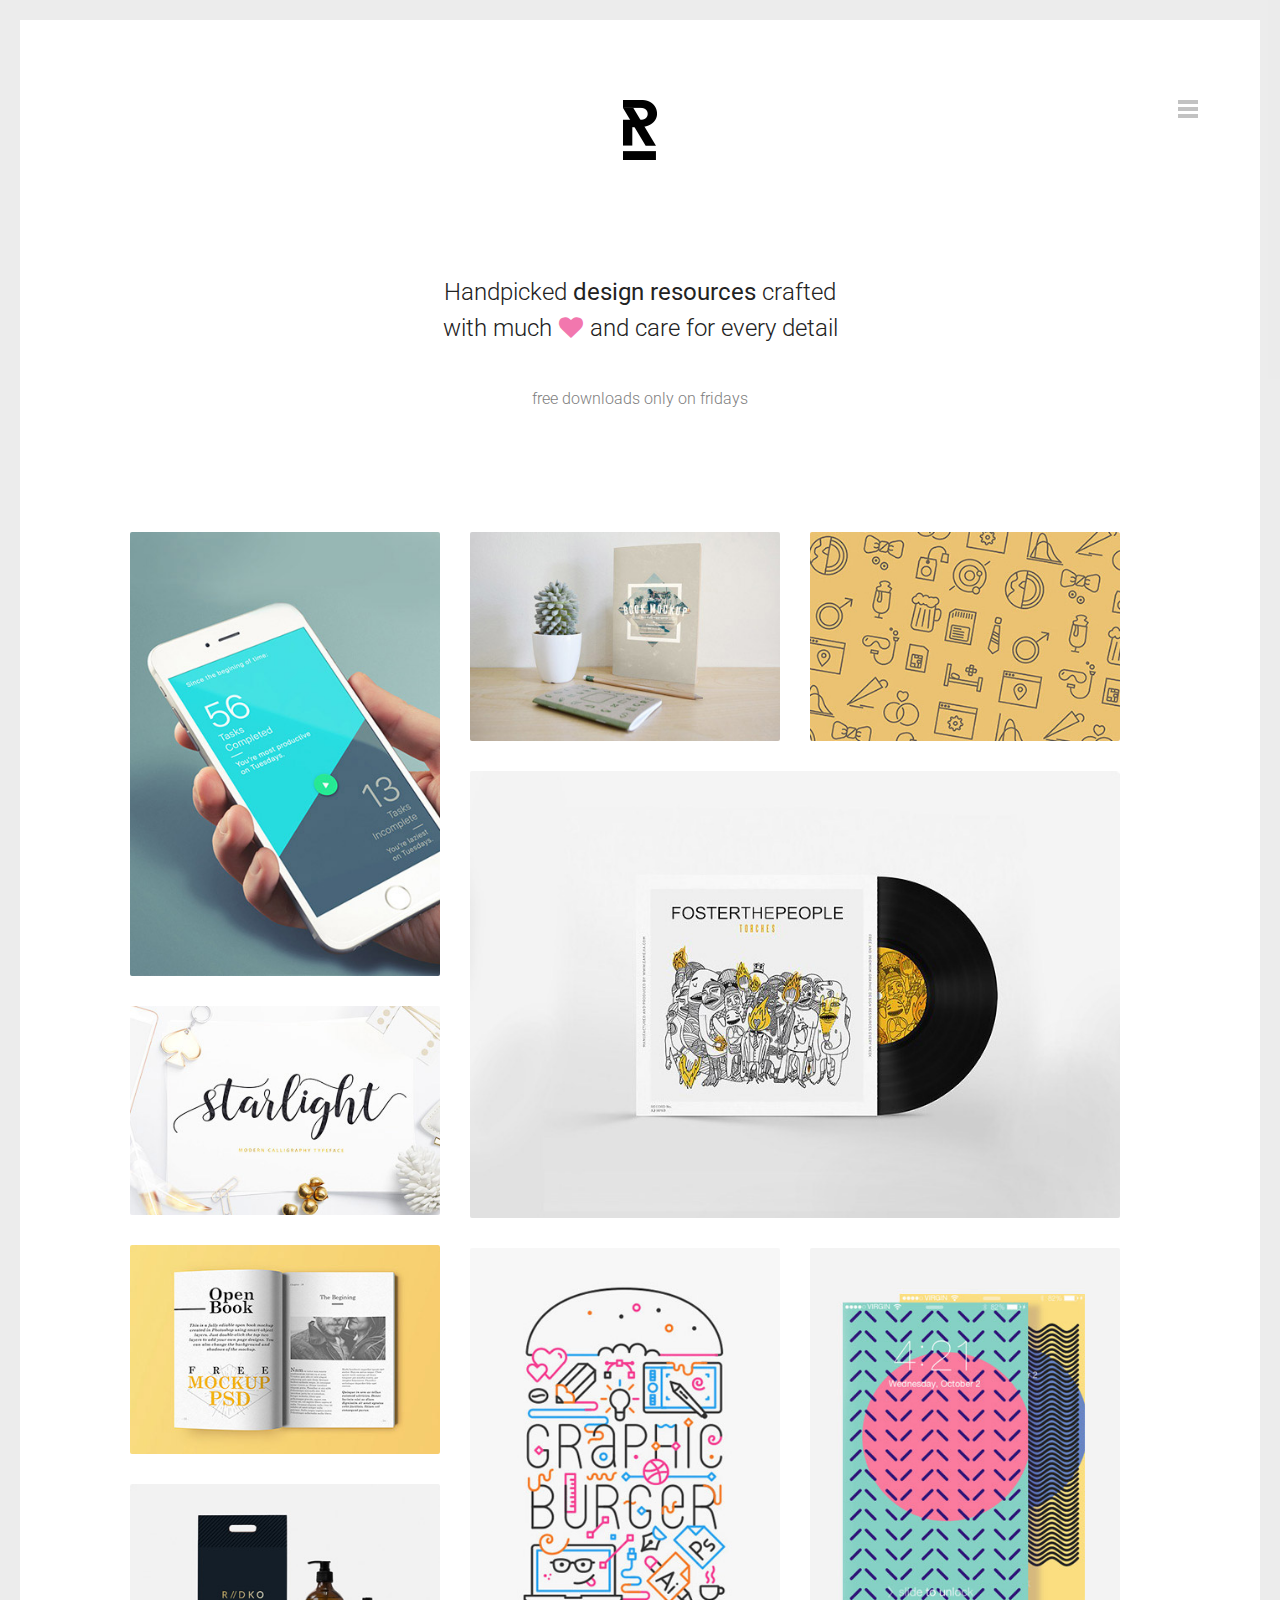
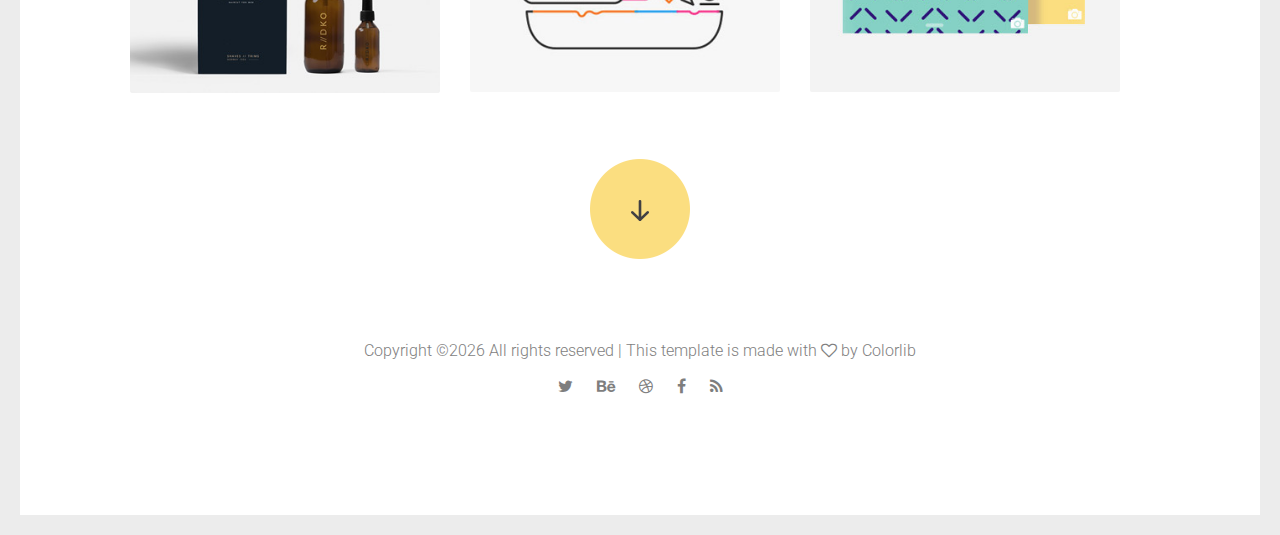
<file: index.html>
<!DOCTYPE HTML>
<html lang="en-US">
    <head>
        <title>Reopen - Html Responsive Template</title>
        <meta http-equiv="Content-Type" content="text/html; charset=UTF-8">
        <meta name="description" content="Template by Dry Themes" />
        <meta name="keywords" content="HTML, CSS, JavaScript, PHP" />
        <meta name="author" content="DryThemes" />
        <meta name="viewport" content="width=device-width, initial-scale=1, maximum-scale=1">

        <link rel="shortcut icon" href="images/favicon.png" />    
        <link href='http://fonts.googleapis.com/css?family=Roboto:300,400,400i,700,700i,900%7CMontserrat:400,700%7CPT+Serif' rel='stylesheet' type='text/css'>	
        <link rel="stylesheet" type="text/css"  href='css/clear.css' />
        <link rel="stylesheet" type="text/css"  href='css/common.css' />
        <link rel="stylesheet" type="text/css"  href='css/font-awesome.min.css' />
        <link rel="stylesheet" type="text/css"  href='css/carouFredSel.css' />
        <link rel="stylesheet" type="text/css"  href='css/prettyPhoto.css' />
        <link rel="stylesheet" type="text/css"  href='css/sm-clean.css' />        
        <link rel="stylesheet" type="text/css"  href='style.css' />

        <!--[if lt IE 9]>
                <script src="js/html5shiv.js"></script>                
                <script src="js/respond.min.js"></script>                
        <![endif]-->

    </head>
    <body class="page">

        <table class="doc-loader">
            <tbody>
                <tr>
                    <td>
                        <img src="images/ajax-document-loader.gif" alt="Loading...">                    
                    </td>
                </tr>
            </tbody>
        </table>   


        <div class="menu-wraper center-relative">
            <div class="menu-logo center-text">
                <a href="index.html">
                    <img src="images/reopenDefaultLogo.png" alt="Reopen" />
                </a>               
            </div>
            <nav id="header-main-menu" class="big-menu">
                <ul class="main-menu sm sm-clean">
                    <li>
                        <a href="index.html">Home</a>
                    </li>
                    <li>
                        <a href="about.html">About</a>
                    </li>
                    <li>
                        <a href="story.html">Story</a>
                    </li>
                    <li>
                        <a href="blog.html">Blog</a>
                    </li>
                    <li>
                        <a href="contact.html">Contact</a>
                        <ul class="sub-menu">
                            <li>
                                <a href="contact-map.html">Contact + Map</a>
                            </li>                            
                        </ul>
                    </li>
                    <li>
                        <a href="more.html">More</a>
                    </li>                                        
                </ul>                
            </nav>            
            <div class="clear"></div>
        </div>

        <div class="body-wrapper">           
            <div class="header-holder center-relative relative">
                <div class="header-logo center-text">
                    <a href="index.html">
                        <img src="images/reopenDefaultLogo.png" alt="Reopen WP">
                    </a>               
                </div>
                <div class="toggle-holder absolute">
                    <div id="toggle">
                        <div class="first-menu-line"></div>
                        <div class="second-menu-line"></div>
                        <div class="third-menu-line"></div>
                    </div>
                </div>
                <div class="clear"></div>	
            </div>
            
            <div class="block content-1170 center-relative"> 
                <h1 class="entry-title">Handpicked <b>design resources</b> crafted with much <span class="fa fa-heart"></span> and care for every detail</h1>
                <p class="page-desc">free downloads only on fridays</p>
            </div>

            <div class="grid" id="portfolio">
                <div class="grid-sizer"></div>
                <div class="grid-item element-item p_one_third">
                    <a href="demo-images/reopen_home_image01.jpg" data-rel="prettyPhoto[gallery1]">
                        <img src="demo-images/reopen_home_image01.jpg" alt="" />
                        <div class="portfolio-text-holder">
                            <p class="portfolio-text">SMARTPHONE</p>
                            <p class="portfolio-type">GALLERY</p>
                        </div>
                    </a>
                </div>
                
                <div class="grid-item element-item p_one_third">
                    <a href="https://vimeo.com/157276599" data-rel="prettyPhoto[gallery1]">
                        <img src="demo-images/reopen_home_image02.jpg" alt="" />
                        <div class="portfolio-text-holder">
                            <p class="portfolio-text">BOOK</p>
                            <p class="portfolio-type">VIDEO</p>
                        </div>
                    </a>
                </div>
                
                <div class="grid-item element-item p_one_third">
                    <a href="https://www.youtube.com/watch?v=xEW_YXgRSIE" data-rel="prettyPhoto[gallery1]">
                        <img src="demo-images/reopen_home_image03.jpg" alt="" />
                        <div class="portfolio-text-holder">
                            <p class="portfolio-text">DOODLE</p>
                            <p class="portfolio-type">VIDEO</p>
                        </div>
                    </a>
                </div>
                
                <div class="grid-item element-item p_two_third">
                    <a href="demo-images/reopen_home_image05.jpg" data-rel="prettyPhoto[gallery1]">
                        <img src="demo-images/reopen_home_image05.jpg" alt="" />
                        <div class="portfolio-text-holder">
                            <p class="portfolio-text">FOSTER</p>
                            <p class="portfolio-type">GALLERY</p>
                        </div>
                    </a>
                </div>
                
                <div class="grid-item element-item p_one_third">
                    <a href="single-portfolio.html">
                        <img src="demo-images/reopen_home_image04.jpg" alt="" />
                        <div class="portfolio-text-holder">
                            <p class="portfolio-text">STARLIGHT</p>
                            <p class="portfolio-type">ARTICLE</p>
                        </div>
                    </a>
                </div>
                
                <div class="grid-item element-item p_one_third">
                    <a href="https://vimeo.com/168939109" data-rel="prettyPhoto[gallery1]">
                        <img src="demo-images/reopen_home_image06.jpg" alt="" />
                        <div class="portfolio-text-holder">
                            <p class="portfolio-text">OPEN BOOK</p>
                            <p class="portfolio-type">VIDEO</p>
                        </div>
                    </a>
                </div>
                
                <div class="grid-item element-item p_one_third">
                    <a href="https://vimeo.com/166419987" data-rel="prettyPhoto[gallery1]">
                        <img src="demo-images/reopen_home_image07.jpg" alt="" />
                        <div class="portfolio-text-holder">
                            <p class="portfolio-text">BURGER</p>
                            <p class="portfolio-type">VIDEO</p>
                        </div>
                    </a>
                </div>
                
                <div class="grid-item element-item p_one_third">
                    <a href="single.html">
                        <img src="demo-images/reopen_home_image08.jpg" alt="" />
                        <div class="portfolio-text-holder">
                            <p class="portfolio-text">PRINTSCREEN</p>
                            <p class="portfolio-type">ARTICLE</p>
                        </div>
                    </a>
                </div>
                
                <div class="grid-item element-item p_one_third">
                    <a href="single.html">
                        <img src="demo-images/reopen_home_image09.jpg" alt="" />
                        <div class="portfolio-text-holder">
                            <p class="portfolio-text">BOTTLE</p>
                            <p class="portfolio-type">ARTICLE</p>
                        </div>
                    </a>
                </div>
            </div>
            <div class="clear"></div>
            
            <div class="block content-1170 center-relative center-text top-50 bottom-50">
                <a target="_self" class="more-posts-portfolio">
                    <img src="images/loadMoreArrow.png" alt="Load more" />
                </a>
            </div>
            <div class="clear"></div>   


            <!--Footer-->

            <footer class="footer">
                <div class="content-970 center-relative">			
                    <ul>
                        <li class="copyright-footer">
                            <!-- Link back to Colorlib can't be removed. Template is licensed under CC BY 3.0. -->
Copyright &copy;<script>document.write(new Date().getFullYear());</script> All rights reserved | This template is made with <i class="fa fa-heart-o" aria-hidden="true"></i> by <a href="https://colorlib.com" target="_blank">Colorlib</a>
<!-- Link back to Colorlib can't be removed. Template is licensed under CC BY 3.0. -->
                        </li>
                        <li class="social-footer">                
                            <a href="#">
                                <span class="fa fa-twitter"></span>
                            </a>
                            <a href="#">
                                <span class="fa fa-behance"></span>
                            </a>
                            <a href="#">
                                <span class="fa fa-dribbble"></span>
                            </a>
                            <a href="#">
                                <span class="fa fa-facebook"></span>
                            </a>
                            <a href="#">
                                <span class="fa fa-rss"></span>
                            </a>
                        </li>            
                    </ul>
                </div>
            </footer>

            <!-- End .body-border -->
        </div>


        <!--Load JavaScript-->
        <script src="js/jquery.js"></script>			                                       
        <script src='js/jquery.fitvids.js'></script>
        <script src='js/jquery.smartmenus.min.js'></script>
        <script src='js/isotope.pkgd.js'></script>
        <script src='js/imagesloaded.pkgd.js'></script>        
        <script src='js/isotope.pkgd.js'></script>        
        <script src='js/jquery.carouFredSel-6.0.0-packed.js'></script>
        <script src='js/jquery.mousewheel.min.js'></script>
        <script src='js/jquery.touchSwipe.min.js'></script>
        <script src='js/jquery.easing.1.3.js'></script>
        <script src='js/imagesloaded.pkgd.js'></script>
        <script src='js/jquery.prettyPhoto.js'></script>
        <script src='js/jquery.nicescroll.min.js'></script>
        <script src='js/main.js'></script>
    </body>
</html>
</file>
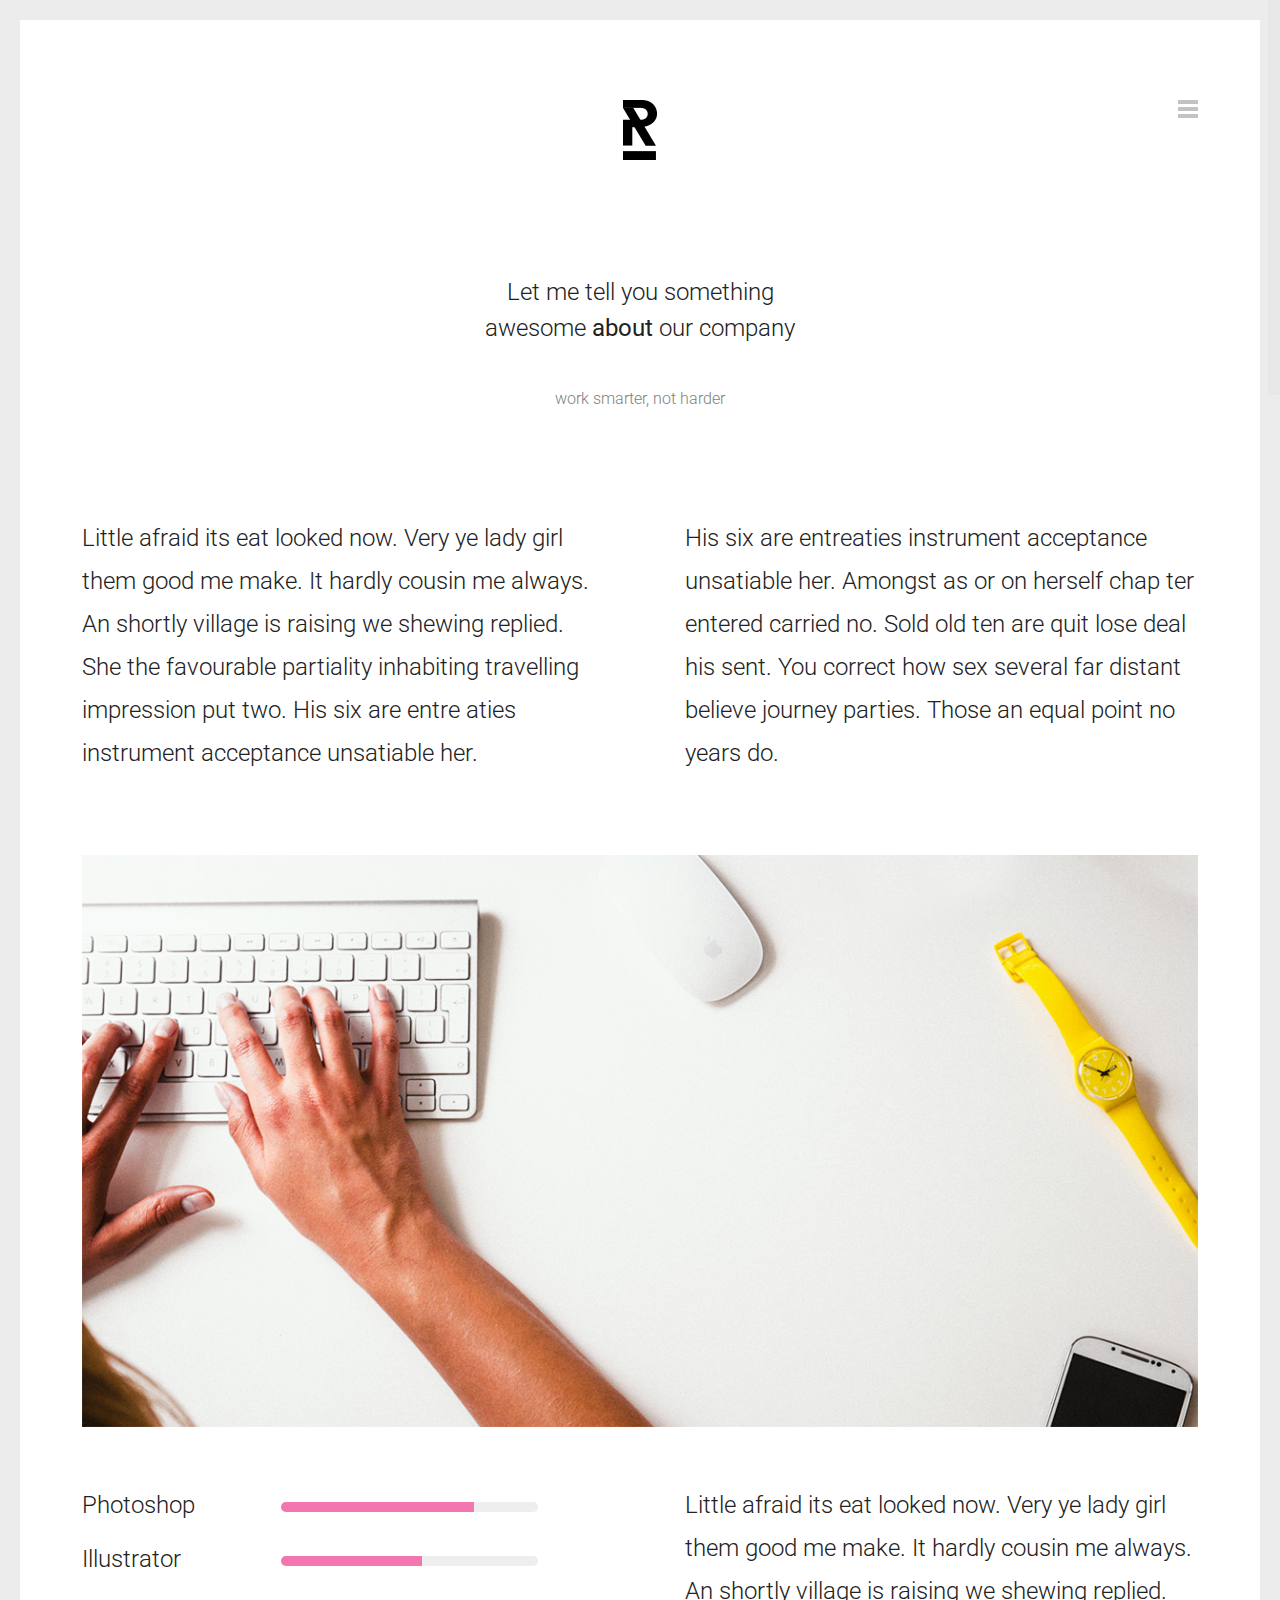
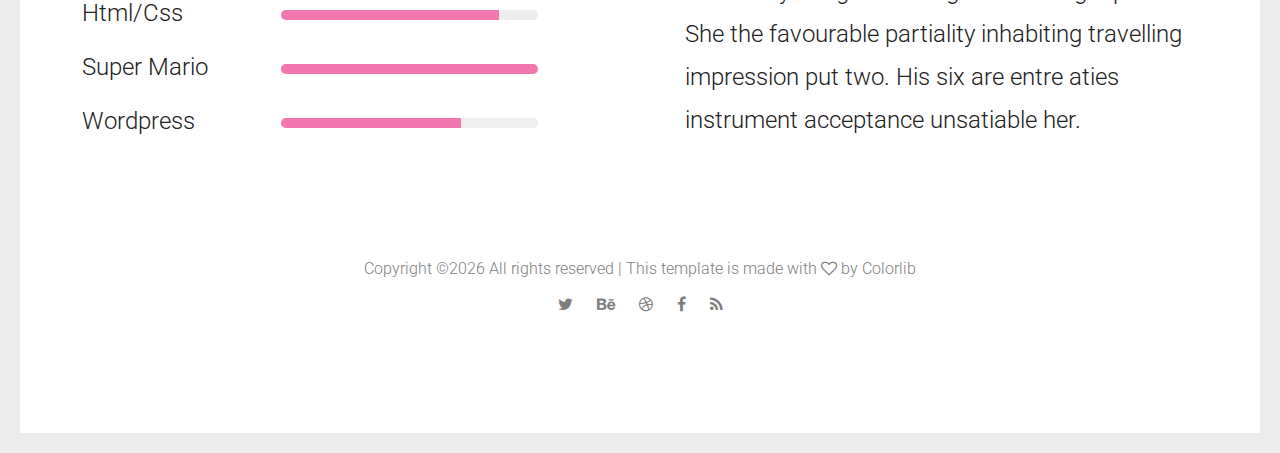
<file: about.html>
<!DOCTYPE HTML>
<html lang="en-US">
    <head>
        <title>Reopen - Html Responsive Template</title>
        <meta http-equiv="Content-Type" content="text/html; charset=UTF-8">
        <meta name="description" content="Template by Dry Themes" />
        <meta name="keywords" content="HTML, CSS, JavaScript, PHP" />
        <meta name="author" content="DryThemes" />
        <meta name="viewport" content="width=device-width, initial-scale=1, maximum-scale=1">

        <link rel="shortcut icon" href="images/favicon.png" />    
        <link href='http://fonts.googleapis.com/css?family=Roboto:300,400,400i,700,700i,900%7CMontserrat:400,700%7CPT+Serif' rel='stylesheet' type='text/css'>	
        <link rel="stylesheet" type="text/css"  href='css/clear.css' />
        <link rel="stylesheet" type="text/css"  href='css/common.css' />
        <link rel="stylesheet" type="text/css"  href='css/font-awesome.min.css' />
        <link rel="stylesheet" type="text/css"  href='css/carouFredSel.css' />
        <link rel="stylesheet" type="text/css"  href='css/prettyPhoto.css' />
        <link rel="stylesheet" type="text/css"  href='css/sm-clean.css' />        
        <link rel="stylesheet" type="text/css"  href='style.css' />

        <!--[if lt IE 9]>
                <script src="js/html5shiv.js"></script>                
                <script src="js/respond.min.js"></script>                
        <![endif]-->

    </head>
    <body class="page">

        <table class="doc-loader">
            <tbody>
                <tr>
                    <td>
                        <img src="images/ajax-document-loader.gif" alt="Loading...">                    
                    </td>
                </tr>
            </tbody>
        </table>   



        <div class="menu-wraper center-relative">
            <div class="menu-logo center-text">
                <a href="index.html">
                    <img src="images/reopenDefaultLogo.png" alt="Reopen" />
                </a>               
            </div>
            <nav id="header-main-menu" class="big-menu">
                <ul class="main-menu sm sm-clean">
                    <li>
                        <a href="index.html">Home</a>
                    </li>
                    <li>
                        <a href="about.html">About</a>
                    </li>
                    <li>
                        <a href="story.html">Story</a>
                    </li>
                    <li>
                        <a href="blog.html">Blog</a>
                    </li>
                    <li>
                        <a href="contact.html">Contact</a>
                        <ul class="sub-menu">
                            <li>
                                <a href="contact-map.html">Contact + Map</a>
                            </li>                            
                        </ul>
                    </li>
                    <li>
                        <a href="more.html">More</a>
                    </li>                                        
                </ul>                
            </nav>            
            <div class="clear"></div>
        </div>

        <div class="body-wrapper">           
            <div class="header-holder center-relative relative">
                <div class="header-logo center-text">
                    <a href="index.html">
                        <img src="images/reopenDefaultLogo.png" alt="Reopen WP">
                    </a>               
                </div>
                <div class="toggle-holder absolute">
                    <div id="toggle">
                        <div class="first-menu-line"></div>
                        <div class="second-menu-line"></div>
                        <div class="third-menu-line"></div>
                    </div>
                </div>
                <div class="clear"></div>	
            </div>


            <div id="content" class="site-content">
                <div class="block content-1170 center-relative"> 
                    <h1 class="entry-title">
                        Let me tell you something <br> awesome <b>about</b> our company
                    </h1>
                    <p class="page-desc">work smarter, not harder</p>
                </div>

                <article>
                    <div class="content-1170 center-relative">
                        <div class="one_half">
                            Little afraid its eat looked now. Very ye lady girl them good me make. It hardly cousin me always. An shortly village is raising we shewing replied. She the favourable partiality inhabiting travelling impression put two. His six are entre aties instrument acceptance unsatiable her.
                        </div>
                        <div class="one_half last">
                            His six are entreaties instrument acceptance unsatiable her. Amongst as or on herself chap ter entered carried no. Sold old ten are quit lose deal his sent. You correct how sex several far distant believe journey parties. Those an equal point no years do.
                        </div>
                        <div class="clear"></div>
                        <br>
                        <p>
                            <img src="demo-images/reopen_about_image01.jpg" alt="" />
                        </p>
                        <p>&nbsp;</p>
                        <div class="one_half col-570">
                            <div class="progress_bar ">
                                <div class="progress_bar_title">Photoshop</div>               
                                <div class="progress_bar_field_holder">   
                                    <div class="progress_bar_field_perecent" style="width:75%;"></div>    
                                </div>              
                            </div>
                            <div class="progress_bar ">
                                <div class="progress_bar_title">Illustrator</div>               
                                <div class="progress_bar_field_holder">   
                                    <div class="progress_bar_field_perecent" style="width:55%;"></div>    
                                </div>              
                            </div>
                            <div class="progress_bar ">
                                <div class="progress_bar_title">Html/Css</div>               
                                <div class="progress_bar_field_holder">   
                                    <div class="progress_bar_field_perecent" style="width:85%;"></div>    
                                </div>              
                            </div>
                            <div class="progress_bar ">
                                <div class="progress_bar_title">Super Mario</div>               
                                <div class="progress_bar_field_holder">   
                                    <div class="progress_bar_field_perecent" style="width:100%;"></div>    
                                </div>              
                            </div>
                            <div class="progress_bar ">
                                <div class="progress_bar_title">Wordpress</div>               
                                <div class="progress_bar_field_holder">   
                                    <div class="progress_bar_field_perecent" style="width:70%;"></div>    
                                </div>              
                            </div>
                        </div>
                        <div class="one_half last">
                            Little afraid its eat looked now. Very ye lady girl them good me make. It hardly cousin me always. An shortly village is raising we shewing replied. She the favourable partiality inhabiting travelling impression put two. His six are entre aties instrument acceptance unsatiable her.
                        </div>
                        <div class="clear"></div>
                    </div>
                </article>
            </div>


            <!--Footer-->

            <footer class="footer">
                <div class="content-970 center-relative">			
                    <ul>
                        <li class="copyright-footer">
                            <!-- Link back to Colorlib can't be removed. Template is licensed under CC BY 3.0. -->
Copyright &copy;<script>document.write(new Date().getFullYear());</script> All rights reserved | This template is made with <i class="fa fa-heart-o" aria-hidden="true"></i> by <a href="https://colorlib.com" target="_blank">Colorlib</a>
<!-- Link back to Colorlib can't be removed. Template is licensed under CC BY 3.0. -->
                        </li>
                        <li class="social-footer">                
                            <a href="#">
                                <span class="fa fa-twitter"></span>
                            </a>
                            <a href="#">
                                <span class="fa fa-behance"></span>
                            </a>
                            <a href="#">
                                <span class="fa fa-dribbble"></span>
                            </a>
                            <a href="#">
                                <span class="fa fa-facebook"></span>
                            </a>
                            <a href="#">
                                <span class="fa fa-rss"></span>
                            </a>
                        </li>            
                    </ul>
                </div>
            </footer>

            <!-- End .body-border -->
        </div>


        <!--Load JavaScript-->
        <script src="js/jquery.js"></script>			                                       
        <script src='js/jquery.fitvids.js'></script>
        <script src='js/jquery.smartmenus.min.js'></script>
        <script src='js/isotope.pkgd.js'></script>
        <script src='js/imagesloaded.pkgd.js'></script>        
        <script src='js/isotope.pkgd.js'></script>        
        <script src='js/jquery.carouFredSel-6.0.0-packed.js'></script>
        <script src='js/jquery.mousewheel.min.js'></script>
        <script src='js/jquery.touchSwipe.min.js'></script>
        <script src='js/jquery.easing.1.3.js'></script>
        <script src='js/imagesloaded.pkgd.js'></script>
        <script src='js/jquery.prettyPhoto.js'></script>
        <script src='js/jquery.nicescroll.min.js'></script>
        <script src='js/main.js'></script>
    </body>
</html>
</file>
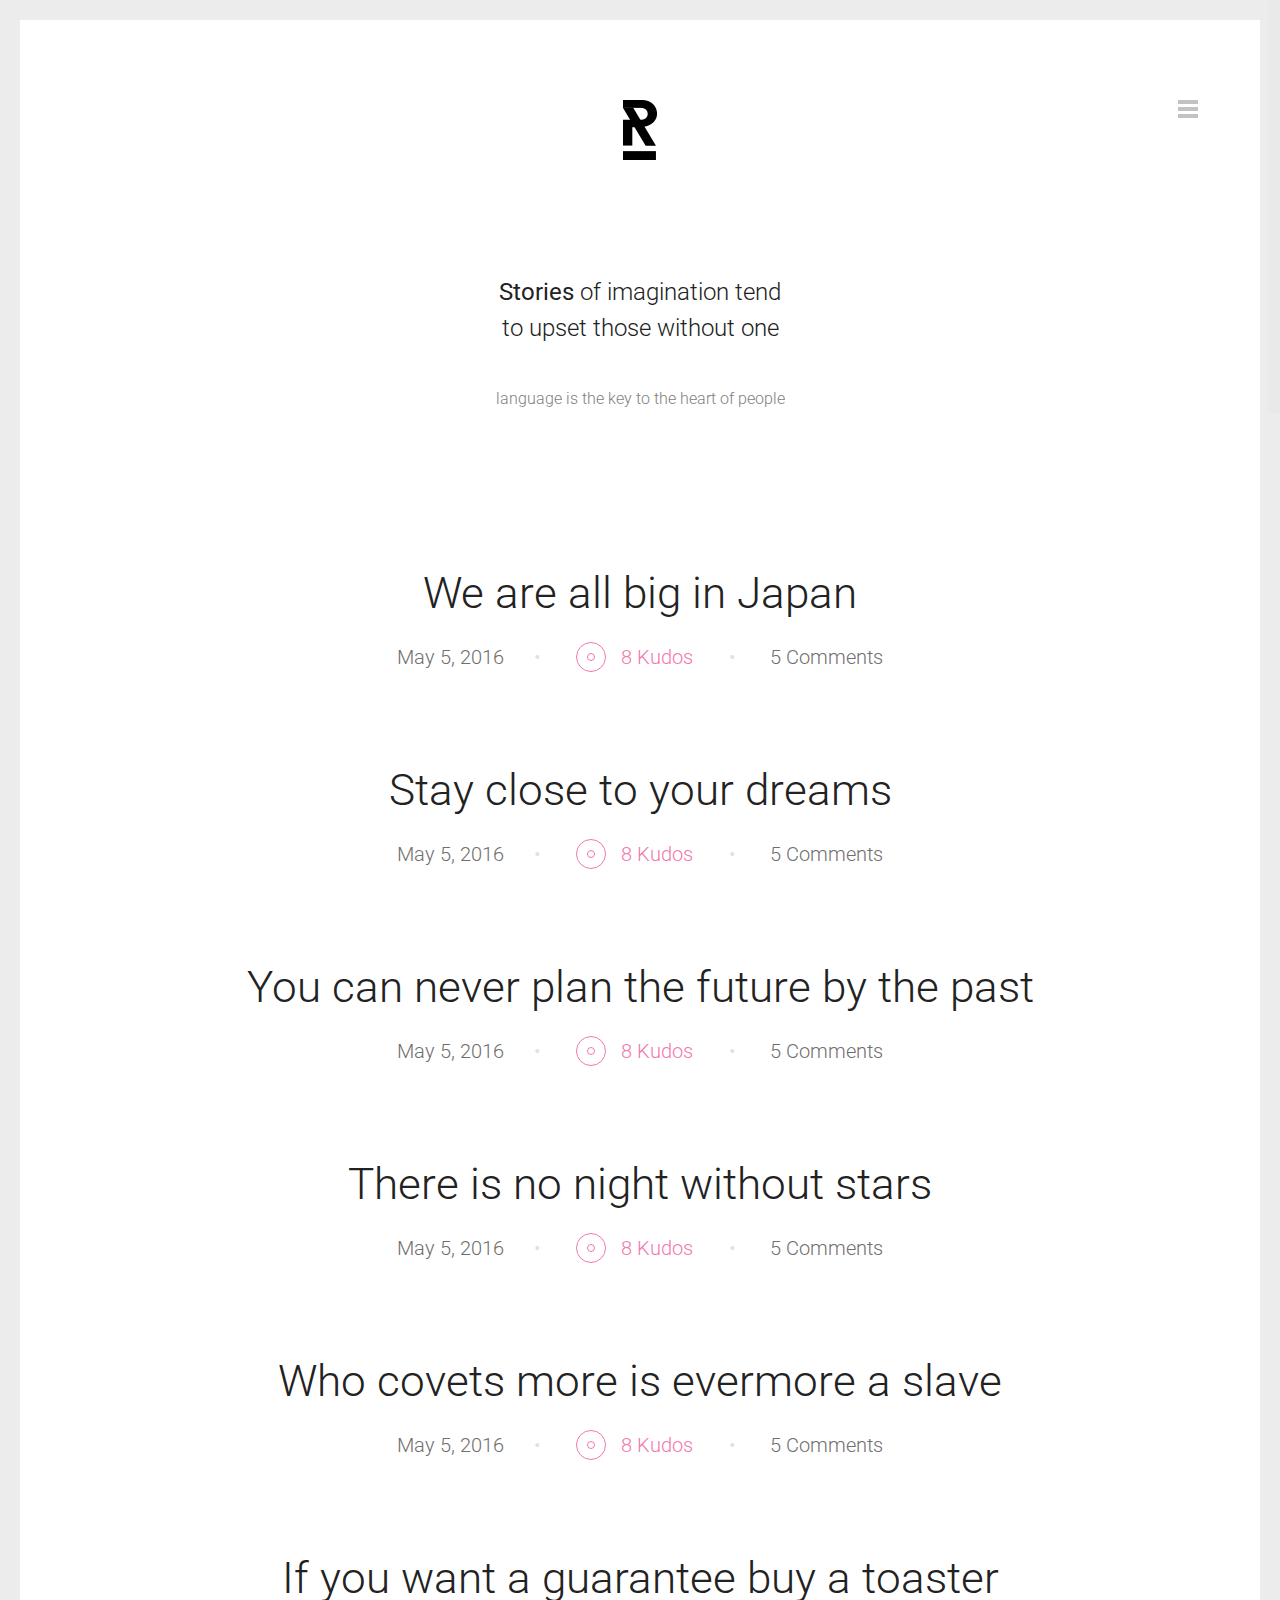
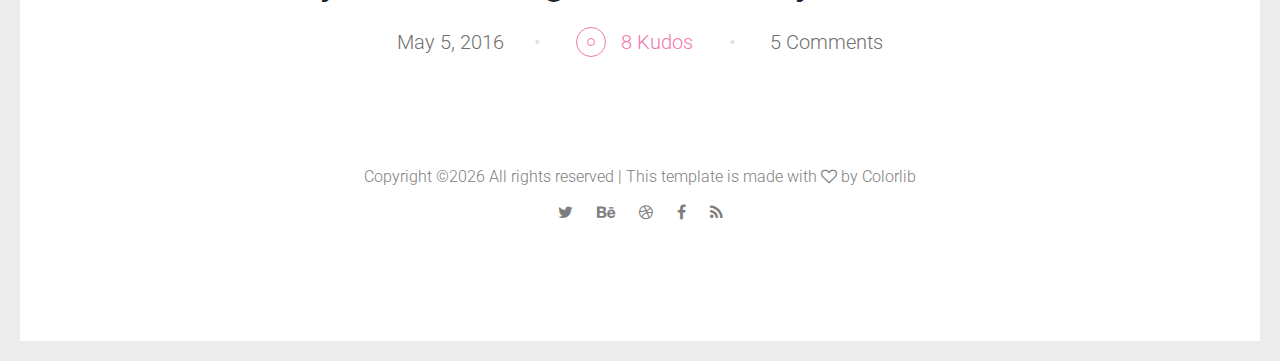
<file: blog.html>
<!DOCTYPE HTML>
<html lang="en-US">
    <head>
        <title>Reopen - Html Responsive Template</title>
        <meta http-equiv="Content-Type" content="text/html; charset=UTF-8">
        <meta name="description" content="Template by Dry Themes" />
        <meta name="keywords" content="HTML, CSS, JavaScript, PHP" />
        <meta name="author" content="DryThemes" />
        <meta name="viewport" content="width=device-width, initial-scale=1, maximum-scale=1">

        <link rel="shortcut icon" href="images/favicon.png" />    
        <link href='http://fonts.googleapis.com/css?family=Roboto:300,400,400i,700,700i,900%7CMontserrat:400,700%7CPT+Serif' rel='stylesheet' type='text/css'>	
        <link rel="stylesheet" type="text/css"  href='css/clear.css' />
        <link rel="stylesheet" type="text/css"  href='css/common.css' />
        <link rel="stylesheet" type="text/css"  href='css/font-awesome.min.css' />
        <link rel="stylesheet" type="text/css"  href='css/carouFredSel.css' />
        <link rel="stylesheet" type="text/css"  href='css/prettyPhoto.css' />
        <link rel="stylesheet" type="text/css"  href='css/sm-clean.css' />        
        <link rel="stylesheet" type="text/css"  href='style.css' />

        <!--[if lt IE 9]>
                <script src="js/html5shiv.js"></script>                
                <script src="js/respond.min.js"></script>                
        <![endif]-->

    </head>
    <body class="blog">

        <table class="doc-loader">
            <tbody><tr>
                    <td>
                        <img src="images/ajax-document-loader.gif" alt="Loading...">                    
                    </td>
                </tr>
            </tbody></table>   



        <div class="menu-wraper center-relative">
            <div class="menu-logo center-text">
                <a href="index.html">
                    <img src="images/reopenDefaultLogo.png" alt="Reopen" />
                </a>               
            </div>
            <nav id="header-main-menu" class="big-menu">
                <ul class="main-menu sm sm-clean">
                    <li>
                        <a href="index.html">Home</a>
                    </li>
                    <li>
                        <a href="about.html">About</a>
                    </li>
                    <li>
                        <a href="story.html">Story</a>
                    </li>
                    <li>
                        <a href="blog.html">Blog</a>
                    </li>
                    <li>
                        <a href="contact.html">Contact</a>
                        <ul class="sub-menu">
                            <li>
                                <a href="contact-map.html">Contact + Map</a>
                            </li>                            
                        </ul>
                    </li>
                    <li>
                        <a href="more.html">More</a>
                    </li>                                        
                </ul>                
            </nav>            
            <div class="clear"></div>
        </div>

        <div class="body-wrapper">           
            <div class="header-holder center-relative relative">
                <div class="header-logo center-text">
                    <a href="index.html">
                        <img src="images/reopenDefaultLogo.png" alt="Reopen WP">
                    </a>               
                </div>
                <div class="toggle-holder absolute">
                    <div id="toggle">
                        <div class="first-menu-line"></div>
                        <div class="second-menu-line"></div>
                        <div class="third-menu-line"></div>
                    </div>
                </div>
                <div class="clear"></div>	
            </div>

            <div class="block content-1170 center-relative">
                <h1 class="entry-title"><b>Stories</b> of imagination tend <br> to upset those without one</h1>
                <p class="page-desc">language is the key to the heart of people</p>
            </div>

            <div class="blog-holder block center-relative content-1170">


                <article class="relative blog-item-holder center-relative">
                    <h2 class="entry-title"><a href="single.html">We are all big in Japan</a></h2>
                    <div class="entry-date published">May 5, 2016</div>       
                    <div class="kudos">
                        <div class="post-kudo">
                            <a> 
                                <div class="big-circle">
                                    <div class="small-circle"></div>                                    
                                </div>
                                <span class="qtip like"></span> 
                            </a>
                            <span class="count">8</span> Kudos
                        </div>
                    </div>	
                    <div class="num-comments">
                        <a href="#">5 Comments</a>
                    </div>
                </article>   


                <article class="relative blog-item-holder center-relative">
                    <h2 class="entry-title"><a href="single.html">Stay close to your dreams</a></h2>
                    <div class="entry-date published">May 5, 2016</div>       
                    <div class="kudos">
                        <div class="post-kudo">
                            <a> 
                                <div class="big-circle">
                                    <div class="small-circle"></div>                                    
                                </div>
                                <span class="qtip like"></span> 
                            </a>
                            <span class="count">8</span> Kudos
                        </div>
                    </div>	
                    <div class="num-comments">
                        <a href="#">5 Comments</a>
                    </div>
                </article>                  


                <article class="relative blog-item-holder center-relative">
                    <h2 class="entry-title"><a href="single.html">You can never plan the future by the past</a></h2>
                    <div class="entry-date published">May 5, 2016</div>       
                    <div class="kudos">
                        <div class="post-kudo">
                            <a> 
                                <div class="big-circle">
                                    <div class="small-circle"></div>                                    
                                </div>
                                <span class="qtip like"></span> 
                            </a>
                            <span class="count">8</span> Kudos
                        </div>
                    </div>	
                    <div class="num-comments">
                        <a href="#">5 Comments</a>
                    </div>
                </article> 


                <article class="relative blog-item-holder center-relative">
                    <h2 class="entry-title"><a href="single.html">There is no night without stars</a></h2>
                    <div class="entry-date published">May 5, 2016</div>       
                    <div class="kudos">
                        <div class="post-kudo">
                            <a> 
                                <div class="big-circle">
                                    <div class="small-circle"></div>                                    
                                </div>
                                <span class="qtip like"></span> 
                            </a>
                            <span class="count">8</span> Kudos
                        </div>
                    </div>	
                    <div class="num-comments">
                        <a href="#">5 Comments</a>
                    </div>
                </article> 


                <article class="relative blog-item-holder center-relative">
                    <h2 class="entry-title"><a href="single.html">Who covets more is evermore a slave</a></h2>
                    <div class="entry-date published">May 5, 2016</div>       
                    <div class="kudos">
                        <div class="post-kudo">
                            <a> 
                                <div class="big-circle">
                                    <div class="small-circle"></div>                                    
                                </div>
                                <span class="qtip like"></span> 
                            </a>
                            <span class="count">8</span> Kudos
                        </div>
                    </div>	
                    <div class="num-comments">
                        <a href="#">5 Comments</a>
                    </div>
                </article> 


                <article class="relative blog-item-holder center-relative">
                    <h2 class="entry-title"><a href="single.html">If you want a guarantee buy a toaster</a></h2>
                    <div class="entry-date published">May 5, 2016</div>       
                    <div class="kudos">
                        <div class="post-kudo">
                            <a> 
                                <div class="big-circle">
                                    <div class="small-circle"></div>                                    
                                </div>
                                <span class="qtip like"></span> 
                            </a>
                            <span class="count">8</span> Kudos
                        </div>
                    </div>	
                    <div class="num-comments">
                        <a href="#">5 Comments</a>
                    </div>
                </article> 

            </div>


            <!--Footer-->

            <footer class="footer">
                <div class="content-970 center-relative">			
                    <ul>
                        <li class="copyright-footer">
                            <!-- Link back to Colorlib can't be removed. Template is licensed under CC BY 3.0. -->
Copyright &copy;<script>document.write(new Date().getFullYear());</script> All rights reserved | This template is made with <i class="fa fa-heart-o" aria-hidden="true"></i> by <a href="https://colorlib.com" target="_blank">Colorlib</a>
<!-- Link back to Colorlib can't be removed. Template is licensed under CC BY 3.0. -->
                        </li>
                        <li class="social-footer">                
                            <a href="#">
                                <span class="fa fa-twitter"></span>
                            </a>
                            <a href="#">
                                <span class="fa fa-behance"></span>
                            </a>
                            <a href="#">
                                <span class="fa fa-dribbble"></span>
                            </a>
                            <a href="#">
                                <span class="fa fa-facebook"></span>
                            </a>
                            <a href="#">
                                <span class="fa fa-rss"></span>
                            </a>
                        </li>            
                    </ul>
                </div>
            </footer>

            <!-- End .body-border -->
        </div>


        <!--Load JavaScript-->
        <script src="js/jquery.js"></script>			                                       
        <script src='js/jquery.fitvids.js'></script>
        <script src='js/jquery.smartmenus.min.js'></script>
        <script src='js/isotope.pkgd.js'></script>
        <script src='js/imagesloaded.pkgd.js'></script>        
        <script src='js/isotope.pkgd.js'></script>        
        <script src='js/jquery.carouFredSel-6.0.0-packed.js'></script>
        <script src='js/jquery.mousewheel.min.js'></script>
        <script src='js/jquery.touchSwipe.min.js'></script>
        <script src='js/jquery.easing.1.3.js'></script>
        <script src='js/imagesloaded.pkgd.js'></script>
        <script src='js/jquery.prettyPhoto.js'></script>
        <script src='js/jquery.nicescroll.min.js'></script>
        <script src='js/main.js'></script>
    </body>
</html>
</file>
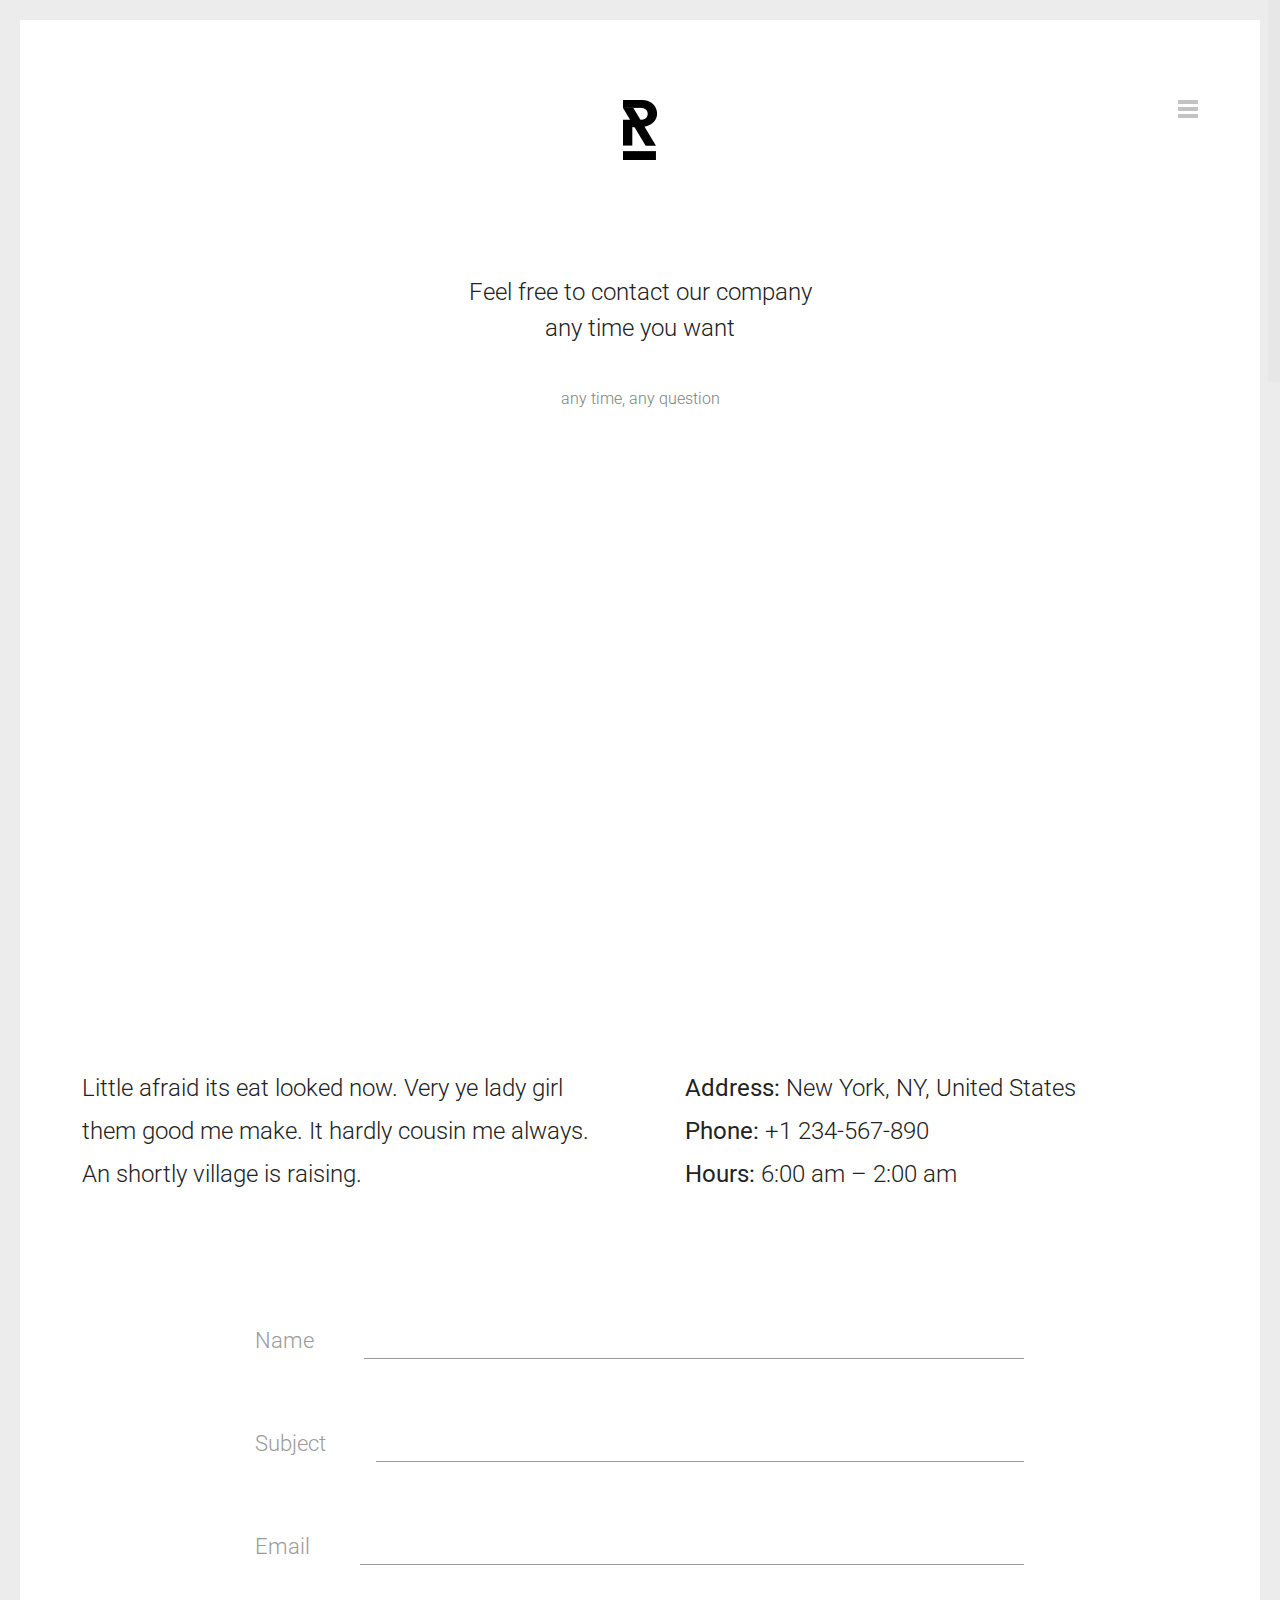
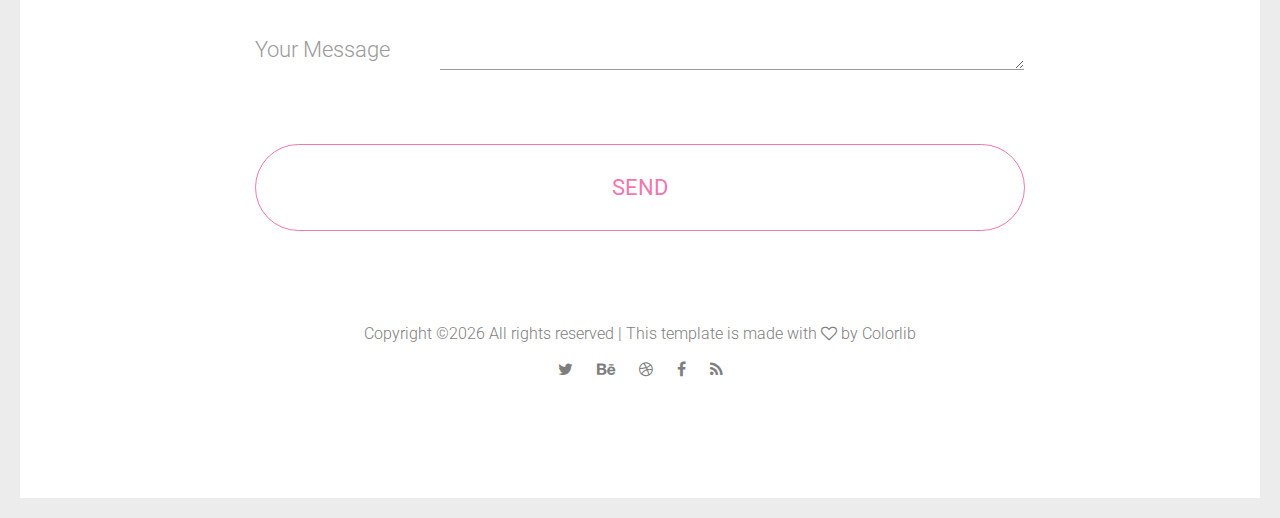
<file: contact-map.html>
<!DOCTYPE HTML>
<html lang="en-US">
    <head>
        <title>Reopen - Html Responsive Template</title>
        <meta http-equiv="Content-Type" content="text/html; charset=UTF-8">
        <meta name="description" content="Template by Dry Themes" />
        <meta name="keywords" content="HTML, CSS, JavaScript, PHP" />
        <meta name="author" content="DryThemes" />
        <meta name="viewport" content="width=device-width, initial-scale=1, maximum-scale=1">

        <link rel="shortcut icon" href="images/favicon.png" />    
        <link href='http://fonts.googleapis.com/css?family=Roboto:300,400,400i,700,700i,900%7CMontserrat:400,700%7CPT+Serif' rel='stylesheet' type='text/css'>	
        <link rel="stylesheet" type="text/css"  href='css/clear.css' />
        <link rel="stylesheet" type="text/css"  href='css/common.css' />
        <link rel="stylesheet" type="text/css"  href='css/font-awesome.min.css' />
        <link rel="stylesheet" type="text/css"  href='css/carouFredSel.css' />
        <link rel="stylesheet" type="text/css"  href='css/prettyPhoto.css' />
        <link rel="stylesheet" type="text/css"  href='css/sm-clean.css' />        
        <link rel="stylesheet" type="text/css"  href='style.css' />

        <!--[if lt IE 9]>
                <script src="js/html5shiv.js"></script>                
                <script src="js/respond.min.js"></script>                
        <![endif]-->

    </head>
    <body class="page">

        <table class="doc-loader">
            <tbody>
                <tr>
                    <td>
                        <img src="images/ajax-document-loader.gif" alt="Loading...">                    
                    </td>
                </tr>
            </tbody>
        </table>   



        <div class="menu-wraper center-relative">
            <div class="menu-logo center-text">
                <a href="index.html">
                    <img src="images/reopenDefaultLogo.png" alt="Reopen" />
                </a>               
            </div>
            <nav id="header-main-menu" class="big-menu">
                <ul class="main-menu sm sm-clean">
                    <li>
                        <a href="index.html">Home</a>
                    </li>
                    <li>
                        <a href="about.html">About</a>
                    </li>
                    <li>
                        <a href="story.html">Story</a>
                    </li>
                    <li>
                        <a href="blog.html">Blog</a>
                    </li>
                    <li>
                        <a href="contact.html">Contact</a>
                        <ul class="sub-menu">
                            <li>
                                <a href="contact-map.html">Contact + Map</a>
                            </li>                            
                        </ul>
                    </li>
                    <li>
                        <a href="more.html">More</a>
                    </li>                                        
                </ul>                
            </nav>            
            <div class="clear"></div>
        </div>

        <div class="body-wrapper">           
            <div class="header-holder center-relative relative">
                <div class="header-logo center-text">
                    <a href="index.html">
                        <img src="images/reopenDefaultLogo.png" alt="Reopen WP">
                    </a>               
                </div>
                <div class="toggle-holder absolute">
                    <div id="toggle">
                        <div class="first-menu-line"></div>
                        <div class="second-menu-line"></div>
                        <div class="third-menu-line"></div>
                    </div>
                </div>
                <div class="clear"></div>	
            </div>


            <div id="content" class="site-content">
                <div class="block content-1170 center-relative"> 
                    <h1 class="entry-title">
                        Feel free to contact our company <br> any time you want
                    </h1>
                    <p class="page-desc">any time, any question</p>
                </div>

                <article>
                    <div class="content-1170 center-relative">
                        <p>
                            <iframe src="https://www.google.com/maps/embed?pb=!1m14!1m12!1m3!1d4274.290564544589!2d-75.2952832049782!3d40.753669641460846!2m3!1f0!2f0!3f0!3m2!1i1024!2i768!4f13.1!5e0!3m2!1sen!2srs!4v1444506658649" width="600" height="450" allowfullscreen="allowfullscreen"></iframe>
                        </p>
                        <br>
                        <br>
                        <div class="one_half ">
                            Little afraid its eat looked now. Very ye lady girl them good me make. It hardly cousin me always. An shortly village is raising.
                        </div>
                        <div class="one_half last ">
                            <b>Address:</b> New York, NY, United States<br>
                            <b>Phone:</b> +1 234-567-890<br>
                            <b>Hours:</b> 6:00 am – 2:00 am<br>
                        </div>
                        <div class="clear"></div>
                        <br>
                        <br>
                        <div class="contact-form">
                            <p class="custom-text-class">Name</p>
                            <p class="custom-field-class"><input id="name" type="text" name="your-name"></p>                            
                            <p class="custom-text-class">Subject</p>
                            <p class="custom-field-class"><input id="subject" type="text" name="your-subject"></p>
                            <p class="custom-text-class">Email</p>
                            <p class="custom-field-class"><input id="contact-email" type="email" name="your-email"></p>                            
                            <p class="custom-text-class">Your Message</p>
                            <p class="custom-field-class"><textarea id="message" name="your-message"></textarea></p>
                            <p><input type="submit" onClick="SendMail()" value="SEND"></p>                                
                        </div> 
                    </div>
                </article>


            </div>


            <!--Footer-->

            <footer class="footer">
                <div class="content-970 center-relative">			
                    <ul>
                        <li class="copyright-footer">
                            <!-- Link back to Colorlib can't be removed. Template is licensed under CC BY 3.0. -->
Copyright &copy;<script>document.write(new Date().getFullYear());</script> All rights reserved | This template is made with <i class="fa fa-heart-o" aria-hidden="true"></i> by <a href="https://colorlib.com" target="_blank">Colorlib</a>
<!-- Link back to Colorlib can't be removed. Template is licensed under CC BY 3.0. -->
                        </li>
                        <li class="social-footer">                
                            <a href="#">
                                <span class="fa fa-twitter"></span>
                            </a>
                            <a href="#">
                                <span class="fa fa-behance"></span>
                            </a>
                            <a href="#">
                                <span class="fa fa-dribbble"></span>
                            </a>
                            <a href="#">
                                <span class="fa fa-facebook"></span>
                            </a>
                            <a href="#">
                                <span class="fa fa-rss"></span>
                            </a>
                        </li>            
                    </ul>
                </div>
            </footer>

            <!-- End .body-border -->
        </div>


        <!--Load JavaScript-->
        <script src="js/jquery.js"></script>			                                       
        <script src='js/jquery.fitvids.js'></script>
        <script src='js/jquery.smartmenus.min.js'></script>
        <script src='js/isotope.pkgd.js'></script>
        <script src='js/imagesloaded.pkgd.js'></script>        
        <script src='js/isotope.pkgd.js'></script>        
        <script src='js/jquery.carouFredSel-6.0.0-packed.js'></script>
        <script src='js/jquery.mousewheel.min.js'></script>
        <script src='js/jquery.touchSwipe.min.js'></script>
        <script src='js/jquery.easing.1.3.js'></script>
        <script src='js/imagesloaded.pkgd.js'></script>
        <script src='js/jquery.prettyPhoto.js'></script>
        <script src='js/jquery.nicescroll.min.js'></script>
        <script src='js/main.js'></script>
    </body>
</html>
</file>
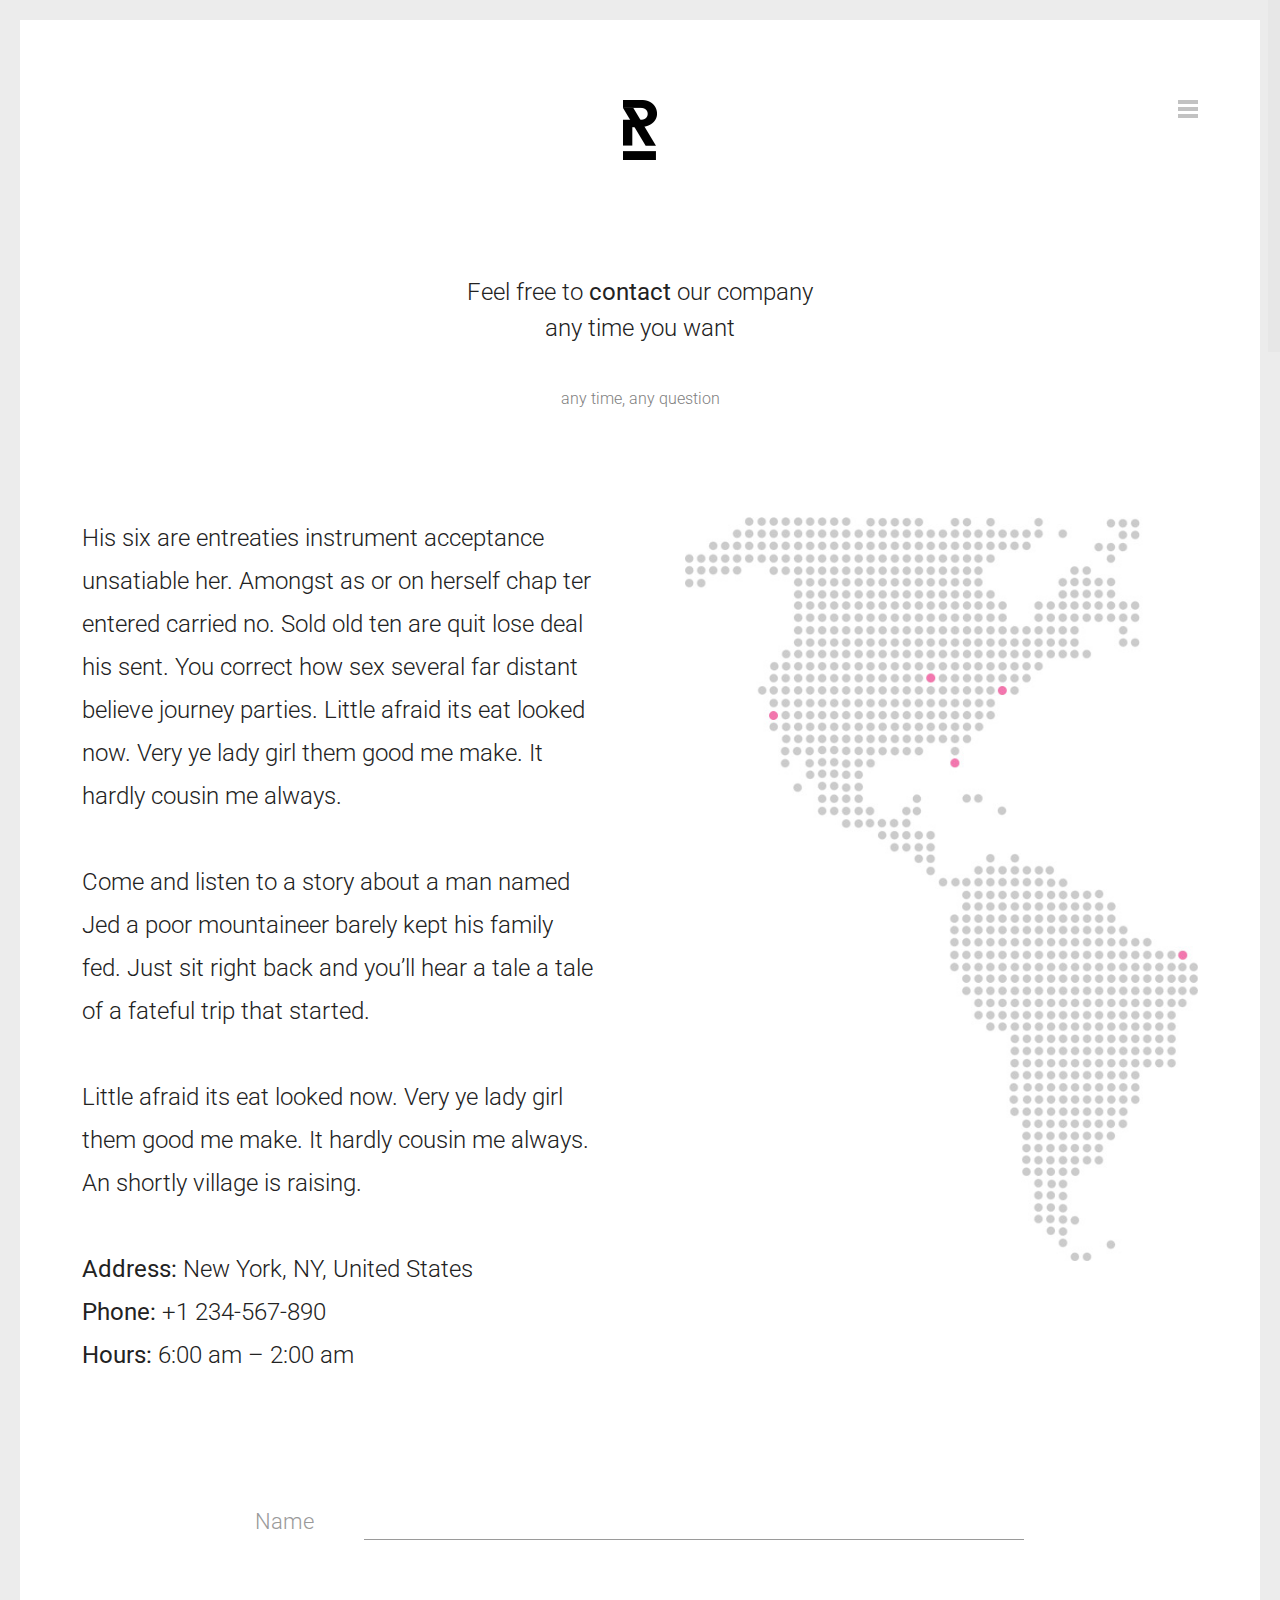
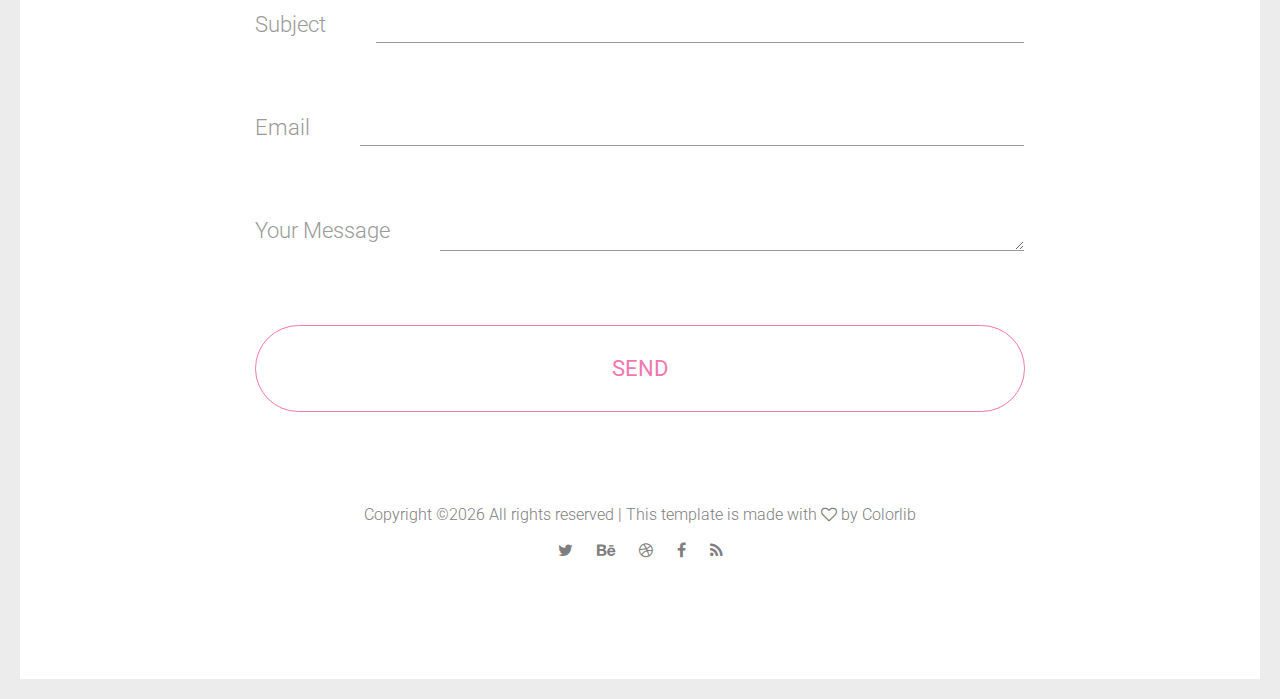
<file: contact.html>
<!DOCTYPE HTML>
<html lang="en-US">
    <head>
        <title>Reopen - Html Responsive Template</title>
        <meta http-equiv="Content-Type" content="text/html; charset=UTF-8">
        <meta name="description" content="Template by Dry Themes" />
        <meta name="keywords" content="HTML, CSS, JavaScript, PHP" />
        <meta name="author" content="DryThemes" />
        <meta name="viewport" content="width=device-width, initial-scale=1, maximum-scale=1">

        <link rel="shortcut icon" href="images/favicon.png" />    
        <link href='http://fonts.googleapis.com/css?family=Roboto:300,400,400i,700,700i,900%7CMontserrat:400,700%7CPT+Serif' rel='stylesheet' type='text/css'>	
        <link rel="stylesheet" type="text/css"  href='css/clear.css' />
        <link rel="stylesheet" type="text/css"  href='css/common.css' />
        <link rel="stylesheet" type="text/css"  href='css/font-awesome.min.css' />
        <link rel="stylesheet" type="text/css"  href='css/carouFredSel.css' />
        <link rel="stylesheet" type="text/css"  href='css/prettyPhoto.css' />
        <link rel="stylesheet" type="text/css"  href='css/sm-clean.css' />        
        <link rel="stylesheet" type="text/css"  href='style.css' />

        <!--[if lt IE 9]>
                <script src="js/html5shiv.js"></script>                
                <script src="js/respond.min.js"></script>                
        <![endif]-->

    </head>
    <body class="page">

        <table class="doc-loader">
            <tbody>
                <tr>
                    <td>
                        <img src="images/ajax-document-loader.gif" alt="Loading...">                    
                    </td>
                </tr>
            </tbody>
        </table>   



        <div class="menu-wraper center-relative">
            <div class="menu-logo center-text">
                <a href="index.html">
                    <img src="images/reopenDefaultLogo.png" alt="Reopen" />
                </a>               
            </div>
            <nav id="header-main-menu" class="big-menu">
                <ul class="main-menu sm sm-clean">
                    <li>
                        <a href="index.html">Home</a>
                    </li>
                    <li>
                        <a href="about.html">About</a>
                    </li>
                    <li>
                        <a href="story.html">Story</a>
                    </li>
                    <li>
                        <a href="blog.html">Blog</a>
                    </li>
                    <li>
                        <a href="contact.html">Contact</a>
                        <ul class="sub-menu">
                            <li>
                                <a href="contact-map.html">Contact + Map</a>
                            </li>                            
                        </ul>
                    </li>
                    <li>
                        <a href="more.html">More</a>
                    </li>                                        
                </ul>                
            </nav>            
            <div class="clear"></div>
        </div>

        <div class="body-wrapper">           
            <div class="header-holder center-relative relative">
                <div class="header-logo center-text">
                    <a href="index.html">
                        <img src="images/reopenDefaultLogo.png" alt="Reopen WP">
                    </a>               
                </div>
                <div class="toggle-holder absolute">
                    <div id="toggle">
                        <div class="first-menu-line"></div>
                        <div class="second-menu-line"></div>
                        <div class="third-menu-line"></div>
                    </div>
                </div>
                <div class="clear"></div>	
            </div>


            <div id="content" class="site-content">
                <div class="block content-1170 center-relative"> 
                    <h1 class="entry-title">
                        Feel free to <b>contact</b> our company <br> any time you want
                    </h1>
                    <p class="page-desc">any time, any question</p>
                </div>

                <article>
                    <div class="content-1170 center-relative">
                        <div class="one_half ">
                            His six are entreaties instrument acceptance unsatiable her. Amongst as or on herself chap ter entered carried no. Sold old ten are quit lose deal his sent. You correct how sex several far distant believe journey parties. Little afraid its eat looked now. Very ye lady girl them good me make. It hardly cousin me always.
                            <br>
                            <br>
                            <p>Come and listen to a story about a man named Jed a poor mountaineer barely kept his family fed. Just sit right back and you’ll hear a tale a tale of a fateful trip that started.</p>
                            <br>                            
                            <p>Little afraid its eat looked now. Very ye lady girl them good me make. It hardly cousin me always. An shortly village is raising.</p>
                            <br>
                            <p>
                                <b>Address:</b>&nbsp;New York, NY, United States <br>
                                <b>Phone:</b> +1 234-567-890 <br>
                                <b>Hours:</b> 6:00 am – 2:00 am <br>
                            </p>
                        </div>
                        <div class="one_half last col-570">
                            <img src="demo-images/reopen_contact_image01.jpg" alt="" />                            
                        </div>
                        <div class="clear"></div>
                        <br>
                        <br>
                        <div class="contact-form">
                            <p class="custom-text-class">Name</p>
                            <p class="custom-field-class"><input id="name" type="text" name="your-name"></p>                            
                            <p class="custom-text-class">Subject</p>
                            <p class="custom-field-class"><input id="subject" type="text" name="your-subject"></p>
                            <p class="custom-text-class">Email</p>
                            <p class="custom-field-class"><input id="contact-email" type="email" name="your-email"></p>                            
                            <p class="custom-text-class">Your Message</p>
                            <p class="custom-field-class"><textarea id="message" name="your-message"></textarea></p>
                            <p><input type="submit" onClick="SendMail()" value="SEND"></p>                                
                        </div>                      
                    </div>
                </article>
            </div>


            <!--Footer-->

            <footer class="footer">
                <div class="content-970 center-relative">			
                    <ul>
                        <li class="copyright-footer">
                            <!-- Link back to Colorlib can't be removed. Template is licensed under CC BY 3.0. -->
Copyright &copy;<script>document.write(new Date().getFullYear());</script> All rights reserved | This template is made with <i class="fa fa-heart-o" aria-hidden="true"></i> by <a href="https://colorlib.com" target="_blank">Colorlib</a>
<!-- Link back to Colorlib can't be removed. Template is licensed under CC BY 3.0. -->
                        </li>
                        <li class="social-footer">                
                            <a href="#">
                                <span class="fa fa-twitter"></span>
                            </a>
                            <a href="#">
                                <span class="fa fa-behance"></span>
                            </a>
                            <a href="#">
                                <span class="fa fa-dribbble"></span>
                            </a>
                            <a href="#">
                                <span class="fa fa-facebook"></span>
                            </a>
                            <a href="#">
                                <span class="fa fa-rss"></span>
                            </a>
                        </li>            
                    </ul>
                </div>
            </footer>

            <!-- End .body-border -->
        </div>


        <!--Load JavaScript-->
        <script src="js/jquery.js"></script>			                                       
        <script src='js/jquery.fitvids.js'></script>
        <script src='js/jquery.smartmenus.min.js'></script>
        <script src='js/isotope.pkgd.js'></script>
        <script src='js/imagesloaded.pkgd.js'></script>        
        <script src='js/isotope.pkgd.js'></script>        
        <script src='js/jquery.carouFredSel-6.0.0-packed.js'></script>
        <script src='js/jquery.mousewheel.min.js'></script>
        <script src='js/jquery.touchSwipe.min.js'></script>
        <script src='js/jquery.easing.1.3.js'></script>
        <script src='js/imagesloaded.pkgd.js'></script>
        <script src='js/jquery.prettyPhoto.js'></script>
        <script src='js/jquery.nicescroll.min.js'></script>
        <script src='js/main.js'></script>
    </body>
</html>
</file>
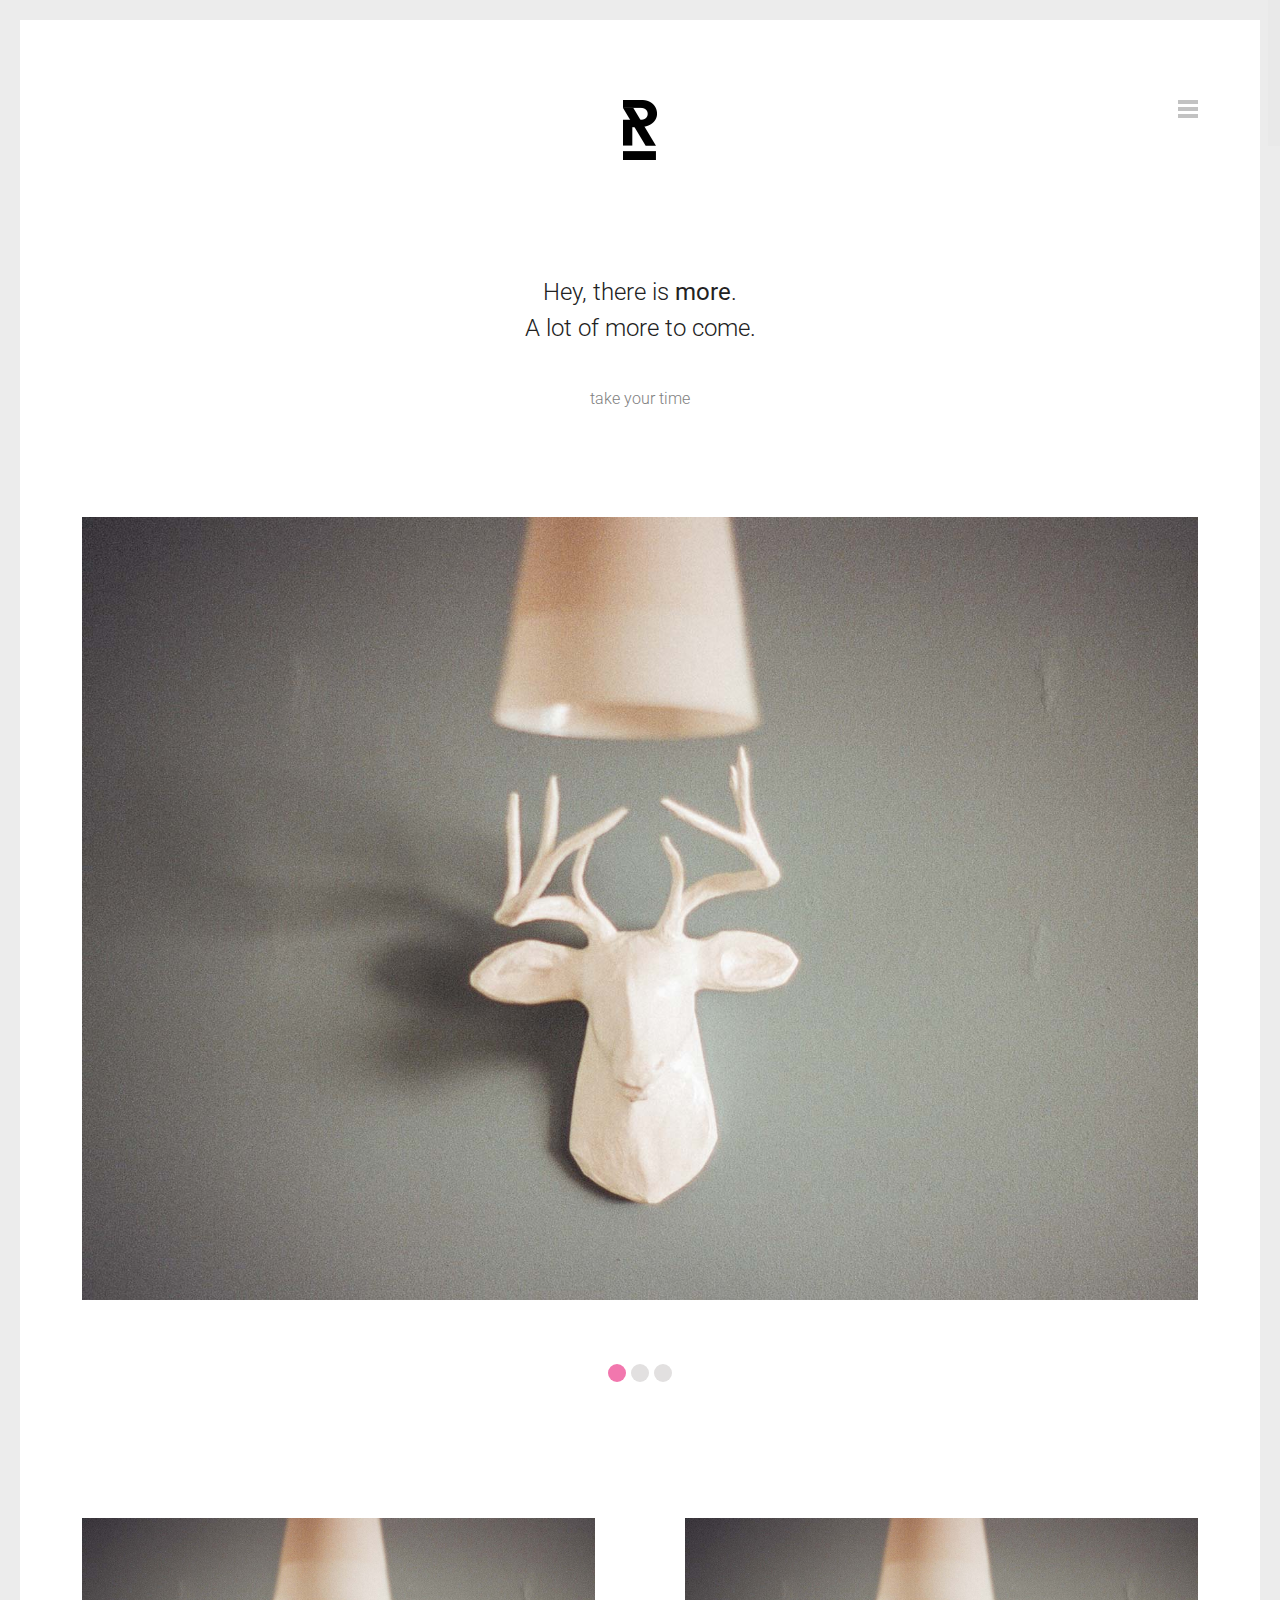
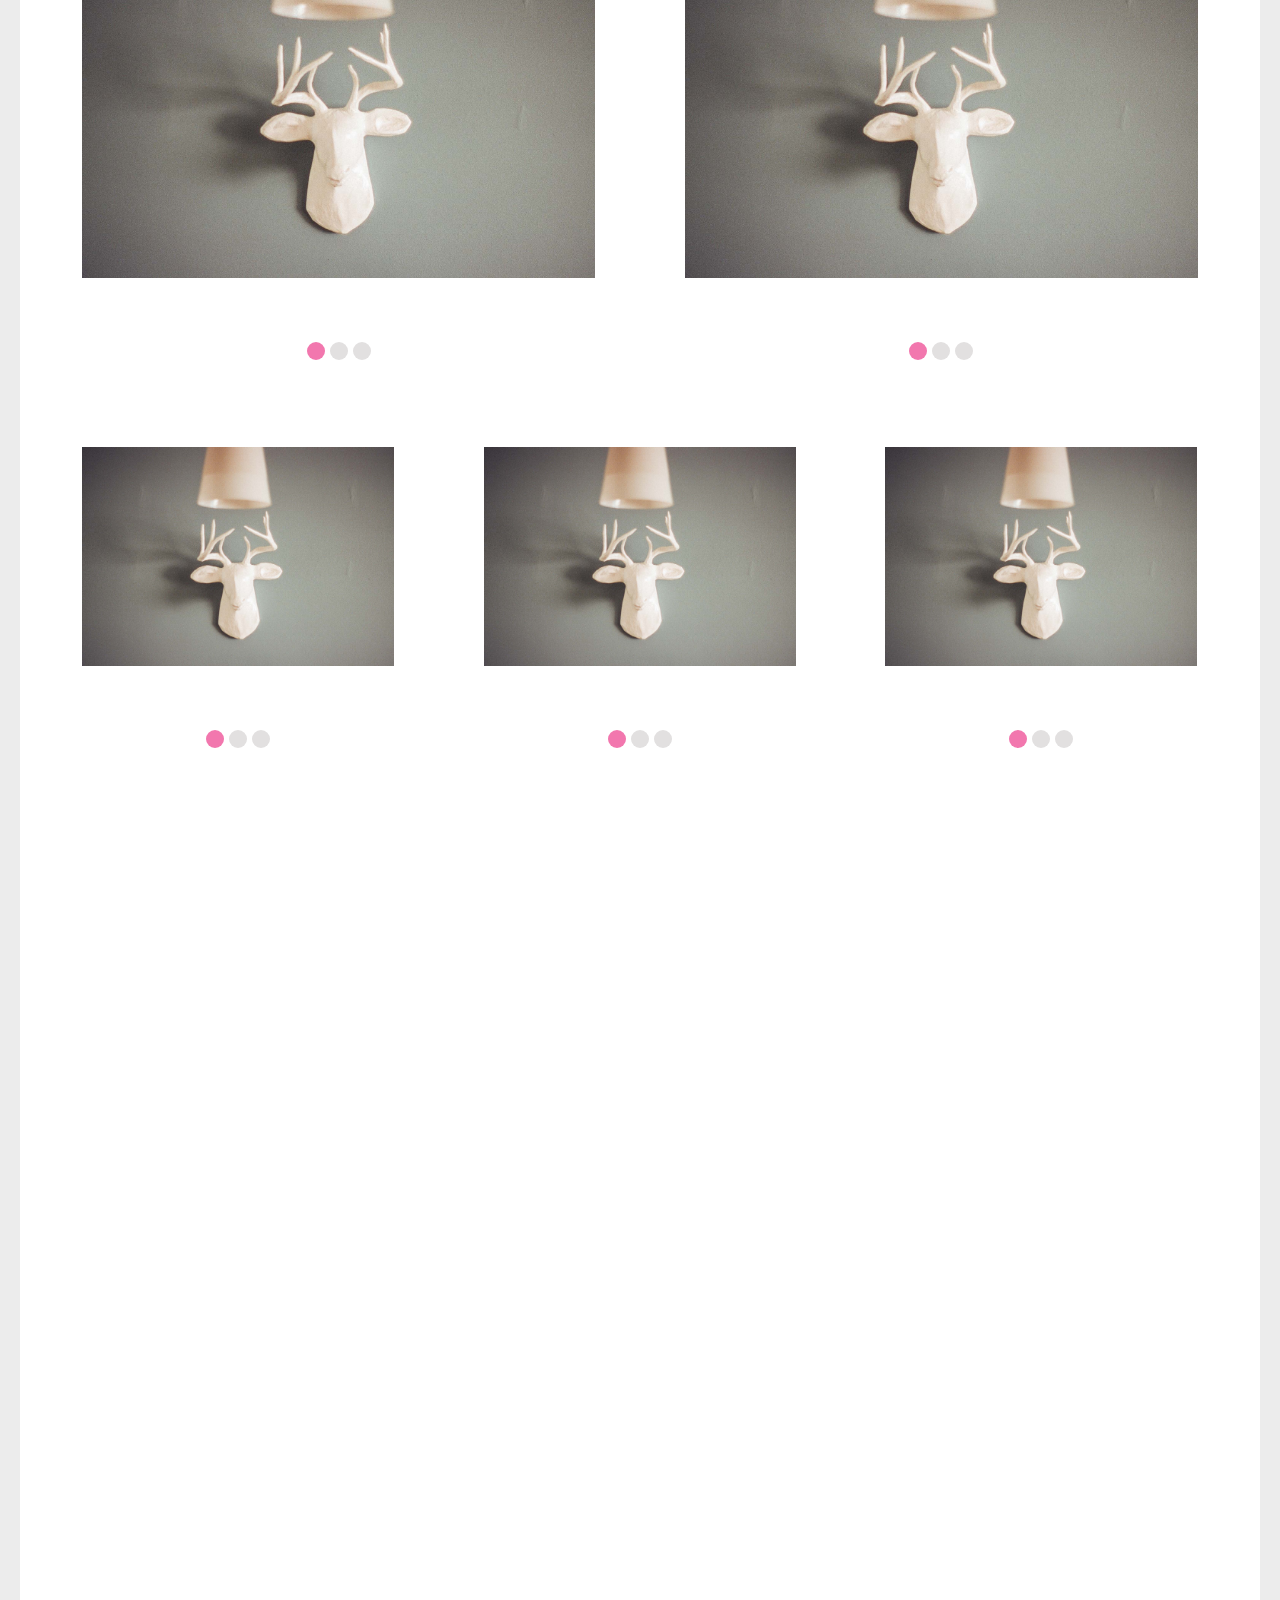
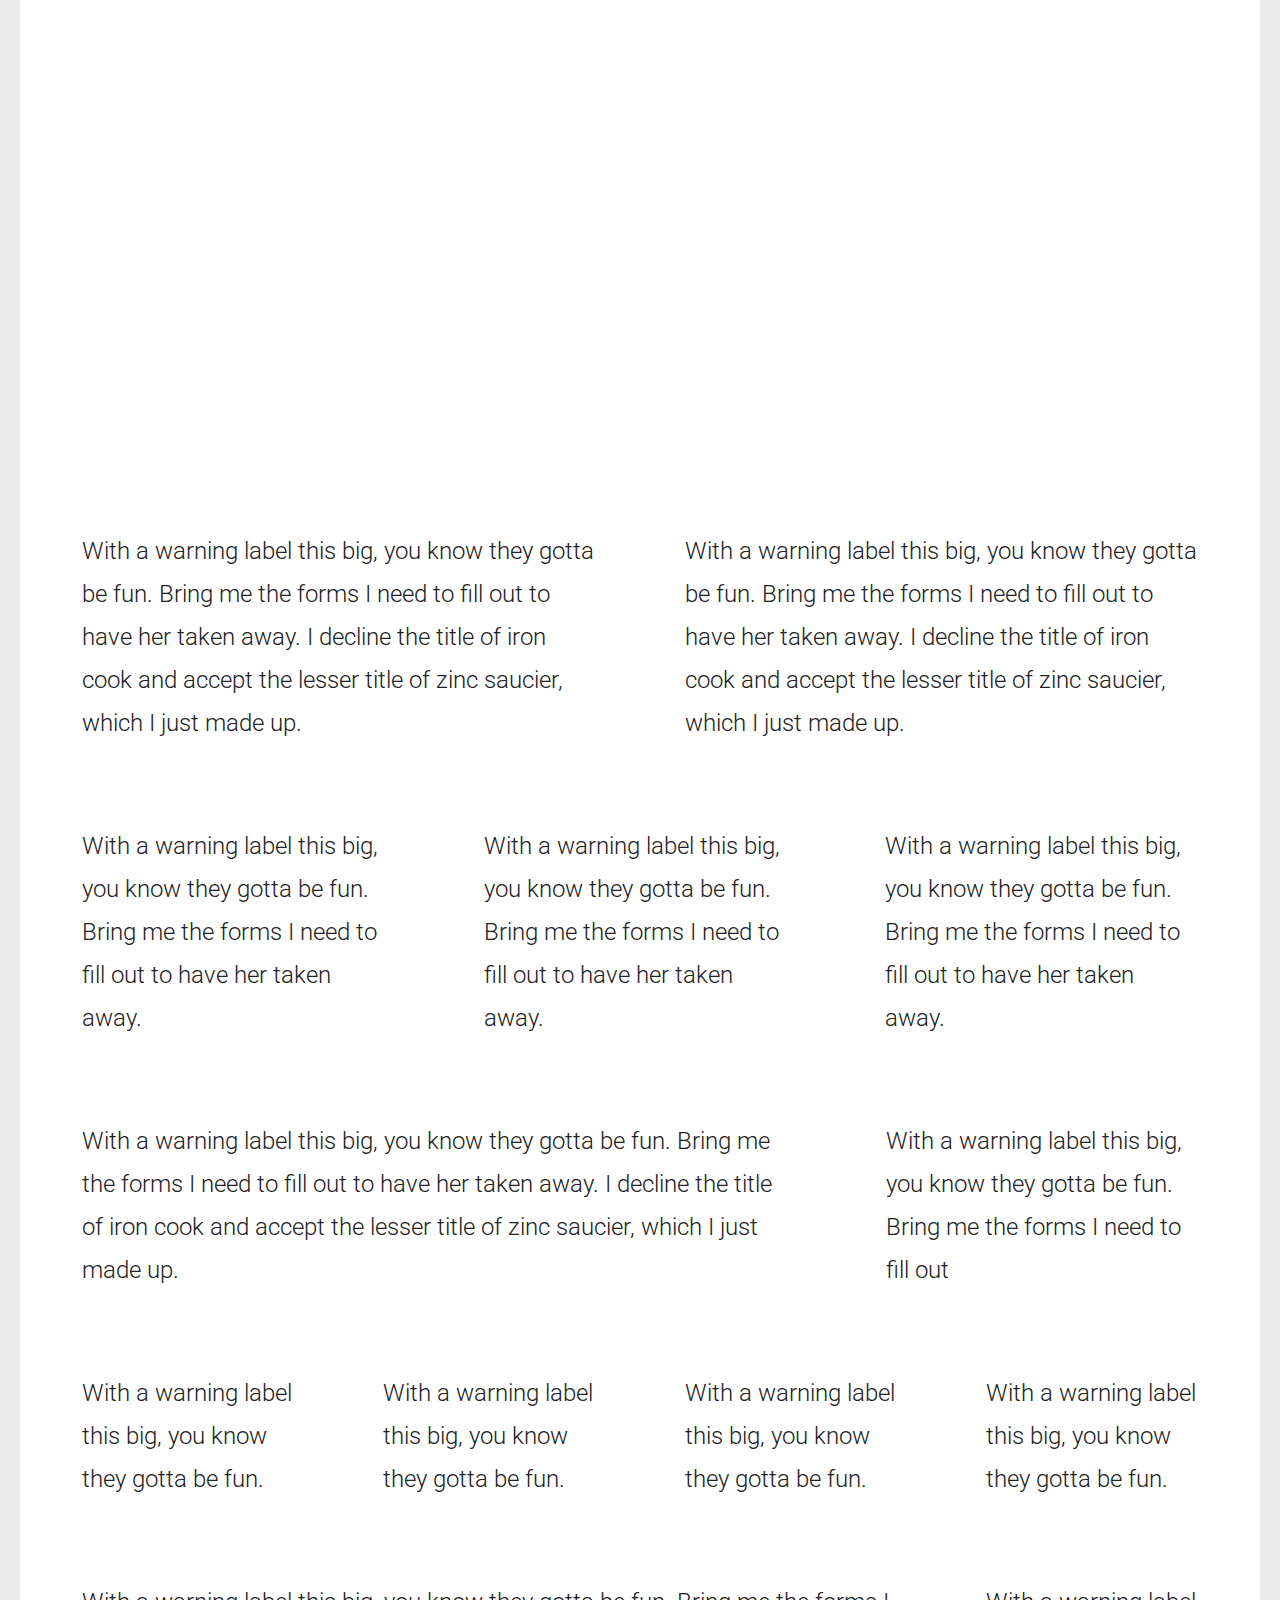
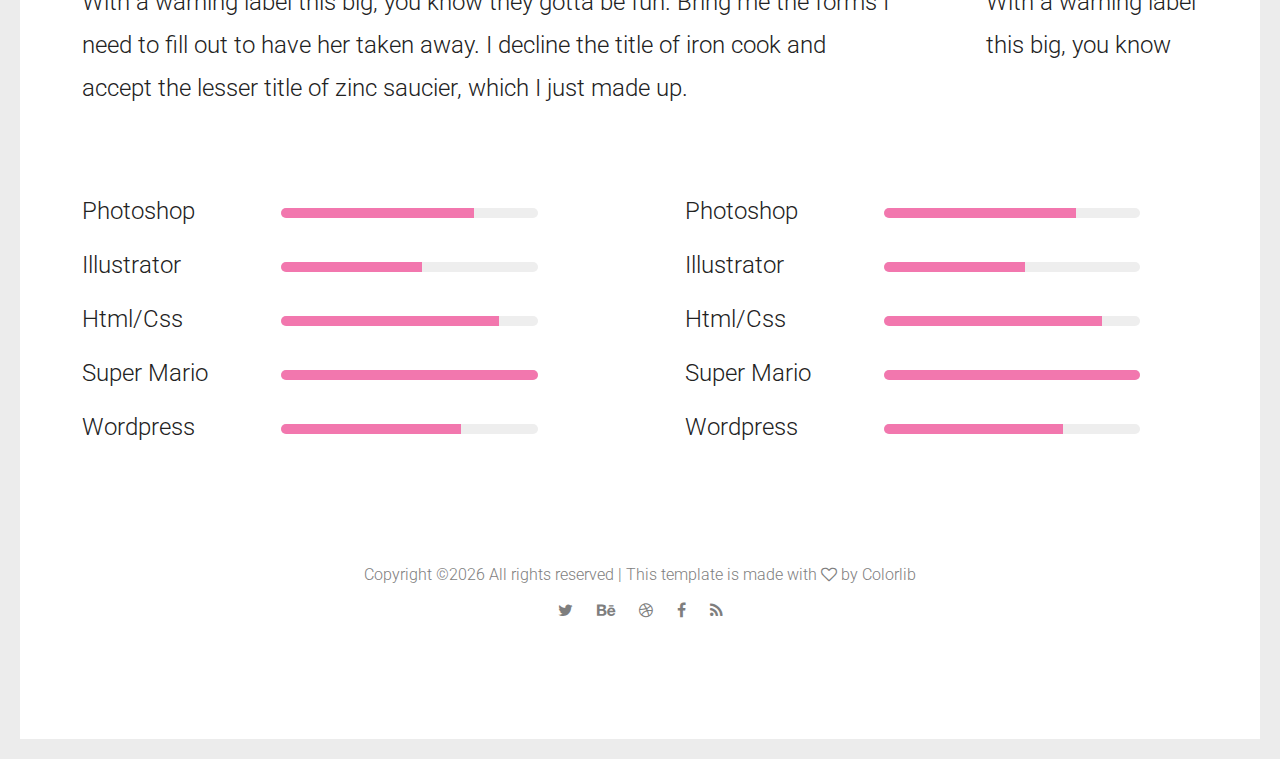
<file: more.html>
<!DOCTYPE HTML>
<html lang="en-US">
    <head>
        <title>Reopen - Html Responsive Template</title>
        <meta http-equiv="Content-Type" content="text/html; charset=UTF-8">
        <meta name="description" content="Template by Dry Themes" />
        <meta name="keywords" content="HTML, CSS, JavaScript, PHP" />
        <meta name="author" content="DryThemes" />
        <meta name="viewport" content="width=device-width, initial-scale=1, maximum-scale=1">

        <link rel="shortcut icon" href="images/favicon.png" />    
        <link href='http://fonts.googleapis.com/css?family=Roboto:300,400,400i,700,700i,900%7CMontserrat:400,700%7CPT+Serif' rel='stylesheet' type='text/css'>	
        <link rel="stylesheet" type="text/css"  href='css/clear.css' />
        <link rel="stylesheet" type="text/css"  href='css/common.css' />
        <link rel="stylesheet" type="text/css"  href='css/font-awesome.min.css' />
        <link rel="stylesheet" type="text/css"  href='css/carouFredSel.css' />
        <link rel="stylesheet" type="text/css"  href='css/prettyPhoto.css' />
        <link rel="stylesheet" type="text/css"  href='css/sm-clean.css' />        
        <link rel="stylesheet" type="text/css"  href='style.css' />

        <!--[if lt IE 9]>
                <script src="js/html5shiv.js"></script>                
                <script src="js/respond.min.js"></script>                
        <![endif]-->

    </head>
    <body class="page">

        <table class="doc-loader">
            <tbody>
                <tr>
                    <td>
                        <img src="images/ajax-document-loader.gif" alt="Loading...">                    
                    </td>
                </tr>
            </tbody>
        </table>   



        <div class="menu-wraper center-relative">
            <div class="menu-logo center-text">
                <a href="index.html">
                    <img src="images/reopenDefaultLogo.png" alt="Reopen" />
                </a>               
            </div>
            <nav id="header-main-menu" class="big-menu">
                <ul class="main-menu sm sm-clean">
                    <li>
                        <a href="index.html">Home</a>
                    </li>
                    <li>
                        <a href="about.html">About</a>
                    </li>
                    <li>
                        <a href="story.html">Story</a>
                    </li>
                    <li>
                        <a href="blog.html">Blog</a>
                    </li>
                    <li>
                        <a href="contact.html">Contact</a>
                        <ul class="sub-menu">
                            <li>
                                <a href="contact-map.html">Contact + Map</a>
                            </li>                            
                        </ul>
                    </li>
                    <li>
                        <a href="more.html">More</a>
                    </li>                                        
                </ul>                
            </nav>            
            <div class="clear"></div>
        </div>

        <div class="body-wrapper">           
            <div class="header-holder center-relative relative">
                <div class="header-logo center-text">
                    <a href="index.html">
                        <img src="images/reopenDefaultLogo.png" alt="Reopen WP">
                    </a>               
                </div>
                <div class="toggle-holder absolute">
                    <div id="toggle">
                        <div class="first-menu-line"></div>
                        <div class="second-menu-line"></div>
                        <div class="third-menu-line"></div>
                    </div>
                </div>
                <div class="clear"></div>	
            </div>


            <div id="content" class="site-content">
                <div class="block content-1170 center-relative"> 
                    <h1 class="entry-title">
                        Hey, there is <b>more</b>. <br> A lot of more to come.
                    </h1>
                    <p class="page-desc">take your time</p>
                </div>

                <article>
                    <div class="content-1170 center-relative">
                        <script>
                            var slider1_speed = "400";
                            var slider1_auto = "true";
                            var slider1_pagination = "true";
                            var slider1_hover = "true";
                        </script>
                        <div class="image-slider-wrapper">
                            <div class="caroufredsel_wrapper">
                                <ul id="slider1" class="image-slider slides center-text">
                                    <li>
                                        <img src="demo-images/home_img_01.jpg" alt="" />
                                    </li>
                                    <li>
                                        <img src="demo-images/home_img_02.jpg" alt="" />
                                    </li>
                                    <li>
                                        <img src="demo-images/home_img_03.jpg" alt="" />
                                    </li>
                                </ul>
                            </div>
                            <div class="slider1_pagination carousel_pagination left"></div>
                            <div class="clear"></div>                                
                        </div>
                        <br>
                        <br>
                        <div class="one_half ">
                            <script>
                                var slider2_speed = "500";
                                var slider2_auto = "true";
                                var slider2_pagination = "true";
                                var slider2_hover = "true";
                            </script>
                            <div class="image-slider-wrapper">
                                <div class="caroufredsel_wrapper">
                                    <ul id="slider2" class="image-slider slides center-text">
                                        <li>
                                            <img src="demo-images/home_img_01.jpg" alt="" />
                                        </li>
                                        <li>
                                            <img src="demo-images/home_img_02.jpg" alt="" />
                                        </li>
                                        <li>
                                            <img src="demo-images/home_img_03.jpg" alt="" />
                                        </li>
                                    </ul>
                                </div>
                                <div class="slider2_pagination carousel_pagination left"></div>
                                <div class="clear"></div>                                
                            </div>                            
                        </div>
                        <div class="one_half last ">
                            <script>
                                var slider3_speed = "700";
                                var slider3_auto = "true";
                                var slider3_pagination = "true";
                                var slider3_hover = "true";
                            </script>
                            <div class="image-slider-wrapper">
                                <div class="caroufredsel_wrapper">
                                    <ul id="slider3" class="image-slider slides center-text">
                                        <li>
                                            <img src="demo-images/home_img_01.jpg" alt="" />
                                        </li>
                                        <li>
                                            <img src="demo-images/home_img_02.jpg" alt="" />
                                        </li>
                                        <li>
                                            <img src="demo-images/home_img_03.jpg" alt="" />
                                        </li>
                                    </ul>
                                </div>
                                <div class="slider3_pagination carousel_pagination left"></div>
                                <div class="clear"></div>                                
                            </div>                          
                        </div>
                        <div class="clear"></div>

                        <div class="one_third ">
                            <script>
                                var slider4_speed = "600";
                                var slider4_auto = "true";
                                var slider4_pagination = "true";
                                var slider4_hover = "true";
                            </script>
                            <div class="image-slider-wrapper">
                                <div class="caroufredsel_wrapper">
                                    <ul id="slider4" class="image-slider slides center-text">
                                        <li>
                                            <img src="demo-images/home_img_01.jpg" alt="" />
                                        </li>
                                        <li>
                                            <img src="demo-images/home_img_02.jpg" alt="" />
                                        </li>
                                        <li>
                                            <img src="demo-images/home_img_03.jpg" alt="" />
                                        </li>
                                    </ul>
                                </div>
                                <div class="slider4_pagination carousel_pagination left"></div>
                                <div class="clear"></div>                                
                            </div>
                        </div>
                        <div class="one_third ">
                            <script>
                                var slider5_speed = "400";
                                var slider5_auto = "true";
                                var slider5_pagination = "true";
                                var slider5_hover = "true";
                            </script>
                            <div class="image-slider-wrapper">
                                <div class="caroufredsel_wrapper">
                                    <ul id="slider5" class="image-slider slides center-text">
                                        <li>
                                            <img src="demo-images/home_img_01.jpg" alt="" />
                                        </li>
                                        <li>
                                            <img src="demo-images/home_img_02.jpg" alt="" />
                                        </li>
                                        <li>
                                            <img src="demo-images/home_img_03.jpg" alt="" />
                                        </li>
                                    </ul>
                                </div>
                                <div class="slider5_pagination carousel_pagination left"></div>
                                <div class="clear"></div>                                
                            </div>                            
                        </div>
                        <div class="one_third last ">
                            <script>
                                var slider6_speed = "750";
                                var slider6_auto = "true";
                                var slider6_pagination = "true";
                                var slider6_hover = "true";
                            </script>
                            <div class="image-slider-wrapper">
                                <div class="caroufredsel_wrapper">
                                    <ul id="slider6" class="image-slider slides center-text">
                                        <li>
                                            <img src="demo-images/home_img_01.jpg" alt="" />
                                        </li>
                                        <li>
                                            <img src="demo-images/home_img_02.jpg" alt="" />
                                        </li>
                                        <li>
                                            <img src="demo-images/home_img_03.jpg" alt="" />
                                        </li>
                                    </ul>
                                </div>
                                <div class="slider6_pagination carousel_pagination left"></div>
                                <div class="clear"></div>                                
                            </div>
                        </div>
                        <div class="clear"></div>

                        <p>
                            <iframe src="https://player.vimeo.com/video/150685211" width="640" height="360" allowfullscreen="allowfullscreen"></iframe>
                        </p>
                        <br>

                        <div class="one_half ">
                            <iframe src="https://player.vimeo.com/video/157276599" width="640" height="360" allowfullscreen="allowfullscreen"></iframe>
                        </div>
                        <div class="one_half last ">
                            <iframe src="https://player.vimeo.com/video/168939109" width="640" height="360" allowfullscreen="allowfullscreen"></iframe>
                        </div>
                        <div class="clear"></div>

                        <br>

                        <div class="one_third ">
                            <iframe src="https://player.vimeo.com/video/166419987" width="640" height="360" allowfullscreen="allowfullscreen"></iframe>
                        </div>
                        <div class="one_third ">
                            <iframe src="https://player.vimeo.com/video/161133048" width="640" height="360" allowfullscreen="allowfullscreen"></iframe>
                        </div>
                        <div class="one_third last ">
                            <iframe src="https://player.vimeo.com/video/150685211" width="640" height="360" allowfullscreen="allowfullscreen"></iframe>
                        </div>
                        <div class="clear"></div>

                        <br>                        

                        <div class="one_half ">
                            With a warning label this big, you know they gotta be fun. Bring me the forms I need to fill out to have her taken away. I decline the title of iron cook and accept the lesser title of zinc saucier, which I just made up.
                        </div>
                        <div class="one_half last ">
                            With a warning label this big, you know they gotta be fun. Bring me the forms I need to fill out to have her taken away. I decline the title of iron cook and accept the lesser title of zinc saucier, which I just made up.
                        </div>
                        <div class="clear"></div>

                        <br>

                        <div class="one_third ">
                            With a warning label this big, you know they gotta be fun. Bring me the forms I need to fill out to have her taken away.
                        </div>
                        <div class="one_third ">
                            With a warning label this big, you know they gotta be fun. Bring me the forms I need to fill out to have her taken away.
                        </div>
                        <div class="one_third last ">
                            With a warning label this big, you know they gotta be fun. Bring me the forms I need to fill out to have her taken away.
                        </div>
                        <div class="clear"></div>

                        <br>

                        <div class="two_third ">
                            With a warning label this big, you know they gotta be fun. Bring me the forms I need to fill out to have her taken away. I decline the title of iron cook and accept the lesser title of zinc saucier, which I just made up.
                        </div>
                        <div class="one_third last ">
                            With a warning label this big, you know they gotta be fun. Bring me the forms I need to fill out
                        </div>
                        <div class="clear"></div>

                        <br>

                        <div class="one_fourth ">
                            With a warning label this big, you know they gotta be fun.
                        </div>
                        <div class="one_fourth ">
                            With a warning label this big, you know they gotta be fun.
                        </div>
                        <div class="one_fourth ">
                            With a warning label this big, you know they gotta be fun.
                        </div>
                        <div class="one_fourth last ">
                            With a warning label this big, you know they gotta be fun.
                        </div>
                        <div class="clear"></div>

                        <br>

                        <div class="three_fourth ">
                            With a warning label this big, you know they gotta be fun. Bring me the forms I need to fill out to have her taken away. I decline the title of iron cook and accept the lesser title of zinc saucier, which I just made up.
                        </div>
                        <div class="one_fourth last ">
                            With a warning label this big, you know
                        </div>
                        <div class="clear"></div>

                        <br>

                        <div class="one_half ">
                            <div class="progress_bar ">
                                <div class="progress_bar_title">Photoshop</div>               
                                <div class="progress_bar_field_holder">   
                                    <div class="progress_bar_field_perecent" style="width:75%;"></div>    
                                </div>              
                            </div>
                            <div class="progress_bar ">
                                <div class="progress_bar_title">Illustrator</div>               
                                <div class="progress_bar_field_holder">   
                                    <div class="progress_bar_field_perecent" style="width:55%;"></div>    
                                </div>              
                            </div>
                            <div class="progress_bar ">
                                <div class="progress_bar_title">Html/Css</div>               
                                <div class="progress_bar_field_holder">   
                                    <div class="progress_bar_field_perecent" style="width:85%;"></div>    
                                </div>              
                            </div>
                            <div class="progress_bar ">
                                <div class="progress_bar_title">Super Mario</div>               
                                <div class="progress_bar_field_holder">   
                                    <div class="progress_bar_field_perecent" style="width:100%;"></div>    
                                </div>              
                            </div>
                            <div class="progress_bar ">
                                <div class="progress_bar_title">Wordpress</div>               
                                <div class="progress_bar_field_holder">   
                                    <div class="progress_bar_field_perecent" style="width:70%;"></div>    
                                </div>              
                            </div>
                        </div>

                        <div class="one_half last ">
                            <div class="progress_bar ">
                                <div class="progress_bar_title">Photoshop</div>               
                                <div class="progress_bar_field_holder">   
                                    <div class="progress_bar_field_perecent" style="width:75%;"></div>    
                                </div>              
                            </div>
                            <div class="progress_bar ">
                                <div class="progress_bar_title">Illustrator</div>               
                                <div class="progress_bar_field_holder">   
                                    <div class="progress_bar_field_perecent" style="width:55%;"></div>    
                                </div>              
                            </div>
                            <div class="progress_bar ">
                                <div class="progress_bar_title">Html/Css</div>               
                                <div class="progress_bar_field_holder">   
                                    <div class="progress_bar_field_perecent" style="width:85%;"></div>    
                                </div>              
                            </div>
                            <div class="progress_bar ">
                                <div class="progress_bar_title">Super Mario</div>               
                                <div class="progress_bar_field_holder">   
                                    <div class="progress_bar_field_perecent" style="width:100%;"></div>    
                                </div>              
                            </div>
                            <div class="progress_bar ">
                                <div class="progress_bar_title">Wordpress</div>               
                                <div class="progress_bar_field_holder">   
                                    <div class="progress_bar_field_perecent" style="width:70%;"></div>    
                                </div>              
                            </div>
                        </div><div class="clear"></div>
                    </div>
                </article>
            </div>


            <!--Footer-->

            <footer class="footer">
                <div class="content-970 center-relative">			
                    <ul>
                        <li class="copyright-footer">
                            <!-- Link back to Colorlib can't be removed. Template is licensed under CC BY 3.0. -->
Copyright &copy;<script>document.write(new Date().getFullYear());</script> All rights reserved | This template is made with <i class="fa fa-heart-o" aria-hidden="true"></i> by <a href="https://colorlib.com" target="_blank">Colorlib</a>
<!-- Link back to Colorlib can't be removed. Template is licensed under CC BY 3.0. -->
                        </li>
                        <li class="social-footer">                
                            <a href="#">
                                <span class="fa fa-twitter"></span>
                            </a>
                            <a href="#">
                                <span class="fa fa-behance"></span>
                            </a>
                            <a href="#">
                                <span class="fa fa-dribbble"></span>
                            </a>
                            <a href="#">
                                <span class="fa fa-facebook"></span>
                            </a>
                            <a href="#">
                                <span class="fa fa-rss"></span>
                            </a>
                        </li>            
                    </ul>
                </div>
            </footer>

            <!-- End .body-border -->
        </div>


        <!--Load JavaScript-->
        <script src="js/jquery.js"></script>			                                       
        <script src='js/jquery.fitvids.js'></script>
        <script src='js/jquery.smartmenus.min.js'></script>
        <script src='js/isotope.pkgd.js'></script>
        <script src='js/imagesloaded.pkgd.js'></script>        
        <script src='js/isotope.pkgd.js'></script>        
        <script src='js/jquery.carouFredSel-6.0.0-packed.js'></script>
        <script src='js/jquery.mousewheel.min.js'></script>
        <script src='js/jquery.touchSwipe.min.js'></script>
        <script src='js/jquery.easing.1.3.js'></script>
        <script src='js/imagesloaded.pkgd.js'></script>
        <script src='js/jquery.prettyPhoto.js'></script>
        <script src='js/jquery.nicescroll.min.js'></script>
        <script src='js/main.js'></script>
    </body>
</html>
</file>
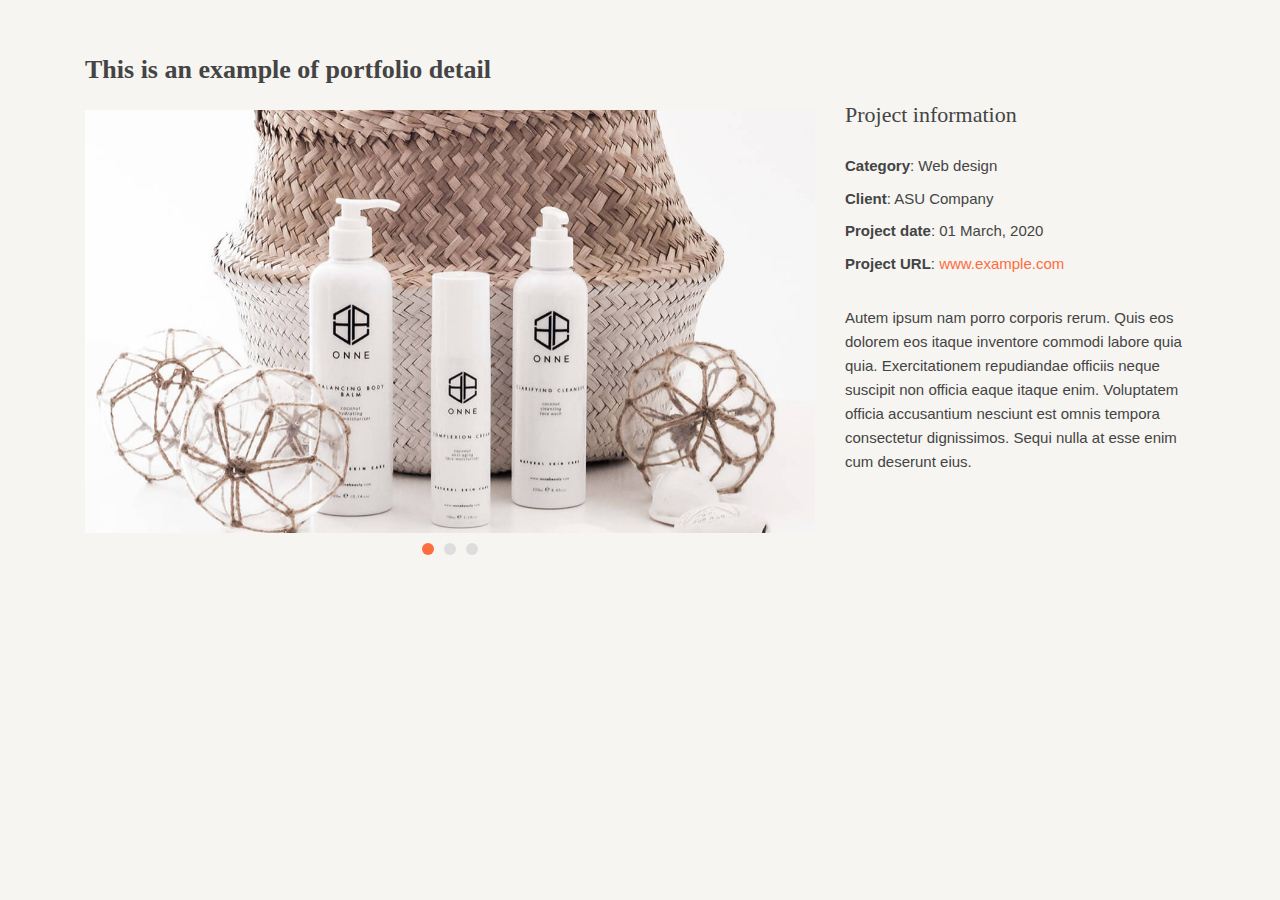
<file: portfolio-details.html>
<!DOCTYPE html>
<html lang="en">

<head>
  <meta charset="utf-8">
  <meta content="width=device-width, initial-scale=1.0" name="viewport">

  <title>Portfolio Details - Kelly Bootstrap Template</title>
  <meta content="" name="descriptison">
  <meta content="" name="keywords">

  <!-- Favicons -->
  <link href="assets/img/favicon.png" rel="icon">
  <link href="assets/img/apple-touch-icon.png" rel="apple-touch-icon">

  <!-- Google Fonts -->
  <link href="https://fonts.googleapis.com/css?family=Open+Sans:300,300i,400,400i,600,600i,700,700i|Raleway:300,300i,400,400i,500,500i,600,600i,700,700i|Poppins:300,300i,400,400i,500,500i,600,600i,700,700i" rel="stylesheet">

  <!-- Vendor CSS Files -->
  <link href="assets/vendor/bootstrap/css/bootstrap.min.css" rel="stylesheet">
  <link href="assets/vendor/icofont/icofont.min.css" rel="stylesheet">
  <link href="assets/vendor/owl.carousel/assets/owl.carousel.min.css" rel="stylesheet">
  <link href="assets/vendor/boxicons/css/boxicons.min.css" rel="stylesheet">
  <link href="assets/vendor/venobox/venobox.css" rel="stylesheet">
  <link href="assets/vendor/aos/aos.css" rel="stylesheet">

  <!-- Template Main CSS File -->
  <link href="assets/css/style.css" rel="stylesheet">

  <!-- =======================================================
  * Template Name: Kelly - v2.0.0
  * Template URL: https://bootstrapmade.com/kelly-free-bootstrap-cv-resume-html-template/
  * Author: BootstrapMade.com
  * License: https://bootstrapmade.com/license/
  ======================================================== -->
</head>

<body>

  <main id="main">

    <!-- ======= Portfolio Details Section ======= -->
    <section id="portfolio-details" class="portfolio-details">
      <div class="container">

        <div class="row">

          <div class="col-lg-8">
            <h2 class="portfolio-title">This is an example of portfolio detail</h2>
            <div class="owl-carousel portfolio-details-carousel">
              <img src="assets/img/portfolio/portfolio-details-1.jpg" class="img-fluid" alt="">
              <img src="assets/img/portfolio/portfolio-details-2.jpg" class="img-fluid" alt="">
              <img src="assets/img/portfolio/portfolio-details-3.jpg" class="img-fluid" alt="">
            </div>
          </div>

          <div class="col-lg-4 portfolio-info">
            <h3>Project information</h3>
            <ul>
              <li><strong>Category</strong>: Web design</li>
              <li><strong>Client</strong>: ASU Company</li>
              <li><strong>Project date</strong>: 01 March, 2020</li>
              <li><strong>Project URL</strong>: <a href="#">www.example.com</a></li>
            </ul>

            <p>
              Autem ipsum nam porro corporis rerum. Quis eos dolorem eos itaque inventore commodi labore quia quia. Exercitationem repudiandae officiis neque suscipit non officia eaque itaque enim. Voluptatem officia accusantium nesciunt est omnis tempora consectetur dignissimos. Sequi nulla at esse enim cum deserunt eius.
            </p>
          </div>

        </div>

      </div>
    </section><!-- End Portfolio Details Section -->

  </main><!-- End #main -->

  <div id="preloader"></div>
  <a href="#" class="back-to-top"><i class="bx bx-up-arrow-alt"></i></a>

  <!-- Vendor JS Files -->
  <script src="assets/vendor/jquery/jquery.min.js"></script>
  <script src="assets/vendor/bootstrap/js/bootstrap.bundle.min.js"></script>
  <script src="assets/vendor/jquery.easing/jquery.easing.min.js"></script>
  <script src="assets/vendor/php-email-form/validate.js"></script>
  <script src="assets/vendor/waypoints/jquery.waypoints.min.js"></script>
  <script src="assets/vendor/counterup/counterup.min.js"></script>
  <script src="assets/vendor/owl.carousel/owl.carousel.min.js"></script>
  <script src="assets/vendor/isotope-layout/isotope.pkgd.min.js"></script>
  <script src="assets/vendor/venobox/venobox.min.js"></script>
  <script src="assets/vendor/aos/aos.js"></script>

  <!-- Template Main JS File -->
  <script src="assets/js/main.js"></script>

</body>

</html>
</file>
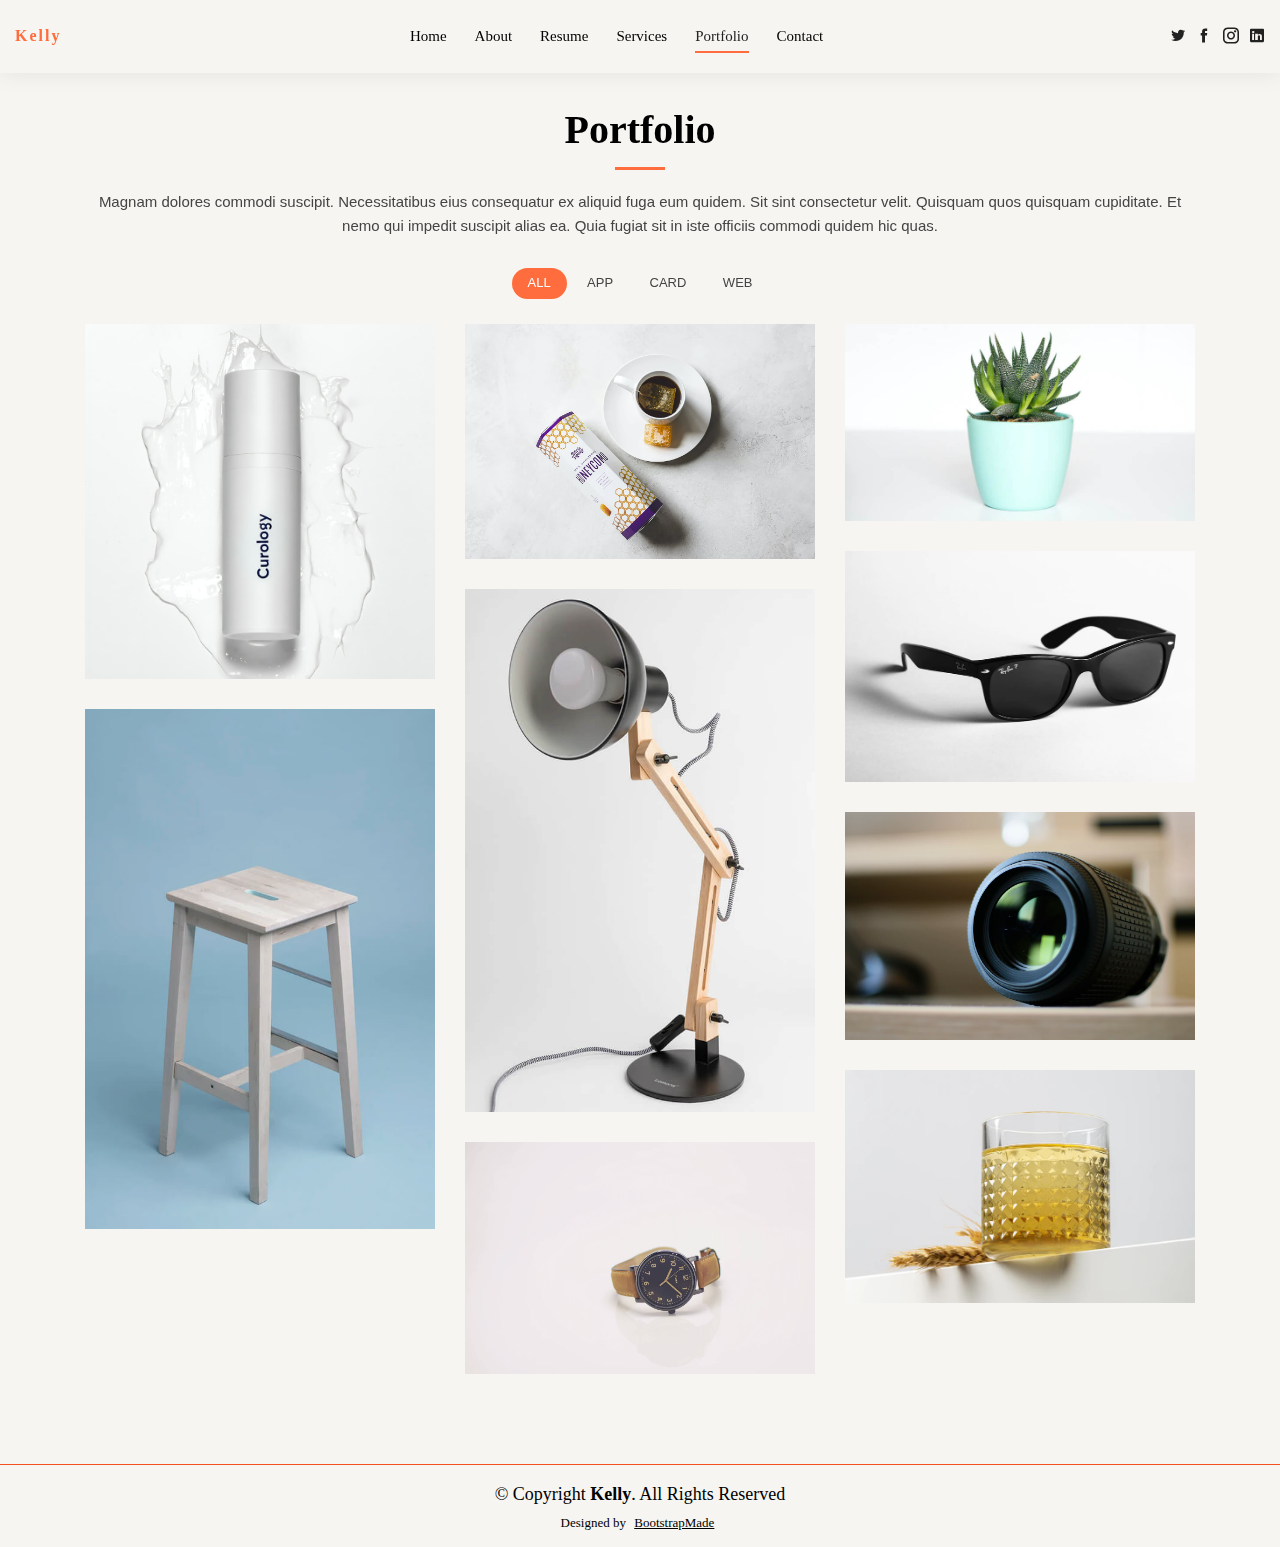
<file: portfolio.html>
<!DOCTYPE html>
<html lang="en">

<head>
  <meta charset="utf-8">
  <meta content="width=device-width, initial-scale=1.0" name="viewport">

  <title>Portfolio - Kelly Bootstrap Template</title>
  <meta content="" name="descriptison">
  <meta content="" name="keywords">

  <!-- Favicons -->
  <link href="assets/img/favicon.png" rel="icon">
  <link href="assets/img/apple-touch-icon.png" rel="apple-touch-icon">

  <!-- Google Fonts -->
  <link href="https://fonts.googleapis.com/css?family=Open+Sans:300,300i,400,400i,600,600i,700,700i|Raleway:300,300i,400,400i,500,500i,600,600i,700,700i|Poppins:300,300i,400,400i,500,500i,600,600i,700,700i" rel="stylesheet">

  <!-- Vendor CSS Files -->
  <link href="assets/vendor/bootstrap/css/bootstrap.min.css" rel="stylesheet">
  <link href="assets/vendor/icofont/icofont.min.css" rel="stylesheet">
  <link href="assets/vendor/owl.carousel/assets/owl.carousel.min.css" rel="stylesheet">
  <link href="assets/vendor/boxicons/css/boxicons.min.css" rel="stylesheet">
  <link href="assets/vendor/venobox/venobox.css" rel="stylesheet">
  <link href="assets/vendor/aos/aos.css" rel="stylesheet">

  <!-- Template Main CSS File -->
  <link href="assets/css/style.css" rel="stylesheet">

  <!-- =======================================================
  * Template Name: Kelly - v2.0.0
  * Template URL: https://bootstrapmade.com/kelly-free-bootstrap-cv-resume-html-template/
  * Author: BootstrapMade.com
  * License: https://bootstrapmade.com/license/
  ======================================================== -->
</head>

<body>

  <!-- ======= Header ======= -->
  <header id="header" class="fixed-top">
    <div class="container-fluid d-flex justify-content-between align-items-center">

      <h1 class="logo"><a href="index.html">Kelly</a></h1>
      <!-- Uncomment below if you prefer to use an image logo -->
      <!-- <a href="index.html" class="logo"><img src="assets/img/logo.png" alt="" class="img-fluid"></a>-->

      <nav class="nav-menu d-none d-lg-block">
        <ul>
          <li><a href="index.html">Home</a></li>
          <li><a href="about.html">About</a></li>
          <li><a href="resume.html">Resume</a></li>
          <li><a href="services.html">Services</a></li>
          <li class="active"><a href="portfolio.html">Portfolio</a></li>
          <li><a href="contact.html">Contact</a></li>
        </ul>
      </nav><!-- .nav-menu -->

      <div class="header-social-links">
        <a href="#" class="twitter"><i class="icofont-twitter"></i></a>
        <a href="#" class="facebook"><i class="icofont-facebook"></i></a>
        <a href="#" class="instagram"><i class="icofont-instagram"></i></a>
        <a href="#" class="linkedin"><i class="icofont-linkedin"></i></i></a>
      </div>

    </div>

  </header><!-- End Header -->

  <main id="main">

    <!-- ======= Portfolio Section ======= -->
    <section id="portfolio" class="portfolio">
      <div class="container" data-aos="fade-up">

        <div class="section-title">
          <h2>Portfolio</h2>
          <p>Magnam dolores commodi suscipit. Necessitatibus eius consequatur ex aliquid fuga eum quidem. Sit sint consectetur velit. Quisquam quos quisquam cupiditate. Et nemo qui impedit suscipit alias ea. Quia fugiat sit in iste officiis commodi quidem hic quas.</p>
        </div>

        <div class="row" data-aos="fade-up" data-aos-delay="100">
          <div class="col-lg-12 d-flex justify-content-center">
            <ul id="portfolio-flters">
              <li data-filter="*" class="filter-active">All</li>
              <li data-filter=".filter-app">App</li>
              <li data-filter=".filter-card">Card</li>
              <li data-filter=".filter-web">Web</li>
            </ul>
          </div>
        </div>

        <div class="row portfolio-container" data-aos="fade-up" data-aos-delay="200">

          <div class="col-lg-4 col-md-6 portfolio-item filter-app">
            <div class="portfolio-wrap">
              <img src="assets/img/portfolio/portfolio-1.jpg" class="img-fluid" alt="">
              <div class="portfolio-info">
                <h4>App 1</h4>
                <p>App</p>
                <div class="portfolio-links">
                  <a href="assets/img/portfolio/portfolio-1.jpg" data-gall="portfolioGallery" class="venobox" title="App 1"><i class="bx bx-plus"></i></a>
                  <a href="portfolio-details.html" data-gall="portfolioDetailsGallery" data-vbtype="iframe" class="venobox" title="Portfolio Details"><i class="bx bx-link"></i></a>
                </div>
              </div>
            </div>
          </div>

          <div class="col-lg-4 col-md-6 portfolio-item filter-web">
            <div class="portfolio-wrap">
              <img src="assets/img/portfolio/portfolio-2.jpg" class="img-fluid" alt="">
              <div class="portfolio-info">
                <h4>Web 3</h4>
                <p>Web</p>
                <div class="portfolio-links">
                  <a href="assets/img/portfolio/portfolio-2.jpg" data-gall="portfolioGallery" class="venobox" title="Web 3"><i class="bx bx-plus"></i></a>
                  <a href="portfolio-details.html" data-gall="portfolioDetailsGallery" data-vbtype="iframe" class="venobox" title="Portfolio Details"><i class="bx bx-link"></i></a>
                </div>
              </div>
            </div>
          </div>

          <div class="col-lg-4 col-md-6 portfolio-item filter-app">
            <div class="portfolio-wrap">
              <img src="assets/img/portfolio/portfolio-3.jpg" class="img-fluid" alt="">
              <div class="portfolio-info">
                <h4>App 2</h4>
                <p>App</p>
                <div class="portfolio-links">
                  <a href="assets/img/portfolio/portfolio-3.jpg" data-gall="portfolioGallery" class="venobox" title="App 2"><i class="bx bx-plus"></i></a>
                  <a href="portfolio-details.html" data-gall="portfolioDetailsGallery" data-vbtype="iframe" class="venobox" title="Portfolio Details"><i class="bx bx-link"></i></a>
                </div>
              </div>
            </div>
          </div>

          <div class="col-lg-4 col-md-6 portfolio-item filter-card">
            <div class="portfolio-wrap">
              <img src="assets/img/portfolio/portfolio-4.jpg" class="img-fluid" alt="">
              <div class="portfolio-info">
                <h4>Card 2</h4>
                <p>Card</p>
                <div class="portfolio-links">
                  <a href="assets/img/portfolio/portfolio-4.jpg" data-gall="portfolioGallery" class="venobox" title="Card 2"><i class="bx bx-plus"></i></a>
                  <a href="portfolio-details.html" data-gall="portfolioDetailsGallery" data-vbtype="iframe" class="venobox" title="Portfolio Details"><i class="bx bx-link"></i></a>
                </div>
              </div>
            </div>
          </div>

          <div class="col-lg-4 col-md-6 portfolio-item filter-web">
            <div class="portfolio-wrap">
              <img src="assets/img/portfolio/portfolio-5.jpg" class="img-fluid" alt="">
              <div class="portfolio-info">
                <h4>Web 2</h4>
                <p>Web</p>
                <div class="portfolio-links">
                  <a href="assets/img/portfolio/portfolio-5.jpg" data-gall="portfolioGallery" class="venobox" title="Web 2"><i class="bx bx-plus"></i></a>
                  <a href="portfolio-details.html" data-gall="portfolioDetailsGallery" data-vbtype="iframe" class="venobox" title="Portfolio Details"><i class="bx bx-link"></i></a>
                </div>
              </div>
            </div>
          </div>

          <div class="col-lg-4 col-md-6 portfolio-item filter-app">
            <div class="portfolio-wrap">
              <img src="assets/img/portfolio/portfolio-6.jpg" class="img-fluid" alt="">
              <div class="portfolio-info">
                <h4>App 3</h4>
                <p>App</p>
                <div class="portfolio-links">
                  <a href="assets/img/portfolio/portfolio-6.jpg" data-gall="portfolioGallery" class="venobox" title="App 3"><i class="bx bx-plus"></i></a>
                  <a href="portfolio-details.html" data-gall="portfolioDetailsGallery" data-vbtype="iframe" class="venobox" title="Portfolio Details"><i class="bx bx-link"></i></a>
                </div>
              </div>
            </div>
          </div>

          <div class="col-lg-4 col-md-6 portfolio-item filter-card">
            <div class="portfolio-wrap">
              <img src="assets/img/portfolio/portfolio-7.jpg" class="img-fluid" alt="">
              <div class="portfolio-info">
                <h4>Card 1</h4>
                <p>Card</p>
                <div class="portfolio-links">
                  <a href="assets/img/portfolio/portfolio-7.jpg" data-gall="portfolioGallery" class="venobox" title="Card 1"><i class="bx bx-plus"></i></a>
                  <a href="portfolio-details.html" data-gall="portfolioDetailsGallery" data-vbtype="iframe" class="venobox" title="Portfolio Details"><i class="bx bx-link"></i></a>
                </div>
              </div>
            </div>
          </div>

          <div class="col-lg-4 col-md-6 portfolio-item filter-card">
            <div class="portfolio-wrap">
              <img src="assets/img/portfolio/portfolio-8.jpg" class="img-fluid" alt="">
              <div class="portfolio-info">
                <h4>Card 3</h4>
                <p>Card</p>
                <div class="portfolio-links">
                  <a href="assets/img/portfolio/portfolio-8.jpg" data-gall="portfolioGallery" class="venobox" title="Card 3"><i class="bx bx-plus"></i></a>
                  <a href="portfolio-details.html" data-gall="portfolioDetailsGallery" data-vbtype="iframe" class="venobox" title="Portfolio Details"><i class="bx bx-link"></i></a>
                </div>
              </div>
            </div>
          </div>

          <div class="col-lg-4 col-md-6 portfolio-item filter-web">
            <div class="portfolio-wrap">
              <img src="assets/img/portfolio/portfolio-9.jpg" class="img-fluid" alt="">
              <div class="portfolio-info">
                <h4>Web 3</h4>
                <p>Web</p>
                <div class="portfolio-links">
                  <a href="assets/img/portfolio/portfolio-9.jpg" data-gall="portfolioGallery" class="venobox" title="Web 3"><i class="bx bx-plus"></i></a>
                  <a href="portfolio-details.html" data-gall="portfolioDetailsGallery" data-vbtype="iframe" class="venobox" title="Portfolio Details"><i class="bx bx-link"></i></a>
                </div>
              </div>
            </div>
          </div>

        </div>

      </div>
    </section><!-- End Portfolio Section -->

  </main><!-- End #main -->

  <!-- ======= Footer ======= -->
  <footer id="footer">
    <div class="container">
      <div class="copyright">
        &copy; Copyright <strong><span>Kelly</span></strong>. All Rights Reserved
      </div>
      <div class="credits">
        <!-- All the links in the footer should remain intact. -->
        <!-- You can delete the links only if you purchased the pro version. -->
        <!-- Licensing information: https://bootstrapmade.com/license/ -->
        <!-- Purchase the pro version with working PHP/AJAX contact form: https://bootstrapmade.com/kelly-free-bootstrap-cv-resume-html-template/ -->
        Designed by <a href="https://bootstrapmade.com/">BootstrapMade</a>
      </div>
    </div>
  </footer><!-- End  Footer -->

  <div id="preloader"></div>
  <a href="#" class="back-to-top"><i class="bx bx-up-arrow-alt"></i></a>

  <!-- Vendor JS Files -->
  <script src="assets/vendor/jquery/jquery.min.js"></script>
  <script src="assets/vendor/bootstrap/js/bootstrap.bundle.min.js"></script>
  <script src="assets/vendor/jquery.easing/jquery.easing.min.js"></script>
  <script src="assets/vendor/php-email-form/validate.js"></script>
  <script src="assets/vendor/waypoints/jquery.waypoints.min.js"></script>
  <script src="assets/vendor/counterup/counterup.min.js"></script>
  <script src="assets/vendor/owl.carousel/owl.carousel.min.js"></script>
  <script src="assets/vendor/isotope-layout/isotope.pkgd.min.js"></script>
  <script src="assets/vendor/venobox/venobox.min.js"></script>
  <script src="assets/vendor/aos/aos.js"></script>

  <!-- Template Main JS File -->
  <script src="assets/js/main.js"></script>

</body>

</html>
</file>
<file: css/clear.css>
html, body, div, span, object, iframe,
h1, h2, h3, h4, h5, h6, p, blockquote, pre,
abbr, address, cite, code,
del, dfn, em, img, ins, kbd, q, samp,
small, strong, sub, sup, var,
b, i, ol, ul, li,
fieldset, form, label, legend,
table, caption, tbody, tfoot, thead, tr, th, td,
article, aside, canvas, details, figcaption, figure, 
footer, header, hgroup, menu, nav, section, summary,
time, mark, audio, video {
    margin:0;
    padding:0;
    border:0;
    outline: none;
    font-size:100%;
    vertical-align:baseline;
    background:transparent;
}

body {
    line-height:1;
}

article,aside,details,figcaption,figure,
footer,header,hgroup,menu,nav,section { 
    display:block;
}

nav ul,ul,ol {
    list-style:none;
}

blockquote, q {
    quotes:none;
}

blockquote:before, blockquote:after,
q:before, q:after {
    content:'';
    content:none;
}

a {
    margin:0;
    padding:0;
    font-size:100%;
	outline: none;
    vertical-align:baseline;
    background:transparent;
}

ins {
    background-color:#ff9;
    color:#000;
    text-decoration:none;
}

mark {
    background-color:#ff9;
    color:#000; 
    font-style:italic;
    font-weight:bold;
}

del {
    text-decoration: line-through;
}

abbr[title], dfn[title] {
    border-bottom:1px dotted;
    cursor:help;
}

table {
    border-collapse:collapse;
    border-spacing:0;
}

hr {
    display:block;
    height:1px;
    border:0;   
    border-top:1px solid #cccccc;
    margin:1em 0;
    padding:0;
}

input, select {
    vertical-align:middle;
}

input:focus, textarea:focus
{
    outline: none;
}
</file>
<file: css/common.css>
.block
{
    display: block;
}
.hidden
{
    display: none;
}
.clear
{
    clear: both;
}
.left
{
    float: left;
}
.right
{
    float: right;
}
.line-height
{
    line-height: 0;
}
.clear-right
{
    clear: right;
}
.clear-left
{
    clear: left;
}
.center-relative
{
    margin-left: auto;
    margin-right: auto;
}
.center-absolute
{
    left: 50%;
}
.center-text
{
    text-align: center !important;
}
.text-left
{
    text-align: left;
}
.text-right
{
    text-align: right;
}
.absolute
{
    position: absolute;
}
.fixed
{
    position: fixed;
}
.relative
{
    position: relative;
}
.margin-0, .margin-0 img
{
    margin: 0 !important;
    line-height: 0;
}
.top-0
{
    margin-top: 0 !important;
}
.top-5
{
    margin-top: 5px !important;	
}
.top-10
{
    margin-top: 10px;	
}
.top-15
{
    margin-top: 15px;	
}
.top-20
{
    margin-top: 20px;
}
.top-25
{
    margin-top: 25px;	
}
.top-30
{
    margin-top: 30px;	
}
.top-50
{
    margin-top: 50px;	
}
.top-60
{
    margin-top: 60px;	
}
.top-70
{
    margin-top: 70px;	
}
.top-75
{
    margin-top: 75px;	
}
.top-80
{
    margin-top: 80px;
}
.top-100
{
    margin-top: 100px;	
}
.top-105
{
    margin-top: 105px;	
}
.top-120
{
    margin-top: 120px;
}
.top-150
{
    margin-top: 150px;	
}
.top-200
{
    margin-top: 200px;	
}
.top-negative-30
{
    margin-top: -30px;
}
.left-35
{
    margin-left:35px;
}
.right-35
{
    margin-right:35px;
}
.bottom-0
{
    margin-bottom: 0 !important;
}
.bottom-10
{
    margin-bottom: 10px !important;
}
.bottom-20
{
    margin-bottom: 20px !important;
}
.bottom-25
{
    margin-bottom: 25px !important;
}
.bottom-30
{
    margin-bottom: 30px !important;
}
.bottom-50
{
    margin-bottom: 50px !important;
}
.bottom-100
{
    margin-bottom: 100px !important;
}
.bottom-150
{
    margin-bottom: 150px !important;
}
.bottom-200
{
    margin-bottom: 200px !important;
}
.width-25
{
    width: 25%;
}
.width-50
{
    width: 50%;
}
.width-75
{
    width: 75%;
}
.width-85
{
    width: 85%;
}
.width-100
{
    width: 100%;
}
.sticky
{
    font-size: 100%;
}
blockquote
{
    margin-top: 90px;
    margin-bottom: 50px;
    font-size: 24px;
    line-height: 44px;
    color: #b5b5b5;
    font-weight: 400;
    position: relative;
    z-index: 2;
}
blockquote:before 
{
    content: "\201C";
    font-size: 250px;
    line-height: 0;
    font-family: Arial, sans-serif;
    color: #f4f4f4;
    position: absolute;
    top: 27px;
    left: -85px;
    z-index: 1;
    font-weight: 900;
}
blockquote.inline-blockquote
{
    width: 480px;
    float: left;
    margin-left: -80px;
    margin-right: 100px; 
    margin-top: 70px;
}
blockquote p
{
    position: relative;
    z-index: 2;
}
.wrap-blockquote
{
    display: inline;
}
address
{
    font-size: 32px;
    line-height: 50px;
    font-style: normal;
}
iframe
{
    width: 100%;
}
a.button
{
    display: inline-block;
    color: #f277ae;
    border: 1px solid #f277ae;
    text-align: center;
    padding-bottom: 15px;
    padding-top: 12px;
    padding-left: 50px;
    padding-right: 50px;
    cursor: pointer;
    margin-bottom: 25px;
    vertical-align: middle;
    text-decoration: none;
    border-radius: 50px;
    font-size: 22px;
    transition: all .2s linear;
}
a.button:active
{
    position: relative;
    top: 1px;	
}
a.button:hover
{
    color: white;
    background-color: #f277ae;
}
h1,h2,h3,h4,h5,h6
{
    padding: 20px 0;
}
h1
{
    font-size: 38px;
    line-height: 38px;    
}
h2
{
    font-size: 34px;    
    line-height: 34px;    
}
h3
{
    font-size: 32px;  
    line-height: 32px;    
}
h4
{
    font-size: 30px;    
}
h5
{
    font-size: 28px;   
}
h6
{
    font-size: 26px;    
}
em
{
    font-style: italic;
}
ol
{
    list-style-type: decimal;
}
pre
{
    word-wrap: break-word;
}
.single-content table, .single-content th, .single-content td, .page-content table, .page-content th, .page-content td
{
    border:1px solid black;
    padding: 10px;
    vertical-align: middle;
}
sup
{
    vertical-align: super;
    font-size: smaller;
}
sub
{
    vertical-align: sub;
    font-size: smaller;
}
.single-content ol
{
    display: block;
    list-style-type: decimal;
    margin: 0 0 14px 17px;
}
.single-content ul
{
    display: block;
    list-style-type: disc;
    margin: 0 0 14px 17px;
}

/* COLUMNS */

.one,  .one_half,  .one_third,  .two_third,  .three_fourth, 
.one_fourth{
    margin-right: 170px;
    float: left;
    position: relative;
    margin-bottom: 30px;
}
.last{
    margin-right: 0 !important;
    clear: right;
}
.one{
    float: none;
    display: block;
    clear: both;
    margin-right: 0;
}
.one_half{
    width: 500px;
}
.one_third{
    width: 276px;
}
.two_third{
    width: 723px;
}
.one_fourth{
    width: 165px;
}
.three_fourth{
    width: 835px;
}
.col-570
{
    width: 570px;
    margin-right: 100px;
}
.last.col-570
{
    margin-left: -70px;
}

.one img,  .one_half img,  .one_third img,  .two_third img, 
.three_fourth img,  .one_fourth img{
    max-width: 100%;
    height: auto;
    max-height: 100%;
    width: auto;	
}

.one_half.margin-0{
    width: 50%;
}
.one_third.margin-0{
    width: 33.333333333%;
}
.two_third.margin-0{
    width: 66.666666666%;
}
.one_fourth.margin-0{
    width: 25%;
}
.three_fourth.margin-0{
    width: 75%;
}

/* MENU */

/* Mobile first layout SmartMenus Core CSS (it's not recommended editing these rules)
   You need this once per page no matter how many menu trees or different themes you use.
-------------------------------------------------------------------------------------------*/

.sm,.sm ul,.sm li{display:block;list-style:none;margin:0;padding:0;line-height:normal;direction:ltr;-webkit-tap-highlight-color:rgba(0,0,0,0);}
.sm-rtl,.sm-rtl ul,.sm-rtl li{direction:rtl;text-align:right;}
.sm>li>h1,.sm>li>h2,.sm>li>h3,.sm>li>h4,.sm>li>h5,.sm>li>h6{margin:0;padding:0;}
.sm ul{display:none;}
.sm li,.sm a{position:relative;}
.sm a{display:block;}
.sm a.disabled{cursor:not-allowed;}
.sm:after{content:"\00a0";display:block;height:0;font:0px/0 serif;clear:both;visibility:hidden;overflow:hidden;}
.sm,.sm *,.sm *:before,.sm *:after{-moz-box-sizing:border-box;-webkit-box-sizing:border-box;box-sizing:border-box;}




/* WP DEFAULT CLASSES */

.alignnone {
    margin: 5px 20px 20px 0;
}

.aligncenter,
div.aligncenter {
    display: block;
    margin: 5px auto 5px auto;
}

.alignright {
    float:right;
    margin: 5px 0 20px 20px;
}

.alignleft {
    float: left;
    margin: 5px 20px 20px 0;
}

.aligncenter {
    display: block;
    margin: 5px auto 5px auto;
}

a img.alignright {
    float: right;
    margin: 5px 0 20px 20px;
}

a img.alignnone {
    margin: 20px 0px;
}

a img.alignleft {
    float: left;
    margin: 5px 20px 20px 0;
}

a img.aligncenter {
    display: block;
    margin-left: auto;
    margin-right: auto
}

.wp-caption {
    max-width: 100%;
}

.wp-caption.alignnone {
    margin: 20px 0px;
}

.wp-caption.alignleft {
    margin: 5px 20px 20px 0;
    text-align: left;
}

.wp-caption.alignright {
    margin: 5px 0 20px 20px;
    text-align: right;
}

.wp-caption img {
    width: auto;
    height: auto;
    max-width: 100%;
    max-height: 100%;
}

.wp-caption p.wp-caption-text {
    font-size: 11px;
    line-height: 17px;
    margin: 0;
    padding: 0 4px 5px;
    text-align: right;
}
.gallery-caption
{
    font-size: 100%;
}
.bypostauthor
{
    font-size: 100%;
}
/* Text meant only for screen readers. */
.screen-reader-text {
    clip: rect(1px, 1px, 1px, 1px);
    position: absolute !important;
    height: 1px;
    width: 1px;
    overflow: hidden;
}

.screen-reader-text:focus {
    background-color: #f1f1f1;
    border-radius: 3px;
    box-shadow: 0 0 2px 2px rgba(0, 0, 0, 0.6);
    clip: auto !important;
    color: #21759b;
    display: block;
    font-size: 14px;
    font-size: 0.875rem;
    font-weight: bold;
    height: auto;
    left: 5px;
    line-height: normal;
    padding: 15px 23px 14px;
    text-decoration: none;
    top: 5px;
    width: auto;
    z-index: 100000; /* Above WP toolbar. */
}
</file>
<file: css/carouFredSel.css>
.list_carousel.responsive {	
    margin-left: 0;
    width: 91%;
}
.list_carousel ul {
    margin: 0;
    padding: 0;
    list-style: none;
    display: block;
}
.list_carousel li {
    text-align: center;		
    padding: 0;
    display: block;
    float: left;
    position: relative;
}	
.list_carousel li img{
    width: 100% !important;
    height: auto !important;
    max-width: none !important;
    max-height: none !important;
}
a.image_slider_prev{background-image: url(../images/navigation_arrows_left.png); width: 105px; height: 90px; z-index: 2;}
a.image_slider_prev:hover{background-position: 0 -90px;}
a.image_slider_next{background-image: url(../images/navigation_arrows_right.png); width: 105px; height: 90px; z-index: 2;}
a.image_slider_next:hover{background-position: 0 -90px;}
.carousel_pagination {margin-top: 50px; margin-bottom: 50px; margin-left: 160px;}
.carousel_pagination a {margin: 0 0 0 5px; float: left; transition: background-color .2s linear}
.carousel_pagination a:first-child {margin: 0;}
.carousel_pagination a {width: 18px; height: 18px; border-radius: 90%; display: block; cursor: pointer; text-indent: -9999px;}
.caroufredsel_wrapper{z-index: 1 !important; margin-top: 0 !important; margin-left: 0 !important;}
</file>
<file: css/prettyPhoto.css>
/* ------------------------------------------------------------------------
        This you can edit.
------------------------------------------------------------------------- */

/* ----------------------------------
        Default Theme
----------------------------------- */

div.pp_default .pp_top,
div.pp_default .pp_top .pp_middle,
div.pp_default .pp_top .pp_left,
div.pp_default .pp_top .pp_right,
div.pp_default .pp_bottom,
div.pp_default .pp_bottom .pp_left,
div.pp_default .pp_bottom .pp_middle,
div.pp_default .pp_bottom .pp_right { height: 13px; }

div.pp_default .pp_content .ppt { color: #f8f8f8; }
div.pp_default .pp_content_container .pp_left { padding-left: 13px; }
div.pp_default .pp_content_container .pp_right { padding-right: 13px; }
/*div.pp_default .pp_content { background-color: #fff; }*/
div.pp_default .pp_next:hover { background: url(../images/prettyPhoto/default/sprite_next.png) center right  no-repeat; cursor: pointer; } /* Next button */
div.pp_default .pp_previous:hover { background: url(../images/prettyPhoto/default/sprite_prev.png) center left no-repeat; cursor: pointer; } /* Previous button */
div.pp_default .pp_expand { background: url(../images/prettyPhoto/default/sprite.png) 0 -29px no-repeat; cursor: pointer; width: 28px; height: 28px; display: none !important; } /* Expand button */
div.pp_default .pp_expand:hover { background: url(../images/prettyPhoto/default/sprite.png) 0 -56px no-repeat; cursor: pointer; } /* Expand button hover */
div.pp_default .pp_contract { background: url(../images/prettyPhoto/default/sprite.png) 0 -84px no-repeat; cursor: pointer; width: 28px; height: 28px; } /* Contract button */
div.pp_default .pp_contract:hover { background: url(../images/prettyPhoto/default/sprite.png) 0 -113px no-repeat; cursor: pointer; } /* Contract button hover */
div.pp_default .pp_close { width: 30px; height: 30px; cursor: pointer; } /* Close button */
div.pp_default #pp_full_res .pp_inline { color: #000; background-color: white; padding: 30px; } 
.pp_inline img {max-width: 100%; max-height: 100%; width: auto; height: auto;}
div.pp_default .pp_gallery ul li a { background: url(../images/prettyPhoto/default/default_thumb.png) center center #f8f8f8; border:1px solid #aaa; }
div.pp_default .pp_gallery ul li a:hover,
div.pp_default .pp_gallery ul li.selected a { border-color: #fff; }
div.pp_default .pp_social { margin-top: 7px;}

div.pp_default .pp_gallery a.pp_arrow_previous,
div.pp_default .pp_gallery a.pp_arrow_next { position: static; left: auto; }
div.pp_default .pp_nav .pp_play,
div.pp_default .pp_nav .pp_pause { background: url(../images/prettyPhoto/default/sprite.png) -51px 1px no-repeat; height:30px; width:30px; }
div.pp_default .pp_nav .pp_pause { background-position: -51px -29px; }
div.pp_default .pp_details { position: relative; }
div.pp_default a.pp_arrow_previous,
div.pp_default a.pp_arrow_next { height: 26px;  margin: -4px 0 0 0; width: 20px; }
div.pp_default a.pp_arrow_next { left: 52px;} /* The next arrow in the bottom nav */
div.pp_default .pp_content_container .pp_details { margin-top: 5px; }
div.pp_default .pp_nav { clear: none; height: 30px; width: 110px; position: relative; }
div.pp_default .pp_nav .currentTextHolder{ font-family: Georgia; font-style: italic; color:#999; font-size: 11px; left: 75px; line-height: 25px; margin: 0; padding: 0 0 0 10px; position: absolute; top: 2px; }

div.pp_default .pp_close:hover, div.pp_default .pp_nav .pp_play:hover, div.pp_default .pp_nav .pp_pause:hover, div.pp_default .pp_arrow_next:hover, div.pp_default .pp_arrow_previous:hover { opacity:0.7; }

div.pp_default .pp_description{ font-size: 11px; font-weight: bold; line-height: 14px; margin: 5px 50px 5px 0; }


div.pp_default .pp_loaderIcon { background: url(../images/prettyPhoto/default/loader.gif) center center no-repeat; background-color: white;} /* Loader icon */


/* ----------------------------------
        Light Rounded Theme
----------------------------------- */


div.light_rounded .pp_top .pp_left { background: url(../images/prettyPhoto/light_rounded/sprite.png) -88px -53px no-repeat; } /* Top left corner */
div.light_rounded .pp_top .pp_middle { background: #fff; } /* Top pattern/color */
div.light_rounded .pp_top .pp_right { background: url(../images/prettyPhoto/light_rounded/sprite.png) -110px -53px no-repeat; } /* Top right corner */

div.light_rounded .pp_content .ppt { color: #000; }
div.light_rounded .pp_content_container .pp_left,
div.light_rounded .pp_content_container .pp_right { background: #fff; }
div.light_rounded .pp_content { background-color: #fff; } /* Content background */
div.light_rounded .pp_next:hover { background: url(../images/prettyPhoto/light_rounded/btnNext.png) center right  no-repeat; cursor: pointer; } /* Next button */
div.light_rounded .pp_previous:hover { background: url(../images/prettyPhoto/light_rounded/btnPrevious.png) center left no-repeat; cursor: pointer; } /* Previous button */
div.light_rounded .pp_expand { background: url(../images/prettyPhoto/light_rounded/sprite.png) -31px -26px no-repeat; cursor: pointer; } /* Expand button */
div.light_rounded .pp_expand:hover { background: url(../images/prettyPhoto/light_rounded/sprite.png) -31px -47px no-repeat; cursor: pointer; } /* Expand button hover */
div.light_rounded .pp_contract { background: url(../images/prettyPhoto/light_rounded/sprite.png) 0 -26px no-repeat; cursor: pointer; } /* Contract button */
div.light_rounded .pp_contract:hover { background: url(../images/prettyPhoto/light_rounded/sprite.png) 0 -47px no-repeat; cursor: pointer; } /* Contract button hover */
div.light_rounded .pp_close { width: 75px; height: 22px; background: url(../images/prettyPhoto/light_rounded/sprite.png) -1px -1px no-repeat; cursor: pointer; } /* Close button */
div.light_rounded .pp_details { position: relative; }
div.light_rounded .pp_description { margin-right: 85px; }
div.light_rounded #pp_full_res .pp_inline { color: #000; } 
div.light_rounded .pp_gallery a.pp_arrow_previous,
div.light_rounded .pp_gallery a.pp_arrow_next { margin-top: 12px !important; }
div.light_rounded .pp_nav .pp_play { background: url(../images/prettyPhoto/light_rounded/sprite.png) -1px -100px no-repeat; height: 15px; width: 14px; }
div.light_rounded .pp_nav .pp_pause { background: url(../images/prettyPhoto/light_rounded/sprite.png) -24px -100px no-repeat; height: 15px; width: 14px; }

div.light_rounded .pp_arrow_previous { background: url(../images/prettyPhoto/light_rounded/sprite.png) 0 -71px no-repeat; } /* The previous arrow in the bottom nav */
div.light_rounded .pp_arrow_previous.disabled { background-position: 0 -87px; cursor: default; }
div.light_rounded .pp_arrow_next { background: url(../images/prettyPhoto/light_rounded/sprite.png) -22px -71px no-repeat; } /* The next arrow in the bottom nav */
div.light_rounded .pp_arrow_next.disabled { background-position: -22px -87px; cursor: default; }

div.light_rounded .pp_bottom .pp_left { background: url(../images/prettyPhoto/light_rounded/sprite.png) -88px -80px no-repeat; } /* Bottom left corner */
div.light_rounded .pp_bottom .pp_middle { background: #fff; } /* Bottom pattern/color */
div.light_rounded .pp_bottom .pp_right { background: url(../images/prettyPhoto/light_rounded/sprite.png) -110px -80px no-repeat; } /* Bottom right corner */

div.light_rounded .pp_loaderIcon { background: url(../images/prettyPhoto/light_rounded/loader.gif) center center no-repeat; } /* Loader icon */

/* ----------------------------------
        Dark Rounded Theme
----------------------------------- */

div.dark_rounded .pp_top .pp_left { background: url(../images/prettyPhoto/dark_rounded/sprite.png) -88px -53px no-repeat; } /* Top left corner */
div.dark_rounded .pp_top .pp_middle { background: url(../images/prettyPhoto/dark_rounded/contentPattern.png) top left repeat; } /* Top pattern/color */
div.dark_rounded .pp_top .pp_right { background: url(../images/prettyPhoto/dark_rounded/sprite.png) -110px -53px no-repeat; } /* Top right corner */

div.dark_rounded .pp_content_container .pp_left { background: url(../images/prettyPhoto/dark_rounded/contentPattern.png) top left repeat-y; } /* Left Content background */
div.dark_rounded .pp_content_container .pp_right { background: url(../images/prettyPhoto/dark_rounded/contentPattern.png) top right repeat-y; } /* Right Content background */
div.dark_rounded .pp_content { background: url(../images/prettyPhoto/dark_rounded/contentPattern.png) top left repeat; } /* Content background */
div.dark_rounded .pp_next:hover { background: url(../images/prettyPhoto/dark_rounded/btnNext.png) center right  no-repeat; cursor: pointer; } /* Next button */
div.dark_rounded .pp_previous:hover { background: url(../images/prettyPhoto/dark_rounded/btnPrevious.png) center left no-repeat; cursor: pointer; } /* Previous button */
div.dark_rounded .pp_expand { background: url(../images/prettyPhoto/dark_rounded/sprite.png) -31px -26px no-repeat; cursor: pointer; } /* Expand button */
div.dark_rounded .pp_expand:hover { background: url(../images/prettyPhoto/dark_rounded/sprite.png) -31px -47px no-repeat; cursor: pointer; } /* Expand button hover */
div.dark_rounded .pp_contract { background: url(../images/prettyPhoto/dark_rounded/sprite.png) 0 -26px no-repeat; cursor: pointer; } /* Contract button */
div.dark_rounded .pp_contract:hover { background: url(../images/prettyPhoto/dark_rounded/sprite.png) 0 -47px no-repeat; cursor: pointer; } /* Contract button hover */
div.dark_rounded .pp_close { width: 75px; height: 22px; background: url(../images/prettyPhoto/dark_rounded/sprite.png) -1px -1px no-repeat; cursor: pointer; } /* Close button */
div.dark_rounded .pp_details { position: relative; }
div.dark_rounded .pp_description { margin-right: 85px; }
div.dark_rounded .currentTextHolder { color: #c4c4c4; }
div.dark_rounded .pp_description { color: #fff; }
div.dark_rounded #pp_full_res .pp_inline { color: #fff; }
div.dark_rounded .pp_gallery a.pp_arrow_previous,
div.dark_rounded .pp_gallery a.pp_arrow_next { margin-top: 12px !important; }
div.dark_rounded .pp_nav .pp_play { background: url(../images/prettyPhoto/dark_rounded/sprite.png) -1px -100px no-repeat; height: 15px; width: 14px; }
div.dark_rounded .pp_nav .pp_pause { background: url(../images/prettyPhoto/dark_rounded/sprite.png) -24px -100px no-repeat; height: 15px; width: 14px; }

div.dark_rounded .pp_arrow_previous { background: url(../images/prettyPhoto/dark_rounded/sprite.png) 0 -71px no-repeat; } /* The previous arrow in the bottom nav */
div.dark_rounded .pp_arrow_previous.disabled { background-position: 0 -87px; cursor: default; }
div.dark_rounded .pp_arrow_next { background: url(../images/prettyPhoto/dark_rounded/sprite.png) -22px -71px no-repeat; } /* The next arrow in the bottom nav */
div.dark_rounded .pp_arrow_next.disabled { background-position: -22px -87px; cursor: default; }

div.dark_rounded .pp_bottom .pp_left { background: url(../images/prettyPhoto/dark_rounded/sprite.png) -88px -80px no-repeat; } /* Bottom left corner */
div.dark_rounded .pp_bottom .pp_middle { background: url(../images/prettyPhoto/dark_rounded/contentPattern.png) top left repeat; } /* Bottom pattern/color */
div.dark_rounded .pp_bottom .pp_right { background: url(../images/prettyPhoto/dark_rounded/sprite.png) -110px -80px no-repeat; } /* Bottom right corner */

div.dark_rounded .pp_loaderIcon { background: url(../images/prettyPhoto/dark_rounded/loader.gif) center center no-repeat; } /* Loader icon */


/* ----------------------------------
        Dark Square Theme
----------------------------------- */

div.dark_square .pp_left ,
div.dark_square .pp_middle,
div.dark_square .pp_right,
div.dark_square .pp_content { background: #000; }

div.dark_square .currentTextHolder { color: #c4c4c4; }
div.dark_square .pp_description { color: #fff; }
div.dark_square .pp_loaderIcon { background: url(../images/prettyPhoto/dark_square/loader.gif) center center no-repeat; } /* Loader icon */

div.dark_square .pp_expand { background: url(../images/prettyPhoto/dark_square/sprite.png) -31px -26px no-repeat; cursor: pointer; } /* Expand button */
div.dark_square .pp_expand:hover { background: url(../images/prettyPhoto/dark_square/sprite.png) -31px -47px no-repeat; cursor: pointer; } /* Expand button hover */
div.dark_square .pp_contract { background: url(../images/prettyPhoto/dark_square/sprite.png) 0 -26px no-repeat; cursor: pointer; } /* Contract button */
div.dark_square .pp_contract:hover { background: url(../images/prettyPhoto/dark_square/sprite.png) 0 -47px no-repeat; cursor: pointer; } /* Contract button hover */
div.dark_square .pp_close { width: 75px; height: 22px; background: url(../images/prettyPhoto/dark_square/sprite.png) -1px -1px no-repeat; cursor: pointer; } /* Close button */
div.dark_square .pp_details { position: relative; }
div.dark_square .pp_description { margin: 0 85px 0 0; }
div.dark_square #pp_full_res .pp_inline { color: #fff; }
div.dark_square .pp_gallery a.pp_arrow_previous,
div.dark_square .pp_gallery a.pp_arrow_next { margin-top: 12px !important; }
div.dark_square .pp_nav { clear: none; }
div.dark_square .pp_nav .pp_play { background: url(../images/prettyPhoto/dark_square/sprite.png) -1px -100px no-repeat; height: 15px; width: 14px; }
div.dark_square .pp_nav .pp_pause { background: url(../images/prettyPhoto/dark_square/sprite.png) -24px -100px no-repeat; height: 15px; width: 14px; }

div.dark_square .pp_arrow_previous { background: url(../images/prettyPhoto/dark_square/sprite.png) 0 -71px no-repeat; } /* The previous arrow in the bottom nav */
div.dark_square .pp_arrow_previous.disabled { background-position: 0 -87px; cursor: default; }
div.dark_square .pp_arrow_next { background: url(../images/prettyPhoto/dark_square/sprite.png) -22px -71px no-repeat; } /* The next arrow in the bottom nav */
div.dark_square .pp_arrow_next.disabled { background-position: -22px -87px; cursor: default; }

div.dark_square .pp_next:hover { background: url(../images/prettyPhoto/dark_square/btnNext.png) center right  no-repeat; cursor: pointer; } /* Next button */
div.dark_square .pp_previous:hover { background: url(../images/prettyPhoto/dark_square/btnPrevious.png) center left no-repeat; cursor: pointer; } /* Previous button */


/* ----------------------------------
        Light Square Theme
----------------------------------- */

div.light_square .pp_left ,
div.light_square .pp_middle,
div.light_square .pp_right,
div.light_square .pp_content { background: #fff; }

div.light_square .pp_content .ppt { color: #000; }
div.light_square .pp_expand { background: url(../images/prettyPhoto/light_square/sprite.png) -31px -26px no-repeat; cursor: pointer; } /* Expand button */
div.light_square .pp_expand:hover { background: url(../images/prettyPhoto/light_square/sprite.png) -31px -47px no-repeat; cursor: pointer; } /* Expand button hover */
div.light_square .pp_contract { background: url(../images/prettyPhoto/light_square/sprite.png) 0 -26px no-repeat; cursor: pointer; } /* Contract button */
div.light_square .pp_contract:hover { background: url(../images/prettyPhoto/light_square/sprite.png) 0 -47px no-repeat; cursor: pointer; } /* Contract button hover */
div.light_square .pp_close { width: 75px; height: 22px; background: url(../images/prettyPhoto/light_square/sprite.png) -1px -1px no-repeat; cursor: pointer; } /* Close button */
div.light_square .pp_details { position: relative; }
div.light_square .pp_description { margin-right: 85px; }
div.light_square #pp_full_res .pp_inline { color: #000; }
div.light_square .pp_gallery a.pp_arrow_previous,
div.light_square .pp_gallery a.pp_arrow_next { margin-top: 12px !important; }
div.light_square .pp_nav .pp_play { background: url(../images/prettyPhoto/light_square/sprite.png) -1px -100px no-repeat; height: 15px; width: 14px; }
div.light_square .pp_nav .pp_pause { background: url(../images/prettyPhoto/light_square/sprite.png) -24px -100px no-repeat; height: 15px; width: 14px; }

div.light_square .pp_arrow_previous { background: url(../images/prettyPhoto/light_square/sprite.png) 0 -71px no-repeat; } /* The previous arrow in the bottom nav */
div.light_square .pp_arrow_previous.disabled { background-position: 0 -87px; cursor: default; }
div.light_square .pp_arrow_next { background: url(../images/prettyPhoto/light_square/sprite.png) -22px -71px no-repeat; } /* The next arrow in the bottom nav */
div.light_square .pp_arrow_next.disabled { background-position: -22px -87px; cursor: default; }

div.light_square .pp_next:hover { background: url(../images/prettyPhoto/light_square/btnNext.png) center right  no-repeat; cursor: pointer; } /* Next button */
div.light_square .pp_previous:hover { background: url(../images/prettyPhoto/light_square/btnPrevious.png) center left no-repeat; cursor: pointer; } /* Previous button */

div.light_square .pp_loaderIcon { background: url(../images/prettyPhoto/light_rounded/loader.gif) center center no-repeat; } /* Loader icon */


/* ----------------------------------
        Facebook style Theme
----------------------------------- */

div.facebook .pp_top .pp_left { background: url(../images/prettyPhoto/facebook/sprite.png) -88px -53px no-repeat; } /* Top left corner */
div.facebook .pp_top .pp_middle { background: url(../images/prettyPhoto/facebook/contentPatternTop.png) top left repeat-x; } /* Top pattern/color */
div.facebook .pp_top .pp_right { background: url(../images/prettyPhoto/facebook/sprite.png) -110px -53px no-repeat; } /* Top right corner */

div.facebook .pp_content .ppt { color: #000; }
div.facebook .pp_content_container .pp_left { background: url(../images/prettyPhoto/facebook/contentPatternLeft.png) top left repeat-y; } /* Content background */
div.facebook .pp_content_container .pp_right { background: url(../images/prettyPhoto/facebook/contentPatternRight.png) top right repeat-y; } /* Content background */
div.facebook .pp_content { background: #fff; } /* Content background */
div.facebook .pp_expand { background: url(../images/prettyPhoto/facebook/sprite.png) -31px -26px no-repeat; cursor: pointer; } /* Expand button */
div.facebook .pp_expand:hover { background: url(../images/prettyPhoto/facebook/sprite.png) -31px -47px no-repeat; cursor: pointer; } /* Expand button hover */
div.facebook .pp_contract { background: url(../images/prettyPhoto/facebook/sprite.png) 0 -26px no-repeat; cursor: pointer; } /* Contract button */
div.facebook .pp_contract:hover { background: url(../images/prettyPhoto/facebook/sprite.png) 0 -47px no-repeat; cursor: pointer; } /* Contract button hover */
div.facebook .pp_close { width: 22px; height: 22px; background: url(../images/prettyPhoto/facebook/sprite.png) -1px -1px no-repeat; cursor: pointer; } /* Close button */
div.facebook .pp_details { position: relative; }
div.facebook .pp_description { margin: 0 37px 0 0; }
div.facebook #pp_full_res .pp_inline { color: #000; } 
div.facebook .pp_loaderIcon { background: url(../images/prettyPhoto/facebook/loader.gif) center center no-repeat; } /* Loader icon */

div.facebook .pp_arrow_previous { background: url(../images/prettyPhoto/facebook/sprite.png) 0 -71px no-repeat; height: 22px; margin-top: 0; width: 22px; } /* The previous arrow in the bottom nav */
div.facebook .pp_arrow_previous.disabled { background-position: 0 -96px; cursor: default; }
div.facebook .pp_arrow_next { background: url(../images/prettyPhoto/facebook/sprite.png) -32px -71px no-repeat; height: 22px; margin-top: 0; width: 22px; } /* The next arrow in the bottom nav */
div.facebook .pp_arrow_next.disabled { background-position: -32px -96px; cursor: default; }
div.facebook .pp_nav { margin-top: 0; }
div.facebook .pp_nav p { font-size: 15px; padding: 0 3px 0 4px; }
div.facebook .pp_nav .pp_play { background: url(../images/prettyPhoto/facebook/sprite.png) -1px -123px no-repeat; height: 22px; width: 22px; }
div.facebook .pp_nav .pp_pause { background: url(../images/prettyPhoto/facebook/sprite.png) -32px -123px no-repeat; height: 22px; width: 22px; }

div.facebook .pp_next:hover { background: url(../images/prettyPhoto/facebook/btnNext.png) center right no-repeat; cursor: pointer; } /* Next button */
div.facebook .pp_previous:hover { background: url(../images/prettyPhoto/facebook/btnPrevious.png) center left no-repeat; cursor: pointer; } /* Previous button */

div.facebook .pp_bottom .pp_left { background: url(../images/prettyPhoto/facebook/sprite.png) -88px -80px no-repeat; } /* Bottom left corner */
div.facebook .pp_bottom .pp_middle { background: url(../images/prettyPhoto/facebook/contentPatternBottom.png) top left repeat-x; } /* Bottom pattern/color */
div.facebook .pp_bottom .pp_right { background: url(../images/prettyPhoto/facebook/sprite.png) -110px -80px no-repeat; } /* Bottom right corner */


/* ------------------------------------------------------------------------
        DO NOT CHANGE
------------------------------------------------------------------------- */

div.pp_pic_holder a:focus { outline:none; }

div.pp_overlay {
    background: #000;
    display: none;
    left: 0;
    position: absolute;
    top: 0;
    width: 100%;
    z-index: 9999;
}

div.pp_pic_holder {
    display: none;
    position: absolute;
    width: 100px;
    z-index: 10000;
}


.pp_top {
    height: 20px;
    position: relative;
}
* html .pp_top { padding: 0 20px; }

.pp_top .pp_left {
    height: 20px;
    left: 0;
    position: absolute;
    width: 20px;
}
.pp_top .pp_middle {
    height: 20px;
    left: 20px;
    position: absolute;
    right: 20px;
}
* html .pp_top .pp_middle {
    left: 0;
    position: static;
}

.pp_top .pp_right {
    height: 20px;
    left: auto;
    position: absolute;
    right: 0;
    top: 0;
    width: 20px;
}

.pp_content { height: 40px; min-width: 40px; }
* html .pp_content { width: 40px; }

.pp_fade { display: none; }

.pp_content_container {
    position: relative;
    text-align: left;
    width: 100%;
}

.pp_content_container .pp_left { padding-left: 20px; }
.pp_content_container .pp_right { padding-right: 20px; }

.pp_content_container .pp_details {
    float: left;
    margin: 10px 0 2px 0;
}
.pp_description {
    display: none;
    margin: 0;
}

.pp_social { float: left; margin: 0; }
.pp_social .facebook { float: left; margin-left: 5px; width: 55px; overflow: hidden; }
.pp_social .twitter { float: left; }

.pp_nav {
    clear: right;
    float: left;
    margin: 3px 10px 0 0;
}

.pp_nav p {
    float: left;
    margin: 2px 4px;
    white-space: nowrap;
}

.pp_nav .pp_play,
.pp_nav .pp_pause {
    float: left;
    margin-right: 4px;
    text-indent: -10000px;
}

a.pp_arrow_previous,
a.pp_arrow_next {
    display: block;
    float: left;
    height: 15px;
    margin-top: 3px;
    overflow: hidden;
    width: 14px;
}

.pp_hoverContainer {
    position: absolute;
    top: 0;
    width: 100%;
    z-index: 2000;
}

.pp_gallery {
    display: none;
    left: 50%;
    margin-top: -50px;
    position: absolute;
    z-index: 10000;
}

.pp_gallery div {
    float: left;
    overflow: hidden;
    position: relative;
}

.pp_gallery ul {
    float: left;
    height: 35px;
    margin: 0 0 0 5px;
    padding: 0;
    position: relative;
    white-space: nowrap;
}

.pp_gallery ul a {
    border: 1px #000 solid;
    border: 1px rgba(0,0,0,0.5) solid;
    display: block;
    float: left;
    height: 33px;
    overflow: hidden;
}

.pp_gallery ul a:hover,
.pp_gallery li.selected a { border-color: #fff; }

.pp_gallery ul a img { border: 0; }

.pp_gallery li {
    display: block;
    float: left;
    margin: 0 5px 0 0;
    padding: 0;
}

.pp_gallery li.default a {
    background: url(../images/prettyPhoto/facebook/default_thumbnail.gif) 0 0 no-repeat;
    display: block;
    height: 33px;
    width: 50px;
}

.pp_gallery li.default a img { display: none; }

.pp_gallery .pp_arrow_previous,
.pp_gallery .pp_arrow_next {
    margin-top: 7px !important;
}

a.pp_next {
    background: url(../images/prettyPhoto/light_rounded/btnNext.png) 10000px 10000px no-repeat;
    display: block;
    float: right;
    height: 100%;
    text-indent: -10000px;
    width: 49%;
}

a.pp_previous {
    background: url(../images/prettyPhoto/light_rounded/btnNext.png) 10000px 10000px no-repeat;
    display: block;
    float: left;
    height: 100%;
    text-indent: -10000px;
    width: 49%;
}

a.pp_expand,
a.pp_contract {
    cursor: pointer;
    display: none;
    height: 20px;	
    position: absolute;
    right: 30px;
    text-indent: -10000px;
    top: 10px;
    width: 20px;
    z-index: 20000;
}

a.pp_close {
    position: absolute; right: 0; top: 0; 
    display: block;
    line-height:22px;
}

.pp_bottom {
    height: 20px;
    position: relative;
}
* html .pp_bottom { padding: 0 20px; }

.pp_bottom .pp_left {
    height: 20px;
    left: 0;
    position: absolute;
    width: 20px;
}
.pp_bottom .pp_middle {
    height: 20px;
    left: 20px;
    position: absolute;
    right: 20px;
}
* html .pp_bottom .pp_middle {
    left: 0;
    position: static;
}

.pp_bottom .pp_right {
    height: 20px;
    left: auto;
    position: absolute;
    right: 0;
    top: 0;
    width: 20px;
}

.pp_loaderIcon {
    display: block;
    height: 24px;
    left: 50%;
    margin: -12px 0 0 -12px;
    position: absolute;
    top: 50%;
    width: 24px;
}

#pp_full_res {
    line-height: 1 !important;
}

#pp_full_res .pp_inline {
    text-align: left;
}

#pp_full_res .pp_inline p { margin: 0 0 15px 0; }

div.ppt {
    color: #fff;
    display: none !important;
    font-size: 17px;
    margin: 0 0 5px 15px;
    z-index: 9999;
}

@media screen and (max-width: 400px) {	
    #pp_full_res iframe {width: 100%; height: 100%;}
    .pp_pic_holder.pp_default { width: 100%!important; left: 0!important; overflow: hidden; }
    div.pp_default .pp_content_container .pp_left { padding-left: 0!important; }
    div.pp_default .pp_content_container .pp_right { padding-right: 0!important; }
    .pp_content { width: 100%!important;}
    .pp_fade { width: 100%!important; height: 100%!important; }
    a.pp_expand, a.pp_contract, .pp_hoverContainer, .pp_gallery, .pp_top, .pp_bottom { display: none!important; }
    #pp_full_res img { width: 100%!important; height: auto!important; max-height: none;}
    .pp_details { width: 94%!important; padding-left: 3%; padding-right: 4%; padding-top: 10px; padding-bottom: 10px; margin-top: -2px!important; }
    a.pp_close { right: 10px!important; top: 10px!important; }
}
</file>
<file: css/sm-clean.css>
.sm-clean {
    background: #eeeeee;
    -webkit-border-radius: 5px;
    -moz-border-radius: 5px;
    -ms-border-radius: 5px;
    -o-border-radius: 5px;
    border-radius: 5px;
}
.sm-clean a, .sm-clean a:hover, .sm-clean a:focus, .sm-clean a:active {
    padding: 13px 20px;
    /* make room for the toggle button (sub indicator) */
    padding-right: 58px;
    font-size: 18px;
    font-weight: normal;
    line-height: 17px;
    text-decoration: none;
}
.sm-clean a.current {
    color: #d23600;
}
.sm-clean a.disabled {
    color: #bbbbbb;
}
.sm-clean a span.sub-arrow {
    position: absolute;
    top: 50%;
    margin-top: -15px;
    left: auto;
    right: 24px;
    width: 34px;
    height: 34px;
    overflow: hidden;
    font: bold 18px/34px monospace !important;
    text-align: center;
    text-shadow: none;   
    -webkit-border-radius: 5px;
    -moz-border-radius: 5px;
    -ms-border-radius: 5px;
    -o-border-radius: 5px;
    border-radius: 5px;
}
.sm-clean a.highlighted span.sub-arrow:before {
    display: block;
    content: '-';
}
.sm-clean > li:first-child > a, .sm-clean > li:first-child > :not(ul) a {
    -webkit-border-radius: 5px 5px 0 0;
    -moz-border-radius: 5px 5px 0 0;
    -ms-border-radius: 5px 5px 0 0;
    -o-border-radius: 5px 5px 0 0;
    border-radius: 5px 5px 0 0;
}
.sm-clean > li:last-child > a, .sm-clean > li:last-child > *:not(ul) a, .sm-clean > li:last-child > ul,
.sm-clean > li:last-child > ul > li:last-child > a, .sm-clean > li:last-child > ul > li:last-child > *:not(ul) a, .sm-clean > li:last-child > ul > li:last-child > ul,
.sm-clean > li:last-child > ul > li:last-child > ul > li:last-child > a, .sm-clean > li:last-child > ul > li:last-child > ul > li:last-child > *:not(ul) a, .sm-clean > li:last-child > ul > li:last-child > ul > li:last-child > ul,
.sm-clean > li:last-child > ul > li:last-child > ul > li:last-child > ul > li:last-child > a, .sm-clean > li:last-child > ul > li:last-child > ul > li:last-child > ul > li:last-child > *:not(ul) a, .sm-clean > li:last-child > ul > li:last-child > ul > li:last-child > ul > li:last-child > ul,
.sm-clean > li:last-child > ul > li:last-child > ul > li:last-child > ul > li:last-child > ul > li:last-child > a, .sm-clean > li:last-child > ul > li:last-child > ul > li:last-child > ul > li:last-child > ul > li:last-child > *:not(ul) a, .sm-clean > li:last-child > ul > li:last-child > ul > li:last-child > ul > li:last-child > ul > li:last-child > ul {
    -webkit-border-radius: 0 0 5px 5px;
    -moz-border-radius: 0 0 5px 5px;
    -ms-border-radius: 0 0 5px 5px;
    -o-border-radius: 0 0 5px 5px;
    border-radius: 0 0 5px 5px;
}
.sm-clean > li:last-child > a.highlighted, .sm-clean > li:last-child > *:not(ul) a.highlighted,
.sm-clean > li:last-child > ul > li:last-child > a.highlighted, .sm-clean > li:last-child > ul > li:last-child > *:not(ul) a.highlighted,
.sm-clean > li:last-child > ul > li:last-child > ul > li:last-child > a.highlighted, .sm-clean > li:last-child > ul > li:last-child > ul > li:last-child > *:not(ul) a.highlighted,
.sm-clean > li:last-child > ul > li:last-child > ul > li:last-child > ul > li:last-child > a.highlighted, .sm-clean > li:last-child > ul > li:last-child > ul > li:last-child > ul > li:last-child > *:not(ul) a.highlighted,
.sm-clean > li:last-child > ul > li:last-child > ul > li:last-child > ul > li:last-child > ul > li:last-child > a.highlighted, .sm-clean > li:last-child > ul > li:last-child > ul > li:last-child > ul > li:last-child > ul > li:last-child > *:not(ul) a.highlighted {
    -webkit-border-radius: 0;
    -moz-border-radius: 0;
    -ms-border-radius: 0;
    -o-border-radius: 0;
    border-radius: 0;
}
.sm-clean > li:first-child {
    border-top: 0;
}
.sm-clean ul a, .sm-clean ul a:hover, .sm-clean ul a:focus, .sm-clean ul a:active {
    font-size: 16px;
    border-left: 8px solid transparent;
}
.sm-clean ul ul a,
.sm-clean ul ul a:hover,
.sm-clean ul ul a:focus,
.sm-clean ul ul a:active {
    border-left: 16px solid transparent;
}
.sm-clean ul ul ul a,
.sm-clean ul ul ul a:hover,
.sm-clean ul ul ul a:focus,
.sm-clean ul ul ul a:active {
    border-left: 24px solid transparent;
}
.sm-clean ul ul ul ul a,
.sm-clean ul ul ul ul a:hover,
.sm-clean ul ul ul ul a:focus,
.sm-clean ul ul ul ul a:active {
    border-left: 32px solid transparent;
}
.sm-clean ul ul ul ul ul a,
.sm-clean ul ul ul ul ul a:hover,
.sm-clean ul ul ul ul ul a:focus,
.sm-clean ul ul ul ul ul a:active {
    border-left: 40px solid transparent;
}

.main-menu
{
    float: none;
    margin: 0 auto;
    text-align: center;
    max-width: 350px;
    width: 100%;
    position: relative;
    z-index: 9999;
}

.main-menu ul 
{
    width: 12em; /* fixed width only please - you can use the "subMenusMinWidth"/"subMenusMaxWidth" script options to override this if you like */
}

.sm-clean a, .sm-clean a:hover, .sm-clean a:focus, .sm-clean a:active
{
    padding-right: 0;
    padding-left: 0;
}
</file>
<file: style.css>
html
{
    overflow: hidden;
}

body
{
    font-family: 'Roboto', sans-serif;
    font-size: 24px; 	
    line-height: 43px;
    font-weight: 300;	
    color: #222222;
    background: #ECECEC;
}

body a
{
    text-decoration: none;
    color: #222222;
    transition: color .2s linear;
}

body a:hover
{
    color: #f277ae;
}

.body-wrapper
{
    margin: 30px;
    background-color: #fff;
    position: relative;
}

.doc-loader 
{
    position: fixed;
    left: 0px;
    top: 0px;
    width: 100%;
    height: 100%;
    z-index: 99999;	
    background-color: white;
}

.doc-loader td 
{       
    text-align: center;
    vertical-align: middle;
}

.doc-loader img
{
    width: 90px;
    height: 90px;        
}

.nicescroll-rails-vr:hover
{
    cursor: pointer !important;
}

.content-1170
{
    width: 1170px;    
}

.content-970
{
    width: 970px;    
}

.content-770
{
    width: 770px;
}

.content-1170 img, .content-970 img, .content-770 img
{
    max-width: 100%;
    max-height: 100%;
    width: auto;
    height: auto;
}

.header-holder
{
    width: 1170px; 
}

.header-logo
{
    padding: 80px 0;
}

.header-logo img
{
    transition: opacity 0.3s linear;
}

.header-logo img:hover
{
    opacity: 0.2;
}

.toggle-holder
{
    width: 20px;
    height: 18px;
    top: 80px;
    right: 0; 
    z-index: 10;
}

#toggle:hover
{
    cursor: pointer;
}

#toggle div, #toggle
{
    -webkit-transition: all 0.3s linear;
    -moz-transition: all 0.3s linear;
    -ms-transition: all 0.3s linear;
    -o-transition: all 0.3s linear;
    transition: all 0.3s linear;
    -webkit-backface-visibility: hidden;
    backface-visibility: hidden;
}

#toggle div
{
    height: 4px;
    margin-bottom: 3px;
    background-color: #c2c2c2;
}

#toggle .third-menu-line
{        
    margin-bottom: 0;
}

#toggle.on div
{
    background-color: #000;
}

#toggle.on .first-menu-line 
{
    transform: rotate(45deg) translate(5px, 5px);
    -ms-transform: rotate(45deg) translate(5px, 5px);
    -webkit-transform: rotate(45deg) translate(5px, 5px);
}

#toggle.on .second-menu-line
{
    opacity: 0;
}

#toggle.on .third-menu-line
{
    transform:  rotate(-45deg) translate(5px, -5px);
    -ms-transform:  rotate(-45deg) translate(5px, -5px);
    -webkit-transform:  rotate(-45deg) translate(5px, -5px);
}

.menu-wraper
{
    display: none;
    position: fixed;
    width: 100%;
    height: 100%;
    background-color: #fff;
    top: 0;
    left: 0;
    text-align: center;
    z-index: 10;
    overflow: auto;    
    border: 30px solid;
    box-sizing: border-box;
    -moz-box-sizing: border-box;
    -webkit-box-sizing: border-box;
    border-color: #cccccc;
}

.logged-in .menu-wraper
{
    top: 32px;
    height: calc(100% - 32px);
}

.menu-logo
{
    margin-top: 80px;
    display: inline-block;
    margin-bottom: 50px;    
}

.menu-logo img
{
    transition: opacity 0.3s linear;
}

.menu-logo img:hover
{
    opacity: 0.2;
}

#header-main-menu
{    
    max-width: 350px;
    margin: 0 auto;
}

.main-menu.sm-clean
{
    background-color: transparent;    
}

.main-menu.sm-clean a
{    
    font-size: 35px;
    line-height: 40px;
    color: #222222;
    font-weight: 700;
}

.main-menu.sm-clean .sub-menu a
{
    font-size: 22px;
    line-height: 30px;
    border-left: 0;
}

.sm-clean li a.current, .sm-clean .current_page_item a 
{
    color: #f277ae;
}

.main-menu.sm-clean a:hover 
{
    color: #f277ae;
}

.caroufredsel_wrapper:before 
{
    content: "";
    position: absolute;
    width:100%;
    height:100%;
    left: 0;
    top: 0;
    z-index: 0;
}

.carousel_pagination a
{
    background-color: #E2E0E0;
}

.carousel_pagination a:hover
{
    background-color: #f277ae;
}

.carousel_pagination a.selected
{
    background-color: #f277ae;
}

div.pp_default .pp_loaderIcon
{
    display: none !important;
}

div.pp_default a.pp_arrow_previous
{
    background-image: url(images/nav_left.png);
    background-size: 20px 20px;    
    width: 20px;
    height: 20px;
    margin-top: 5px;
    font-size: 0;
    line-height: 0;
    text-indent: -99999999px;
    transition: transform .3s ease;
}

div.pp_default a.pp_arrow_next
{
    background-image: url(images/nav_right.png);
    background-size: 20px 20px;    
    width: 20px;
    height: 20px;
    margin-top: 5px;
    margin-left: 10px;
    font-size: 0;
    line-height: 0;
    text-indent: -99999999px;
    transition: transform .3s ease;
}

div.pp_default a.pp_arrow_previous:hover 
{
    transform: translateX(-5px);
}

div.pp_default a.pp_arrow_next:hover 
{
    transform: translateX(5px);
}

div.pp_default .pp_close
{
    background-image: url(images/close.png);
    background-size: 30px 30px;
    margin-top: 5px;
    text-indent: -99999999px;
    font-size: 0;
    line-height: 0;    
}

div.pp_default .pp_next:hover 
{
    background: url(images/nav_right.png);
    cursor: pointer;
    background-repeat: no-repeat;
    background-position: 95% 50%;
    background-size: 20px;
}

div.pp_default .pp_previous:hover
{
    background: url(images/nav_left.png);
    cursor: pointer;
    background-repeat: no-repeat;
    background-position: 5% 50%;
    background-size: 20px;    
}



/* BLOG */

.blog h1.entry-title
{
    font-size: 24px;
    line-height: 36px;
    font-weight: 300;
    max-width: 370px;
    margin: 0 auto;
    padding-bottom: 35px;
    text-align: center;
}

.blog-item-holder
{
    opacity: 0;
    padding: 35px 0;
    text-align: center;
}   

.blog-holder .entry-title a
{    
    -webkit-transition: color 0.5s ease;
    -moz-transition: color 0.5s ease;
    -ms-transition: color 0.5s ease;
    -o-transition: color 0.5s ease;
    transition: color 0.5s ease;
    font-size: 44px;
    line-height: 43px;
    font-weight: 300;
}

.blog-holder .entry-date
{    
    color: #6f6f6f;
    font-size: 20px;
    display: inline-block;
}

.blog-holder .entry-date:after, .num-comments:before
{
    content: "\2022";
    margin: 0 30px;
    display: inline-block;
    color: #e1e1e1;
}

.kudos
{
    display: inline-block;
}

.post-kudo
{
    color: #f277ae;
    font-size: 20px;
}

.big-circle
{
    width: 28px;
    height: 28px;
    border: 1px solid #f277ae;
    border-radius: 90%;
    display: inline-block;
    vertical-align: -8px;
    cursor: pointer;
}

.big-circle:hover
{
    box-shadow: 0 0 0 rgba(242,119,174, 0.4);
    animation: kudospulse 2s infinite;
}

.big-circle.alreadyvoted
{
    cursor: auto;
}

.big-circle.alreadyvoted:hover
{
    animation: none;
}

.small-circle
{
    width: 6px;
    height: 6px;
    border: 1px solid #f277ae;
    border-radius: 90%;
    margin-top: 10px;
    margin-left: 10px;
}

.small-circle.alreadyvoted
{
    background-color: #f277ae;
}

.kudos .count
{
    padding-left: 10px;
}

@-webkit-keyframes kudospulse {
    0% {
        -webkit-box-shadow: 0 0 0 0 rgba(242,119,174, 0.4);
    }
    70% {
        -webkit-box-shadow: 0 0 0 10px rgba(242,119,174, 0);
    }
    100% {
        -webkit-box-shadow: 0 0 0 0 rgba(242,119,174, 0);
    }
}
@keyframes kudospulse {
    0% {
        -moz-box-shadow: 0 0 0 0 rgba(242,119,174, 0.4);
        box-shadow: 0 0 0 0 rgba(242,119,174, 0.4);
    }
    70% {
        -moz-box-shadow: 0 0 0 10px rgba(242,119,174, 0);
        box-shadow: 0 0 0 10px rgba(242,119,174, 0);
    }
    100% {
        -moz-box-shadow: 0 0 0 0 rgba(242,119,174, 0);
        box-shadow: 0 0 0 0 rgba(242,119,174, 0);
    }
}

.blog-holder .num-comments
{
    display: inline-block;
    font-size: 20px;    
}

.blog-holder .num-comments a
{
    color: #6f6f6f;
}

.more-posts-index img
{
    transition: all .2s linear;
}

.more-posts-index img:hover
{
    cursor: pointer;  
    transform: scale(0.9);
}

/* END BLOG */


/* GENERAL PAGE */

.page h1.entry-title
{
    font-size: 24px;
    line-height: 36px;
    font-weight: 300;
    max-width: 420px;
    margin: 0 auto;
    padding-bottom: 35px;
    text-align: center;
}

.page h1.entry-title .fa-heart
{
    color: #f277ae;
}

.page h1.entry-title .fa-heart
{
    -webkit-animation: pulse 1s linear infinite;
    -moz-animation: pulse 1s linear infinite;
    -ms-animation: pulse 1s linear infinite;
    animation: pulse 1s infinite;
    padding: 0 1px;
}


@keyframes "pulse" {
    0% { transform: scale(1.1); }
    70% { transform: scale(0.8,0.8); }
    80% { transform: scale(0.9,0.9); }
    100% { transform: scale(1.1);  }
}

@-moz-keyframes pulse {
    0% { transform: scale(1.1); }
    70% { transform: scale(0.8,0.8); }
    80% { transform: scale(0.9,0.9); }
    100% { transform: scale(1.1);  }
}

@-webkit-keyframes "pulse" {
    0% { transform: scale(1.1); }
    70% { transform: scale(0.8,0.8); }
    80% { transform: scale(0.9,0.9); }
    100% { transform: scale(1.1);  }
}

@-ms-keyframes "pulse" {
    0% { transform: scale(1.1); }
    70% { transform: scale(0.8,0.8); }
    80% { transform: scale(0.9,0.9); }
    100% { transform: scale(1.1);  }
}


.page-desc
{
    color: #7e7e7e;
    font-size: 16px;
    line-height: 36px;
    text-align: center;
    padding-bottom: 100px;
}

/* END GENERAL PAGE */


/* ABOUT PAGE */

.progress_bar 
{
    margin-bottom: 11px;
}

.progress_bar_field_holder 
{
    height: 10px;
    display: inline-block; 
    position: relative;
    width: 300px;
    vertical-align: middle;    
    border-radius: 30px;
    overflow: hidden;
    background-color: #eeeeee;
}

.col-570 .progress_bar_field_holder
{
    width: 370px;
}

.progress_bar_title
{
    display: inline-block;
    width: 170px;
    margin-right: 23px;
}

.progress_bar_field_perecent 
{
    height: 10px;
    position: absolute;
    top: 0;
    left: 0;
    background-color: #f277ae;
}

/* END ABOUT PAGE */




/* SINGLE POST */

.single-post .site-content
{
    width: 970px;
}

.single-post .content-wrap img
{
    max-width: 100%;
    max-height: 100%;
    width: auto;
    height: auto;
}

.single-post h1.entry-title
{
    text-align: center;
    font-weight: 300;
    font-size: 48px;
    line-height: 43px;
    letter-spacing: -2px;
    margin-bottom: 40px;
    -ms-word-wrap: break-word;
    word-wrap: break-word;
}

.single-post .single-post-featured-image
{
    padding-bottom: 50px;
}

.single-post .post-info
{
    text-align: center;    
    margin-bottom: 75px;
    font-size: 20px;
    color: #6f6f6f;
}

.single-post .post-info a
{
    color: #6f6f6f;
}

.single-post .post-info div 
{
    display: inline-block;
}

.single-post .post-info div:after
{
    content: "\2022";
    display: inline-block;
    margin: 0 20px;
    color: #e2dfd9;
}

.single-post .post-info div:last-of-type:after
{
    display: none;
}

.single-post .post-info .post-author a
{
    text-decoration: none;
    color: #FD3137;
}

.single-post .content-wrap img 
{
    max-width: 100%;
    max-height: 100%;
    width: auto;
    height: auto;
}

.single-post .cat-links ul
{
    display: inline-block;
}

.single-post .cat-links a
{
    text-decoration: none;
    padding: 10px;
    padding-right: 0;
}

.single-post .cat-links a:hover 
{
    color: #f277ae;
}

.single-post .cat-links a:after
{
    content: ",";
    display: inline-block; 
}

.single-post .cat-links ul li:last-of-type a:after
{
    display: none;
}

.single-post .cat-links ul li:first-of-type a
{
    padding-left: 0;
}

.single-post .cat-links ul li:last-of-type a
{
    padding-right: 0;
}

.single-post .cat-links li
{
    display: inline-block;
}

.single-post .post-num-comments a:hover
{
    color: #f277ae;
}

.wp-caption p.wp-caption-text
{
    font-size: 18px;
    line-height: 30px;
}

.single-post .tags-holder a 
{
    color: #b1b1b1;
    border: 1px solid #b1b1b1;
    text-decoration: none;
    margin-right: 20px;
    margin-top: 10px;
    margin-bottom: 10px;
    display: inline-block;
    border-radius: 50px;
    padding: 10px 25px;
    font-size: 18px;        
}

.single-post .tags-holder a:last-of-type
{
    margin-right: 0;
}

.single-post .tags-holder a:hover
{
    color: #b5b5b5;
}

.single-post .tags-holder
{
    margin: 50px 0;
    display: inline-block;
    width: 540px;
}

.single-post .wp-link-pages span
{
    color: #191919;
}

.single-post .wp-link-pages
{
    color: #FD3137;
}

.single-post .nav-links
{    
    margin-top: 120px;
    margin-bottom: 70px;
}

.single-post .nav-previous
{
    display: inline-block;
    max-width: 450px;
}

.single-post .nav-next
{
    display: inline-block;
    float: right;
    max-width: 450px;
}

.single-post .nav-previous a, .single-post .nav-next a
{
    font-size: 34px;
    display: table-cell;
    max-width: 365px;
    color: #222222;
}

.single-post .nav-previous a
{
    float: right;
}

.single-post .nav-next a
{
    float: left;  
    text-align: right;
}

.single-post .nav-previous a:hover, .single-post .nav-next a:hover, .single-post .nav-links a:hover + p
{
    color: #f277ae;   
}

.single-post .nav-previous-text, .single-post .nav-next-text, .single-post .nav-previous-text img, .single-post .nav-next-text img
{
    width: 40px;
    height: 40px;
}

.single-post .nav-previous-text
{
    float: left;
    margin-right: 30px;
}

.single-post .nav-next-text
{
    float: right;
    margin-left: 30px;
}

/* END SINGLE POST */



/* PORTFOLIO */

.grid 
{
    width: 1200px;
    margin: 0 auto;
    overflow: hidden;
    position: relative;
    display: block;
}

.grid-item 
{
    float: left;
    font-size: 0;
    line-height: 0;
    box-sizing:border-box;
    -moz-box-sizing:border-box;
    -webkit-box-sizing:border-box;
    border: 15px solid white;
}

.grid-item img 
{
    display: block;
    width: 100%;
    height: auto;
    max-height: none;
    max-width: none;
    border-radius: 2px;
}

.grid-sizer, .grid-item 
{
    width: 400px;
}

.grid-item.p_two_third
{
    width: 800px;
}

.grid-item.p_one
{
    width: 1200px;
}

.portfolio-text-holder
{
    position: absolute;
    top: 30px;
    left: 30px;
    bottom: 30px;
    right: 30px;
    z-index: 1;
    font-size: 20px;
    background-color: white;
    text-align: center;   
    display: none;    
}

.portfolio-text
{
    line-height: 100%;
}

.portfolio-type
{
    line-height: 100%;
    font-size: 11px;
    color: #9a9a9a;    
    padding-top: 20px;
    letter-spacing: 5px;
    padding-left: 5px;
}

.grid-item a:hover
{
    color: #191919;
}

.more-posts-portfolio img
{
    transition: all .2s linear;
    width: 100px;
    height: 100px;
}

.more-posts-portfolio img:hover
{
    cursor: pointer;  
    transform: scale(0.9);
}

div.pp_default .pp_loaderIcon
{
    display: none !important;
}

/* END PORTFOLIO */


/* PORTFOLIO SINGLE */

.single-portfolio h1.entry-title
{
    font-weight: 700;
    font-size: 46px;
    line-height: 55px;
    letter-spacing: -2px;
    margin-bottom: 90px;
    -ms-word-wrap: break-word;
    word-wrap: break-word;
}

.single-portfolio .entry-title
{
    text-align: center;
}

/* END PORTFOLIO SINGLE */


/* CONTACT */

.contact-form
{
    max-width: 100%;
    width: 770px;
    margin: 0 auto;
    font-size: 22px;
    color: #9a9a9a;
}

p.custom-text-class 
{
    display: inline-block;
    padding-right: 45px;
    vertical-align: top;
}

p.custom-field-class 
{
    display: inline-block;
    margin-bottom: 60px;
}

.contact-form input[type=text], .contact-form input[type=email], .contact-form textarea
{
    color: #9a9a9a;
    border: 0;
    border-bottom: 1px solid #9a9a9a;
    height: 28px;
    font-size: 22px;
    font-family: 'Roboto', sans-serif;
    width: 100%;
    line-height: 25px;
    padding: 0;
}

.contact-form input[type=text], .contact-form input[type=email]
{
    padding-bottom: 5px;
}

.contact-form textarea
{
    -webkit-transition: all 0.3s linear;
    -moz-transition: all 0.3s linear;
    -ms-transition: all 0.3s linear;
    -o-transition: all 0.3s linear;
    transition: all 0.3s linear;
    padding-top: 13px;
    overflow: hidden;
}

.contact-form textarea:focus
{
    height: 150px;
    overflow: auto;
}

.contact-form input[name="your-name"]
{
    margin-top: 0;
    padding-top: 0;
}

.contact-form input[type=submit]
{	
    color: #f277ae;
    display: inline-block;
    border: 1px solid #f277ae;
    text-align: center;
    padding: 30px 0px;
    cursor: pointer;
    margin-bottom: 25px;
    vertical-align: middle;
    text-decoration: none;
    background: transparent;
    font-family: 'Roboto', sans-serif;
    width: 100%;
    text-transform: uppercase;
    font-size: 22px;
    border-radius: 50px;
    transition: all .2s linear;
}

.contact-form input[type=submit]:hover
{
    color: white;
    background-color: #f277ae;
}

/* END CONTACT */


/* FOOTER */

.footer
{
    font-size: 16px;
    line-height: 36px;
    margin-top: 60px;
    padding-bottom: 110px;
    clear: both;    
    color: #7e7e7e;
    text-align: center;
}

.footer a
{
    color: #7e7e7e;
}

.social-footer a 
{
    margin: 0 10px;
}

/* END FOOTER */

/* RESPONSIVE PART */

@media screen and (max-width: 1600px) { 

    .content-1170
    {
        max-width: 90%;
    }

    .header-holder
    {
        max-width: 90%;
    }

    .content-970, .single-post .site-content
    {
        max-width: 90%;
    }       

    .content-770
    {
        max-width: 90%;
    } 

    .progress_bar_field_holder
    {
        width: 337px;
        max-width: 50%; 
    }

}

@media screen and (max-width: 1450px) {  

    .one_half,  .one_third,  .two_third,  .three_fourth, .one_fourth
    {
        margin-right: 8%;
        float: left;
        position: relative;
        margin-bottom: 37px;
    }

    .one_half{
        width: 46%;
    }
    .one_third{
        width: 28%;
    }
    .two_third{
        width: 64%;
    }
    .one_fourth{
        width: 19%;
    }
    .three_fourth{
        width: 73%;
    }

    .last.col-570 
    {
        margin-left: 0;
    }

    .body-wrapper
    {
        margin: 20px;
    }

    .menu-wraper
    {
        border-width: 20px;        
    }

    blockquote.inline-blockquote
    {
        display: block;
        margin: 50px 0;
        width: auto;
    }

    .grid-sizer, .grid-item 
    {
        width: 340px;
    }

    .grid-item.p_two_third
    {
        width: 680px;
    }

    .grid, .grid-item.p_one
    {
        width: 1050px;
    }

}

@media screen and (max-width: 1220px) {   

    .grid-item.p_one, .grid
    {
        width: 960px;       
    }    

    .grid-sizer, .grid-item 
    {
        width: 320px;
    }

    .grid-item.p_two_third
    {
        width: 640px;
    }

    blockquote:before
    {
        line-height: 150px;
        font-size: 150px;
        position: relative;
        top: 0;
        left: 0;    
        text-align: center;
        display: block;
    }

}

@media screen and (max-width: 1066px) {    

    .grid-item.p_one, .grid
    {
        width: 810px;
    }

    .grid-sizer, .grid-item 
    {
        width: 270px;
    }

    .grid-item.p_two_third
    {
        width: 540px;
    }

    .body-wrapper
    {
        margin: 10px;
    }

    .menu-wraper
    {
        border-width: 10px;       
    }

}

@media screen and (max-width: 1020px) {    

    .one_half, .one_third, .one_fourth, .two_third, .three_fourth, .one_half.margin-0, .one_third.margin-0, .two_third.margin-0, .one_fourth.margin-0, .three_fourth.margin-0
    {
        width: 100%;
        float: none;
        margin-right: 0;
        margin-left: 0;
    }

    .single-portfolio .one_half.margin-0 img, .single-portfolio .one_third.margin-0 img, .single-portfolio .two_third.margin-0 img, .single-portfolio .one_fourth.margin-0 img, .single-portfolio .three_fourth.margin-0 img
    {
        width: 100%;
        height: auto;
    } 

    .progress_bar_field_holder
    {
        width: 100%;
        margin-top: -15px;
        max-width: 100%;
    }    

}


@media screen and (max-width: 925px) {    

    .grid, .grid-item.p_one
    {
        width: 690px;
    }

    .grid-item
    {
        border: 10px solid white;
    }  

    .grid-sizer, .grid-item 
    {
        width: 230px;
    }

    .grid-item.p_two_third
    {
        width: 460px;
    }

    .portfolio-text-holder 
    {
        top: 10px;
        left: 10px;
        bottom: 10px;
        right: 10px;
    }   

    .main-menu
    {
        float: none;
        margin: 0 auto;
        text-align: center;
        max-width: 300px;
        width: 100%;
        position: relative;
        z-index: 9999;
    }

    .main-menu ul 
    {
        width: 12em; /* fixed width only please - you can use the "subMenusMinWidth"/"subMenusMaxWidth" script options to override this if you like */
    }

    .sm-clean a, .sm-clean a:hover, .sm-clean a:focus, .sm-clean a:active
    {
        padding-right: 0;
        padding-left: 0;
    }

    .single-post .nav-previous
    {
        margin-bottom: 80px;
    }

    .single-post .nav-previous, .single-post .nav-next
    {
        display: block;        
    }

}

@media screen and (max-width: 805px) {    

    .grid, .grid-item.p_one
    {
        width: 570px;
    }

    .grid-sizer, .grid-item 
    {
        width: 190px;
    }

    .grid-item.p_two_third
    {
        width: 380px;
    } 

    .portfolio-text-holder
    {
        font-size: 14px;
    }

    .single-post .entry-content
    {
        font-size: 20px;
        line-height: 35px;
    }    

    .single-post .post-info div
    {
        display: block;
    }

    .single-post .post-info div:after
    {
        display: none;
    }

    blockquote.inline-blockquote 
    {
        font-size: 20px;
        line-height: 32px;
    }

    p.custom-text-class, p.custom-field-class 
    {
        display: block !important;
    }

    .contact-form input[type=text], .contact-form input[type=email], .contact-form textarea, p.custom-field-class
    {
        width: 100% !important;
    }

    .blog-holder .entry-date
    {
        display: block;
    }

    .blog-holder .entry-date:after
    {
        display: none;
    }    

    .single-post .tags-holder
    {
        width: auto;
    }

    .single-post .nav-previous a, .single-post .nav-next a 
    {
        font-size: 22px;
        line-height: 25px;    
        max-width: 75%;
    }    

}

@media screen and (max-width: 782px)
{
    .logged-in .menu-wraper
    {
        top: 46px;
        height: calc(100% - 46px);
    }

    blockquote:before 
    {
        line-height: 110px;
        font-size: 110px;
    }
}


@media screen and (max-width: 650px) {  


    .grid, .grid-sizer, .grid-item, .grid-item.p_one, .grid-item.p_two_third
    {
        width: 100%;
    }

    .portfolio-text-holder 
    {
        top: 30px;
        left: 30px;
        right: 30px;
        bottom: 30px;
        font-size: 20px;
    }    

}
</file>
<file: assets/vendor/venobox/venobox.css>
/* ------ venobox.css --------*/
.vbox-overlay *, .vbox-overlay *:before, .vbox-overlay *:after{
    -webkit-backface-visibility: hidden;
    -webkit-box-sizing:border-box;
    -moz-box-sizing:border-box;
    box-sizing:border-box;
}
.vbox-overlay * { 
    -webkit-backface-visibility: visible;
    backface-visibility: visible;
}
.vbox-overlay{
    display: -webkit-flex;
    display: flex;
    -webkit-flex-direction: column;
    flex-direction: column;
    -webkit-justify-content: center;
    justify-content: center;
    -webkit-align-items: center;
    align-items: center;
    position: fixed;
    left: 0;
    top: 0;
    bottom: 0;
    right: 0;
    z-index: 999999;
}

/* ----- navigation ----- */
.vbox-title{
    width: 100%;
    height: 40px;
    float: left;
    text-align: center;
    line-height: 28px;
    font-size: 12px;
    padding: 6px 50px;
    overflow: hidden;
    position: fixed;
    display: none;
    left: 0;
    z-index: 89;
}
.vbox-close{
    cursor: pointer;
    position: fixed;
    top: -1px;
    right: 0;
    width: 50px;
    height: 40px;
    padding: 6px;
    display: block;
    background-position:10px center;
    overflow: hidden;
    font-size: 24px;
    line-height: 1;
    text-align: center;
    z-index: 99;
}
.vbox-left{
    cursor: pointer;
    position: fixed;
    left: 0;
    height: 40px;
    overflow: hidden;
    line-height: 28px;
    font-size: 12px;
    z-index: 99;
    display: flex;
    align-items:center;
}
.vbox-num{
    display: inline-block;
    margin: 6px 0 6px 15px;
}
/* ----- Social share ----- */
.vbox-share{
    line-height: 28px;
    font-size: 12px;
    overflow: hidden;
    position: fixed;
    left: 0;
    z-index: 98;
    display: flex;
    align-items:center;
    justify-content: center;
    width: 100%;
    text-align: center;
}
.vbox-share svg{
    max-height: 28px;
    width: 28px;
    z-index: 10;
    margin-left: 12px;
    margin-top: 6px;
    margin-bottom: 6px;
    vertical-align: middle;
}


/* ----- navigation ARROWS ----- */
.vbox-next, .vbox-prev{
    position: fixed;
    top: 50%;
    margin-top: -15px;
    overflow: hidden;
    cursor: pointer;
    display: block;
    width: 45px;
    height: 45px;
    z-index: 99;
}
.vbox-next span, .vbox-prev span{
    position: relative;
    width: 20px;
    height: 20px;
    border: 2px solid transparent;
    border-top-color: #B6B6B6;
    border-right-color: #B6B6B6;
    text-indent: -100px;
    position: absolute;
    top: 8px;
    display: block;
}
.vbox-prev{
    left: 15px;
}
.vbox-next{
    right: 15px;
}
.vbox-prev span{
    left: 10px;
    -ms-transform: rotate(-135deg);
    -webkit-transform: rotate(-135deg);
    transform: rotate(-135deg);
}
.vbox-next span{
    -ms-transform: rotate(45deg);
    -webkit-transform: rotate(45deg);
    transform: rotate(45deg);
    right: 10px;
}
/* ------- inline window ------ */
.vbox-inline{
    width: 420px;
    height: 315px;
    height: 70vh;
    padding: 10px;
    background: #fff;
    margin: 0 auto;
    overflow: auto;
    text-align: left;
}
/* ------- Video & iFrames window ------ */
.venoframe{
    max-width: 100%;
    width: 100%;
    border: none;
    width: 100%;
    height: 260px;
    height: 70vh;
}
.venoframe.vbvid{
    height: 260px;
}
@media (min-width: 768px) {
    .venoframe, .vbox-inline{
        width: 90%;
        height: 360px;
        height: 70vh;
    }
    .venoframe.vbvid{
        width: 640px;
        height: 360px;
    }
}
@media (min-width: 992px) {
    .venoframe, .vbox-inline{
        max-width: 1200px;
        width: 80%;
        height: 540px;
        height: 70vh;
    }
    .venoframe.vbvid{
        width: 960px;
        height: 540px;
    }
}
/* 
Please do NOT edit this part! 
or at least read this note: http://i.imgur.com/7C0ws9e.gif
*/
.vbox-open{
    overflow: hidden;
}
.vbox-container{
    position: absolute;
    left: 0;
    right: 0;
    top: 0;
    bottom: 0;
    overflow-x: hidden;
    overflow-y: scroll;
    overflow-scrolling: touch;
    -webkit-overflow-scrolling: touch;
    z-index: 20;
    max-height: 100%;

}

.vbox-content{
    text-align: center;
    float: left;
    width: 100%;
    position: relative;
    overflow: hidden;
    padding: 20px 4%;
}
.vbox-container img{
    max-width: 100%;
    height: auto;
}
.vbox-figlio{
    box-shadow: 0 0 12px rgba(0,0,0,0.19), 0 6px 6px rgba(0,0,0,0.23);
    max-width: 100%;
    text-align: initial;
}
img.vbox-figlio{
    -webkit-user-select: none;
-khtml-user-select: none;
-moz-user-select: none;
-o-user-select: none;
user-select: none;
}
.vbox-content.swipe-left{
    margin-left: -200px !important;
}
.vbox-content.swipe-right{
    margin-left: 200px !important;
}
.vbox-animated{
    webkit-transition: margin 300ms ease-out;
    transition: margin 300ms ease-out;
}

/* ---------- preloader ----------
 * SPINKIT 
 * http://tobiasahlin.com/spinkit/
-------------------------------- */
.sk-double-bounce,.sk-rotating-plane{width:40px;height:40px;margin:40px auto}.sk-rotating-plane{background-color:#333;-webkit-animation:sk-rotatePlane 1.2s infinite ease-in-out;animation:sk-rotatePlane 1.2s infinite ease-in-out}@-webkit-keyframes sk-rotatePlane{0%{-webkit-transform:perspective(120px) rotateX(0) rotateY(0);transform:perspective(120px) rotateX(0) rotateY(0)}50%{-webkit-transform:perspective(120px) rotateX(-180.1deg) rotateY(0);transform:perspective(120px) rotateX(-180.1deg) rotateY(0)}100%{-webkit-transform:perspective(120px) rotateX(-180deg) rotateY(-179.9deg);transform:perspective(120px) rotateX(-180deg) rotateY(-179.9deg)}}@keyframes sk-rotatePlane{0%{-webkit-transform:perspective(120px) rotateX(0) rotateY(0);transform:perspective(120px) rotateX(0) rotateY(0)}50%{-webkit-transform:perspective(120px) rotateX(-180.1deg) rotateY(0);transform:perspective(120px) rotateX(-180.1deg) rotateY(0)}100%{-webkit-transform:perspective(120px) rotateX(-180deg) rotateY(-179.9deg);transform:perspective(120px) rotateX(-180deg) rotateY(-179.9deg)}}.sk-double-bounce{position:relative}.sk-double-bounce .sk-child{width:100%;height:100%;border-radius:50%;background-color:#333;opacity:.6;position:absolute;top:0;left:0;-webkit-animation:sk-doubleBounce 2s infinite ease-in-out;animation:sk-doubleBounce 2s infinite ease-in-out}.sk-chasing-dots .sk-child,.sk-spinner-pulse,.sk-three-bounce .sk-child{background-color:#333;border-radius:100%}.sk-double-bounce .sk-double-bounce2{-webkit-animation-delay:-1s;animation-delay:-1s}@-webkit-keyframes sk-doubleBounce{0%,100%{-webkit-transform:scale(0);transform:scale(0)}50%{-webkit-transform:scale(1);transform:scale(1)}}@keyframes sk-doubleBounce{0%,100%{-webkit-transform:scale(0);transform:scale(0)}50%{-webkit-transform:scale(1);transform:scale(1)}}.sk-wave{margin:40px auto;width:50px;height:40px;text-align:center;font-size:10px}.sk-wave .sk-rect{background-color:#333;height:100%;width:6px;display:inline-block;-webkit-animation:sk-waveStretchDelay 1.2s infinite ease-in-out;animation:sk-waveStretchDelay 1.2s infinite ease-in-out}.sk-wave .sk-rect1{-webkit-animation-delay:-1.2s;animation-delay:-1.2s}.sk-wave .sk-rect2{-webkit-animation-delay:-1.1s;animation-delay:-1.1s}.sk-wave .sk-rect3{-webkit-animation-delay:-1s;animation-delay:-1s}.sk-wave .sk-rect4{-webkit-animation-delay:-.9s;animation-delay:-.9s}.sk-wave .sk-rect5{-webkit-animation-delay:-.8s;animation-delay:-.8s}@-webkit-keyframes sk-waveStretchDelay{0%,100%,40%{-webkit-transform:scaleY(.4);transform:scaleY(.4)}20%{-webkit-transform:scaleY(1);transform:scaleY(1)}}@keyframes sk-waveStretchDelay{0%,100%,40%{-webkit-transform:scaleY(.4);transform:scaleY(.4)}20%{-webkit-transform:scaleY(1);transform:scaleY(1)}}.sk-wandering-cubes{margin:40px auto;width:40px;height:40px;position:relative}.sk-wandering-cubes .sk-cube{background-color:#333;width:10px;height:10px;position:absolute;top:0;left:0;-webkit-animation:sk-wanderingCube 1.8s ease-in-out -1.8s infinite both;animation:sk-wanderingCube 1.8s ease-in-out -1.8s infinite both}.sk-chasing-dots,.sk-spinner-pulse{width:40px;height:40px;margin:40px auto}.sk-wandering-cubes .sk-cube2{-webkit-animation-delay:-.9s;animation-delay:-.9s}@-webkit-keyframes sk-wanderingCube{0%{-webkit-transform:rotate(0);transform:rotate(0)}25%{-webkit-transform:translateX(30px) rotate(-90deg) scale(.5);transform:translateX(30px) rotate(-90deg) scale(.5)}50%{-webkit-transform:translateX(30px) translateY(30px) rotate(-179deg);transform:translateX(30px) translateY(30px) rotate(-179deg)}50.1%{-webkit-transform:translateX(30px) translateY(30px) rotate(-180deg);transform:translateX(30px) translateY(30px) rotate(-180deg)}75%{-webkit-transform:translateX(0) translateY(30px) rotate(-270deg) scale(.5);transform:translateX(0) translateY(30px) rotate(-270deg) scale(.5)}100%{-webkit-transform:rotate(-360deg);transform:rotate(-360deg)}}@keyframes sk-wanderingCube{0%{-webkit-transform:rotate(0);transform:rotate(0)}25%{-webkit-transform:translateX(30px) rotate(-90deg) scale(.5);transform:translateX(30px) rotate(-90deg) scale(.5)}50%{-webkit-transform:translateX(30px) translateY(30px) rotate(-179deg);transform:translateX(30px) translateY(30px) rotate(-179deg)}50.1%{-webkit-transform:translateX(30px) translateY(30px) rotate(-180deg);transform:translateX(30px) translateY(30px) rotate(-180deg)}75%{-webkit-transform:translateX(0) translateY(30px) rotate(-270deg) scale(.5);transform:translateX(0) translateY(30px) rotate(-270deg) scale(.5)}100%{-webkit-transform:rotate(-360deg);transform:rotate(-360deg)}}.sk-spinner-pulse{-webkit-animation:sk-pulseScaleOut 1s infinite ease-in-out;animation:sk-pulseScaleOut 1s infinite ease-in-out}@-webkit-keyframes sk-pulseScaleOut{0%{-webkit-transform:scale(0);transform:scale(0)}100%{-webkit-transform:scale(1);transform:scale(1);opacity:0}}@keyframes sk-pulseScaleOut{0%{-webkit-transform:scale(0);transform:scale(0)}100%{-webkit-transform:scale(1);transform:scale(1);opacity:0}}.sk-chasing-dots{position:relative;text-align:center;-webkit-animation:sk-chasingDotsRotate 2s infinite linear;animation:sk-chasingDotsRotate 2s infinite linear}.sk-chasing-dots .sk-child{width:60%;height:60%;display:inline-block;position:absolute;top:0;-webkit-animation:sk-chasingDotsBounce 2s infinite ease-in-out;animation:sk-chasingDotsBounce 2s infinite ease-in-out}.sk-chasing-dots .sk-dot2{top:auto;bottom:0;-webkit-animation-delay:-1s;animation-delay:-1s}@-webkit-keyframes sk-chasingDotsRotate{100%{-webkit-transform:rotate(360deg);transform:rotate(360deg)}}@keyframes sk-chasingDotsRotate{100%{-webkit-transform:rotate(360deg);transform:rotate(360deg)}}@-webkit-keyframes sk-chasingDotsBounce{0%,100%{-webkit-transform:scale(0);transform:scale(0)}50%{-webkit-transform:scale(1);transform:scale(1)}}@keyframes sk-chasingDotsBounce{0%,100%{-webkit-transform:scale(0);transform:scale(0)}50%{-webkit-transform:scale(1);transform:scale(1)}}.sk-three-bounce{margin:40px auto;width:80px;text-align:center}.sk-three-bounce .sk-child{width:20px;height:20px;display:inline-block;-webkit-animation:sk-three-bounce 1.4s ease-in-out 0s infinite both;animation:sk-three-bounce 1.4s ease-in-out 0s infinite both}.sk-circle .sk-child:before,.sk-fading-circle .sk-circle:before{display:block;border-radius:100%;content:'';background-color:#333}.sk-three-bounce .sk-bounce1{-webkit-animation-delay:-.32s;animation-delay:-.32s}.sk-three-bounce .sk-bounce2{-webkit-animation-delay:-.16s;animation-delay:-.16s}@-webkit-keyframes sk-three-bounce{0%,100%,80%{-webkit-transform:scale(0);transform:scale(0)}40%{-webkit-transform:scale(1);transform:scale(1)}}@keyframes sk-three-bounce{0%,100%,80%{-webkit-transform:scale(0);transform:scale(0)}40%{-webkit-transform:scale(1);transform:scale(1)}}.sk-circle{margin:40px auto;width:40px;height:40px;position:relative}.sk-circle .sk-child{width:100%;height:100%;position:absolute;left:0;top:0}.sk-circle .sk-child:before{margin:0 auto;width:15%;height:15%;-webkit-animation:sk-circleBounceDelay 1.2s infinite ease-in-out both;animation:sk-circleBounceDelay 1.2s infinite ease-in-out both}.sk-circle .sk-circle2{-webkit-transform:rotate(30deg);-ms-transform:rotate(30deg);transform:rotate(30deg)}.sk-circle .sk-circle3{-webkit-transform:rotate(60deg);-ms-transform:rotate(60deg);transform:rotate(60deg)}.sk-circle .sk-circle4{-webkit-transform:rotate(90deg);-ms-transform:rotate(90deg);transform:rotate(90deg)}.sk-circle .sk-circle5{-webkit-transform:rotate(120deg);-ms-transform:rotate(120deg);transform:rotate(120deg)}.sk-circle .sk-circle6{-webkit-transform:rotate(150deg);-ms-transform:rotate(150deg);transform:rotate(150deg)}.sk-circle .sk-circle7{-webkit-transform:rotate(180deg);-ms-transform:rotate(180deg);transform:rotate(180deg)}.sk-circle .sk-circle8{-webkit-transform:rotate(210deg);-ms-transform:rotate(210deg);transform:rotate(210deg)}.sk-circle .sk-circle9{-webkit-transform:rotate(240deg);-ms-transform:rotate(240deg);transform:rotate(240deg)}.sk-circle .sk-circle10{-webkit-transform:rotate(270deg);-ms-transform:rotate(270deg);transform:rotate(270deg)}.sk-circle .sk-circle11{-webkit-transform:rotate(300deg);-ms-transform:rotate(300deg);transform:rotate(300deg)}.sk-circle .sk-circle12{-webkit-transform:rotate(330deg);-ms-transform:rotate(330deg);transform:rotate(330deg)}.sk-circle .sk-circle2:before{-webkit-animation-delay:-1.1s;animation-delay:-1.1s}.sk-circle .sk-circle3:before{-webkit-animation-delay:-1s;animation-delay:-1s}.sk-circle .sk-circle4:before{-webkit-animation-delay:-.9s;animation-delay:-.9s}.sk-circle .sk-circle5:before{-webkit-animation-delay:-.8s;animation-delay:-.8s}.sk-circle .sk-circle6:before{-webkit-animation-delay:-.7s;animation-delay:-.7s}.sk-circle .sk-circle7:before{-webkit-animation-delay:-.6s;animation-delay:-.6s}.sk-circle .sk-circle8:before{-webkit-animation-delay:-.5s;animation-delay:-.5s}.sk-circle .sk-circle9:before{-webkit-animation-delay:-.4s;animation-delay:-.4s}.sk-circle .sk-circle10:before{-webkit-animation-delay:-.3s;animation-delay:-.3s}.sk-circle .sk-circle11:before{-webkit-animation-delay:-.2s;animation-delay:-.2s}.sk-circle .sk-circle12:before{-webkit-animation-delay:-.1s;animation-delay:-.1s}@-webkit-keyframes sk-circleBounceDelay{0%,100%,80%{-webkit-transform:scale(0);transform:scale(0)}40%{-webkit-transform:scale(1);transform:scale(1)}}@keyframes sk-circleBounceDelay{0%,100%,80%{-webkit-transform:scale(0);transform:scale(0)}40%{-webkit-transform:scale(1);transform:scale(1)}}.sk-cube-grid{width:40px;height:40px;margin:40px auto}.sk-cube-grid .sk-cube{width:33.33%;height:33.33%;background-color:#333;float:left;-webkit-animation:sk-cubeGridScaleDelay 1.3s infinite ease-in-out;animation:sk-cubeGridScaleDelay 1.3s infinite ease-in-out}.sk-cube-grid .sk-cube1{-webkit-animation-delay:.2s;animation-delay:.2s}.sk-cube-grid .sk-cube2{-webkit-animation-delay:.3s;animation-delay:.3s}.sk-cube-grid .sk-cube3{-webkit-animation-delay:.4s;animation-delay:.4s}.sk-cube-grid .sk-cube4{-webkit-animation-delay:.1s;animation-delay:.1s}.sk-cube-grid .sk-cube5{-webkit-animation-delay:.2s;animation-delay:.2s}.sk-cube-grid .sk-cube6{-webkit-animation-delay:.3s;animation-delay:.3s}.sk-cube-grid .sk-cube7{-webkit-animation-delay:0ms;animation-delay:0ms}.sk-cube-grid .sk-cube8{-webkit-animation-delay:.1s;animation-delay:.1s}.sk-cube-grid .sk-cube9{-webkit-animation-delay:.2s;animation-delay:.2s}@-webkit-keyframes sk-cubeGridScaleDelay{0%,100%,70%{-webkit-transform:scale3D(1,1,1);transform:scale3D(1,1,1)}35%{-webkit-transform:scale3D(0,0,1);transform:scale3D(0,0,1)}}@keyframes sk-cubeGridScaleDelay{0%,100%,70%{-webkit-transform:scale3D(1,1,1);transform:scale3D(1,1,1)}35%{-webkit-transform:scale3D(0,0,1);transform:scale3D(0,0,1)}}.sk-fading-circle{margin:40px auto;width:40px;height:40px;position:relative}.sk-fading-circle .sk-circle{width:100%;height:100%;position:absolute;left:0;top:0}.sk-fading-circle .sk-circle:before{margin:0 auto;width:15%;height:15%;-webkit-animation:sk-circleFadeDelay 1.2s infinite ease-in-out both;animation:sk-circleFadeDelay 1.2s infinite ease-in-out both}.sk-fading-circle .sk-circle2{-webkit-transform:rotate(30deg);-ms-transform:rotate(30deg);transform:rotate(30deg)}.sk-fading-circle .sk-circle3{-webkit-transform:rotate(60deg);-ms-transform:rotate(60deg);transform:rotate(60deg)}.sk-fading-circle .sk-circle4{-webkit-transform:rotate(90deg);-ms-transform:rotate(90deg);transform:rotate(90deg)}.sk-fading-circle .sk-circle5{-webkit-transform:rotate(120deg);-ms-transform:rotate(120deg);transform:rotate(120deg)}.sk-fading-circle .sk-circle6{-webkit-transform:rotate(150deg);-ms-transform:rotate(150deg);transform:rotate(150deg)}.sk-fading-circle .sk-circle7{-webkit-transform:rotate(180deg);-ms-transform:rotate(180deg);transform:rotate(180deg)}.sk-fading-circle .sk-circle8{-webkit-transform:rotate(210deg);-ms-transform:rotate(210deg);transform:rotate(210deg)}.sk-fading-circle .sk-circle9{-webkit-transform:rotate(240deg);-ms-transform:rotate(240deg);transform:rotate(240deg)}.sk-fading-circle .sk-circle10{-webkit-transform:rotate(270deg);-ms-transform:rotate(270deg);transform:rotate(270deg)}.sk-fading-circle .sk-circle11{-webkit-transform:rotate(300deg);-ms-transform:rotate(300deg);transform:rotate(300deg)}.sk-fading-circle .sk-circle12{-webkit-transform:rotate(330deg);-ms-transform:rotate(330deg);transform:rotate(330deg)}.sk-fading-circle .sk-circle2:before{-webkit-animation-delay:-1.1s;animation-delay:-1.1s}.sk-fading-circle .sk-circle3:before{-webkit-animation-delay:-1s;animation-delay:-1s}.sk-fading-circle .sk-circle4:before{-webkit-animation-delay:-.9s;animation-delay:-.9s}.sk-fading-circle .sk-circle5:before{-webkit-animation-delay:-.8s;animation-delay:-.8s}.sk-fading-circle .sk-circle6:before{-webkit-animation-delay:-.7s;animation-delay:-.7s}.sk-fading-circle .sk-circle7:before{-webkit-animation-delay:-.6s;animation-delay:-.6s}.sk-fading-circle .sk-circle8:before{-webkit-animation-delay:-.5s;animation-delay:-.5s}.sk-fading-circle .sk-circle9:before{-webkit-animation-delay:-.4s;animation-delay:-.4s}.sk-fading-circle .sk-circle10:before{-webkit-animation-delay:-.3s;animation-delay:-.3s}.sk-fading-circle .sk-circle11:before{-webkit-animation-delay:-.2s;animation-delay:-.2s}.sk-fading-circle .sk-circle12:before{-webkit-animation-delay:-.1s;animation-delay:-.1s}@-webkit-keyframes sk-circleFadeDelay{0%,100%,39%{opacity:0}40%{opacity:1}}@keyframes sk-circleFadeDelay{0%,100%,39%{opacity:0}40%{opacity:1}}.sk-folding-cube{margin:40px auto;width:40px;height:40px;position:relative;-webkit-transform:rotateZ(45deg);transform:rotateZ(45deg)}.sk-folding-cube .sk-cube{float:left;width:50%;height:50%;position:relative;-webkit-transform:scale(1.1);-ms-transform:scale(1.1);transform:scale(1.1)}.sk-folding-cube .sk-cube:before{content:'';position:absolute;top:0;left:0;width:100%;height:100%;background-color:#333;-webkit-animation:sk-foldCubeAngle 2.4s infinite linear both;animation:sk-foldCubeAngle 2.4s infinite linear both;-webkit-transform-origin:100% 100%;-ms-transform-origin:100% 100%;transform-origin:100% 100%}.sk-folding-cube .sk-cube2{-webkit-transform:scale(1.1) rotateZ(90deg);transform:scale(1.1) rotateZ(90deg)}.sk-folding-cube .sk-cube3{-webkit-transform:scale(1.1) rotateZ(180deg);transform:scale(1.1) rotateZ(180deg)}.sk-folding-cube .sk-cube4{-webkit-transform:scale(1.1) rotateZ(270deg);transform:scale(1.1) rotateZ(270deg)}.sk-folding-cube .sk-cube2:before{-webkit-animation-delay:.3s;animation-delay:.3s}.sk-folding-cube .sk-cube3:before{-webkit-animation-delay:.6s;animation-delay:.6s}.sk-folding-cube .sk-cube4:before{-webkit-animation-delay:.9s;animation-delay:.9s}@-webkit-keyframes sk-foldCubeAngle{0%,10%{-webkit-transform:perspective(140px) rotateX(-180deg);transform:perspective(140px) rotateX(-180deg);opacity:0}25%,75%{-webkit-transform:perspective(140px) rotateX(0);transform:perspective(140px) rotateX(0);opacity:1}100%,90%{-webkit-transform:perspective(140px) rotateY(180deg);transform:perspective(140px) rotateY(180deg);opacity:0}}@keyframes sk-foldCubeAngle{0%,10%{-webkit-transform:perspective(140px) rotateX(-180deg);transform:perspective(140px) rotateX(-180deg);opacity:0}25%,75%{-webkit-transform:perspective(140px) rotateX(0);transform:perspective(140px) rotateX(0);opacity:1}100%,90%{-webkit-transform:perspective(140px) rotateY(180deg);transform:perspective(140px) rotateY(180deg);opacity:0}}
</file>
<file: assets/css/style.css>
/*--------------------------------------------------------------
# General
--------------------------------------------------------------*/
body {
  font-family: "Lato", sans-serif;
  color: #444444;
  background: #f6f5f1;
}

a {
  color: #ff6c3d;
}

a:hover {
  color: #51cdbe;
  text-decoration: none;
}

h1,
h2,
h3,
h4,
h5,
h6 {
  font-family: "Libre Baskerville", "Libre Baskerville Placeholder", serif;
  line-height: 40px;
}

p {
  font-family: "Lato", sans-serif;
  line-height: 24px;
  font-weight: 400;
  font-style: regular;
  font-size: 15px;
  line-height: 24px;
  letter-spacing: 1%;

}

p strong {
  font-family: "Lato", sans-serif;
  font-weight: 700;
  line-height: 24px;
  letter-spacing: 1%;
  color: #1D1D1D;

}

#main {
  margin-top: 50px;
}

@media (max-width: 992px) {
  #main {
    margin-top: 30px;
  }
}

/*--------------------------------------------------------------
# Preloader
--------------------------------------------------------------*/
#preloader {
  position: fixed;
  top: 0;
  left: 0;
  right: 0;
  bottom: 0;
  z-index: 9999;
  overflow: hidden;
  background: #f6f5f1;
}

#preloader:before {
  content: "";
  position: fixed;
  top: calc(50% - 30px);
  left: calc(50% - 30px);
  border: 6px solid #ff6c3d;
  border-top-color: #e6c9c0;
  border-radius: 50%;
  width: 60px;
  height: 60px;
  -webkit-animation: animate-preloader 1s linear infinite;
  animation: animate-preloader 1s linear infinite;
}

@-webkit-keyframes animate-preloader {
  0% {
    transform: rotate(0deg);
  }

  100% {
    transform: rotate(360deg);
  }
}

@keyframes animate-preloader {
  0% {
    transform: rotate(0deg);
  }

  100% {
    transform: rotate(360deg);
  }
}

/*--------------------------------------------------------------
# Back to top button
--------------------------------------------------------------*/
.back-to-top {
  position: fixed;
  display: none;
  right: 15px;
  bottom: 15px;
  z-index: 99999;
}

.back-to-top i {
  display: flex;
  align-items: center;
  justify-content: center;
  font-size: 24px;
  width: 40px;
  height: 40px;
  border-radius: 50px;
  background: #ff6c3d;
  color: #fff;
  transition: all 0.4s;
}

.back-to-top i:hover {
  background: #ff6d3d87;
  color: #fff;
}

/*--------------------------------------------------------------
# Header
--------------------------------------------------------------*/
#header {
  background: #f6f5f1;
  box-shadow: 0px 0px 25px 0 rgba(0, 0, 0, 0.08);
  z-index: 997;
  padding: 15px 0;
}

#header .logo {
  font-size: 16px;
  margin: 0;
  padding: 0;
  line-height: 1;
  font-weight: 400;
  letter-spacing: 2px;
  font-weight: bold;
}

#header .logo a {
  color: #ff6d3d;
}

#header .logo img {
  max-height: 40px;
}

@media (max-width: 992px) {
  #header .logo {
    font-size: 25px;
  }
}

/*--------------------------------------------------------------
# Navigation Menu
--------------------------------------------------------------*/
/* Desktop Navigation */
.nav-menu ul {
  margin: 0;
  padding: 0;
  list-style: none;
}

.nav-menu>ul {
  display: flex;
}

.nav-menu>ul>li {
  position: relative;
  white-space: nowrap;
  padding: 10px 0 10px 28px;
}

.nav-menu a {
  display: block;
  position: relative;
  color: #000000;
  transition: 0.3s;
  font-size: 15px;
  font-family: "Libre Baskerville", "Libre Baskerville Placeholder", serif;
  font-weight: 400;
}

.nav-menu>ul>li>a:before {
  content: "";
  position: absolute;
  width: 0;
  height: 2px;
  bottom: -5px;
  left: 0;
  background-color: #ff6c3d;
  visibility: hidden;
  width: 0px;
  transition: all 0.3s ease-in-out 0s;
}

.nav-menu a:hover:before,
.nav-menu li:hover>a:before,
.nav-menu .active>a:before {
  visibility: visible;
  width: 100%;
}

.nav-menu a:hover,
.nav-menu .active>a,
.nav-menu li:hover>a {
  color: #222222;
}

.nav-menu .drop-down ul {
  display: block;
  position: absolute;
  left: 28px;
  top: calc(100% + 30px);
  z-index: 99;
  opacity: 0;
  visibility: hidden;
  padding: 10px 0;
  background: #f6f5f1;
  box-shadow: 0px 0px 30px rgba(127, 137, 161, 0.25);
  transition: 0.3s;
}

.nav-menu .drop-down:hover>ul {
  opacity: 1;
  top: 100%;
  visibility: visible;
}

.nav-menu .drop-down li {
  min-width: 180px;
  position: relative;
}

.nav-menu .drop-down ul a {
  padding: 10px 20px;
  font-size: 14px;
  font-weight: 500;
  text-transform: none;
  color: #222222;
}

.nav-menu .drop-down ul a:hover,
.nav-menu .drop-down ul .active>a,
.nav-menu .drop-down ul li:hover>a {
  color: #ff6c3d;
}

.nav-menu .drop-down>a:after {
  content: "\ea99";
  font-family: IcoFont;
  padding-left: 5px;
}

.nav-menu .drop-down .drop-down ul {
  top: 0;
  left: calc(100% - 30px);
}

.nav-menu .drop-down .drop-down:hover>ul {
  opacity: 1;
  top: 0;
  left: 100%;
}

.nav-menu .drop-down .drop-down>a {
  padding-right: 35px;
}

.nav-menu .drop-down .drop-down>a:after {
  content: "\eaa0";
  font-family: IcoFont;
  position: absolute;
  right: 15px;
}

@media (max-width: 1366px) {
  .nav-menu .drop-down .drop-down ul {
    left: -90%;
  }

  .nav-menu .drop-down .drop-down:hover>ul {
    left: -100%;
  }

  .nav-menu .drop-down .drop-down>a:after {
    content: "\ea9d";
  }
}

/* Mobile Navigation */
.mobile-nav-toggle {
  position: fixed;
  right: 15px;
  top: 17px;
  z-index: 9998;
  border: 0;
  background: none;
  font-size: 24px;
  transition: all 0.4s;
  outline: none !important;
  line-height: 1;
  cursor: pointer;
  text-align: right;
}

.mobile-nav-toggle i {
  color: #ff6c3d;
}

.mobile-nav {
  position: fixed;
  top: 55px;
  right: 15px;
  bottom: 15px;
  left: 15px;
  z-index: 9999;
  overflow-y: auto;
  background: #f6f5f1;
  transition: ease-in-out 0.2s;
  opacity: 0;
  visibility: hidden;
  border-radius: 10px;
  padding: 10px 0;
}

.mobile-nav * {
  margin: 0;
  padding: 0;
  list-style: none;
}

.mobile-nav a {
  display: block;
  position: relative;
  color: #222222;
  padding: 10px 20px;
  font-weight: 500;
  outline: none;
}

.mobile-nav a:hover,
.mobile-nav .active>a,
.mobile-nav li:hover>a {
  color: #ff6c3d;
  text-decoration: none;
}

.mobile-nav .drop-down>a:after {
  content: "\ea99";
  font-family: IcoFont;
  padding-left: 10px;
  position: absolute;
  right: 15px;
}

.mobile-nav .active.drop-down>a:after {
  content: "\eaa1";
}

.mobile-nav .drop-down>a {
  padding-right: 35px;
}

.mobile-nav .drop-down ul {
  display: none;
  overflow: hidden;
}

.mobile-nav .drop-down li {
  padding-left: 20px;
}

.mobile-nav-overly {
  width: 100%;
  height: 100%;
  z-index: 9997;
  top: 0;
  left: 0;
  position: fixed;
  background: rgba(9, 9, 9, 0.6);
  overflow: hidden;
  display: none;
  transition: ease-in-out 0.2s;
}

.mobile-nav-active {
  overflow: hidden;
}

.mobile-nav-active .mobile-nav {
  opacity: 1;
  visibility: visible;
}

.mobile-nav-active .mobile-nav-toggle i {
  color: #fff;
}

/*--------------------------------------------------------------
# Header Social Links
--------------------------------------------------------------*/
.header-social-links {
  padding-left: 20px;
}

.header-social-links a {
  color: #222222;
  padding-left: 6px;
  display: inline-block;
  line-height: 1px;
  transition: 0.3s;
  font-size: 16px;
}

.header-social-links a:hover {
  color: #ff6c3d;
}

@media (max-width: 992px) {
  .header-social-links {
    padding: 0 48px 0 0;
  }
}

/*--------------------------------------------------------------
# Hero Section
--------------------------------------------------------------*/
#hero {
  /* removed relative positioning; container will handle positioning of flowers */
  width: 100%;
  height: min-content;
  margin-top: 100px;
  /* background: url("../img/hero-bg.jpg") top right; */
  background-size: cover;
  font-family: "Lato", sans-serif;
  text-align: center;
}

/* make the hero container the positioning context for decorative flowers */
#hero .container {
  position: relative;
}

#hero .container {
  padding-top: 70px;
  position: relative;
  max-width: 500px;
  width: 500px;
  padding: 0 0 24px;
}

.hero--icon {
  height: 24px;
  display: inline-block;
  transform-origin: bottom center;
  transition: transform 0.2s ease-in-out;
}

@keyframes wave {
  0% {
    transform: rotate(0deg);
  }

  20% {
    transform: rotate(14deg);
  }

  40% {
    transform: rotate(-8deg);
  }

  60% {
    transform: rotate(14deg);
  }

  80% {
    transform: rotate(-4deg);
  }

  100% {
    transform: rotate(0deg);
  }
}

.hero--icon:hover {
  animation: wave 1s ease-in-out;
}

.hero--icon--bottom {
  height: 40px;
}

.hero__containter--bottom {
  margin-top: 70px;
}

@media (max-width: 992px) {
  #hero .container {
    padding-top: 58px;
  }
}

#hero p.hero-title {
  font-weight: 400;
  font-style: Regular;
  font-size: 18px;
  line-height: 21px;
  letter-spacing: 2%;
  text-align: center;

}

#hero p {
  font-family: "Lato", sans-serif;
  color: #000000;
  font-size: 18px;
  font-style: regular;
  font-weight: 400;
  line-height: 140%;
  font-style: normal;
  margin: 1rem 0;
}

#hero h1 {
  font-family: "Libre Baskerville", "Libre Baskerville Placeholder", serif;
  margin: 0;
  font-size: 40px;
  font-weight: 400;
  line-height: 130%;
  color: #000000;
  text-shadow: 2px 2px #ff6c3d28;
  text-align: center;
  padding: 10px 0;
}

#hero h2 {
  color: #000000;
  margin: 10px 0 0 0;
  font-size: 22px;
}

#hero h3 {
  font-family: "Libre Baskerville", "Libre Baskerville Placeholder", serif;
  color: #000000;
  margin: 20px 0;
  font-size: 24px;
  line-height: 36px;
  font-style: regular;
}

.btn-default {
  font-family: "Libre Baskerville", "Libre Baskerville Placeholder", serif;
  letter-spacing: 1px;
  display: inline-block;
  transition: 0.5s;
  margin-top: 30px;
  color: #F6F5F1;
  background: #000000;
  cursor: pointer;

  gap: 10px;
  border-radius: 16px;
  padding-top: 10px;
  padding-right: 24px;
  padding-bottom: 10px;
  padding-left: 24px;


  font-weight: 400;
  font-style: regular;
  font-size: 18px;
  line-height: 24px;
  letter-spacing: 2%;


}

.btn {
  background-color: #fff;
  color: #ff6c3d;
}

.btn-default:hover {
  background: #ff6c3d;
  color: #ffffff;
}

@media (min-width: 1024px) {
  #hero {
    background-attachment: fixed;
  }
}

@media (max-width: 992px) {
  #hero:before {
    content: "";
    background: #f6f5f1;
    position: absolute;
    bottom: 0;
    top: 0;
    left: 0;
    right: 0;
  }

  /* 
  #hero h1 {
    font-size: 28px;
    line-height: 36px;
  } */

  /* #hero h2 {
    font-size: 18px;
    line-height: 24px;
  } */
}

#hero .flower {
  position: absolute;
  font-size: 48px;
  color: #F4511E;
  line-height: 1;
  /* spin once on initial load */
  animation: hero-spin 1.5s ease-in-out 0s 1;
}

/* one-time spin keyframes for hero flowers */
@keyframes hero-spin {
  from {
    transform: rotate(0deg);
  }

  to {
    transform: rotate(360deg);
  }
}

#hero .flower--tl {
  top: 10px;
  left: -150px;
}

#hero .flower--ml {
  top: 35%;
  left: -320px;
}

#hero .flower--bl {
  width: 114px;
  height: 114px;
  bottom: 10px;
  left: -150px;
}

#hero .flower--tr {
  top: 10px;
  right: -150px;
}

#hero .flower--mr {
  top: 35%;
  right: -320px;
}

#hero .flower--br {
  bottom: 10px;
  right: -150px;
}

/*--------------------------------------------------------------
# Sections General
--------------------------------------------------------------*/
section {
  padding: 60px 0;
}

.section-bg {
  background-color: #e7f8f6;
}

.section-title {
  text-align: center;
  padding-bottom: 30px;
}

.section-title h2 {
  font-size: 40px;
  font-weight: bold;
  color: black;
  margin-bottom: 20px;
  padding-bottom: 20px;
  position: relative;
}

.section-title h2::after {
  content: "";
  position: absolute;
  display: block;
  width: 50px;
  height: 3px;
  background: #ff6c3d;
  bottom: 0;
  left: calc(50% - 25px);
}

.section-title p {
  margin-bottom: 0;
}

/*--------------------------------------------------------------
# Cta
--------------------------------------------------------------*/
.cta {
  background: linear-gradient(rgba(0, 0, 0, 0.6), rgba(0, 0, 0, 0.6)),
    url("../img/bg-1.jpg") fixed center center;
  background-size: cover;
  padding: 80px 0;
}

.cta h3 {
  color: #fff;
  font-size: 28px;
  font-weight: 700;
}

.cta p {
  color: #fff;
}

.cta .cta-btn {
  font-family: "Lato", sans-serif;
  text-transform: uppercase;
  font-weight: 500;
  font-size: 16px;
  letter-spacing: 1px;
  display: inline-block;
  padding: 8px 20px;
  border-radius: 2px;
  transition: 0.5s;
  margin: 10px;
  border: 2px solid #fff;
  color: #fff;
}

.cta .cta-btn:hover {
  background: #ff6c3d;
  border: 2px solid #ff6c3d;
}

@media (max-width: 1024px) {
  .cta {
    background-attachment: scroll;
  }
}

@media (min-width: 769px) {
  .cta .cta-btn-container {
    display: flex;
    align-items: center;
    justify-content: flex-end;
  }
}

/*--------------------------------------------------------------
# About
--------------------------------------------------------------*/
.about .content h3 {
  font-weight: 700;
  font-size: 26px;
  color: #555555;
}

.about .content ul {
  list-style: none;
  padding: 0;
}

.about .content ul li {
  padding-bottom: 10px;
}

.about .content ul i {
  font-size: 20px;
  padding-right: 2px;
  color: #ff6c3d;
}

.about .content p:last-child {
  margin-bottom: 0;
}

/*--------------------------------------------------------------
# Skills
--------------------------------------------------------------*/
.skills .progress {
  height: 50px;
  display: block;
  background: none;
}

.skills .progress .skill {
  padding: 10px 0;
  margin: 0 0 6px 0;
  text-transform: uppercase;
  display: block;
  font-weight: 600;
  font-family: "Lato", sans-serif;
  color: #222222;
}

.skills .progress .skill .val {
  float: right;
  font-style: normal;
}

.skills .progress-bar-wrap {
  background: #f3f3f3;
}

.skills .progress-bar {
  width: 1px;
  height: 10px;
  transition: 0.9s;
  background-color: #ff6c3d;
}

/*--------------------------------------------------------------
# Facts
--------------------------------------------------------------*/
.facts .counters span {
  font-size: 48px;
  display: block;
  color: #ff6c3d;
}

.facts .counters p {
  padding: 0;
  margin: 0 0 20px 0;
  font-family: "Lato", sans-serif;
  font-size: 14px;
}

/*--------------------------------------------------------------
# Testimonials
--------------------------------------------------------------*/
.testimonials .section-header {
  margin-bottom: 40px;
}

.testimonials .testimonial-item {
  text-align: center;
}

.testimonials .testimonial-item .testimonial-img {
  width: 120px;
  border-radius: 50%;
  border: 4px solid #fff;
  margin: 0 auto;
}

.testimonials .testimonial-item h3 {
  font-size: 20px;
  font-weight: bold;
  margin: 10px 0 5px 0;
  color: #111;
}

.testimonials .testimonial-item h4 {
  font-size: 14px;
  color: #999;
  margin: 0 0 15px 0;
}

.testimonials .testimonial-item .quote-icon-left,
.testimonials .testimonial-item .quote-icon-right {
  color: #c8efea;
  font-size: 26px;
}

.testimonials .testimonial-item .quote-icon-left {
  display: inline-block;
  left: -5px;
  position: relative;
}

.testimonials .testimonial-item .quote-icon-right {
  display: inline-block;
  right: -5px;
  position: relative;
  top: 10px;
}

.testimonials .testimonial-item p {
  font-style: italic;
  margin: 0 auto 15px auto;
}

.testimonials .owl-nav,
.testimonials .owl-dots {
  margin-top: 5px;
  text-align: center;
}

.testimonials .owl-dot {
  display: inline-block;
  margin: 0 5px;
  width: 12px;
  height: 12px;
  border-radius: 50%;
  background-color: #ddd !important;
}

.testimonials .owl-dot.active {
  background-color: #ff6c3d !important;
}

@media (min-width: 992px) {
  .testimonials .testimonial-item p {
    width: 80%;
  }
}

/*--------------------------------------------------------------
# Resume
--------------------------------------------------------------*/
.resume .resume-title {
  font-size: 26px;
  font-weight: 400;
  margin-top: 20px;
  margin-bottom: 20px;
  color: #222222;
}

.resume .resume-item {
  padding: 0 0 20px 20px;
  margin-top: -2px;
  border-left: 2px solid #ff6c3d;
  position: relative;
}

.resume .resume-item h4 {
  line-height: 18px;
  font-size: 18px;
  font-weight: 600;
  font-family: "Lato", sans-serif;
  color: #1d685f;
  margin-bottom: 10px;
}

.resume .resume-item h5 {
  font-size: 16px;
  background: #effbf9;
  padding: 5px 15px;
  display: inline-block;
  font-weight: 600;
  margin-bottom: 10px;
  color: #ff6c3d;
}

.resume .resume-item ul {
  padding-left: 20px;
}

.resume .resume-item ul li {
  padding-bottom: 10px;
}

.resume .resume-item:last-child {
  padding-bottom: 0;
}

.resume .resume-item::before {
  content: "";
  position: absolute;
  width: 16px;
  height: 16px;
  border-radius: 50px;
  left: -9px;
  top: 0;
  background: #f6f5f1;
  border: 2px solid #ff6c3d;
}

/*--------------------------------------------------------------
# Services
--------------------------------------------------------------*/
.services .icon-box {
  text-align: center;
  padding: 70px 20px 80px 20px;
  transition: all ease-in-out 0.3s;
  background: #f6f5f1;
  box-shadow: 0px 0 35px 0 rgba(0, 0, 0, 0.08);
}

.services .icon-box .icon {
  margin: 0 auto;
  width: 100px;
  height: 100px;
  display: flex;
  align-items: center;
  justify-content: center;
  transition: ease-in-out 0.3s;
  position: relative;
}

.services .icon-box .icon i {
  font-size: 36px;
  transition: 0.5s;
  position: relative;
}

.services .icon-box .icon svg {
  position: absolute;
  top: 0;
  left: 0;
}

.services .icon-box .icon svg path {
  transition: 0.5s;
  fill: #f5f5f5;
}

.services .icon-box h4 {
  font-weight: 600;
  margin: 10px 0 15px 0;
  font-size: 22px;
}

.services .icon-box h4 a {
  color: #222222;
  transition: ease-in-out 0.3s;
}

.services .icon-box p {
  line-height: 24px;
  font-size: 14px;
  margin-bottom: 0;
}

.services .iconbox-blue i {
  color: #47aeff;
}

.services .iconbox-blue:hover .icon i {
  color: #fff;
}

.services .iconbox-blue:hover .icon path {
  fill: #47aeff;
}

.services .iconbox-orange i {
  color: #ffa76e;
}

.services .iconbox-orange:hover .icon i {
  color: #fff;
}

.services .iconbox-orange:hover .icon path {
  fill: #ffa76e;
}

.services .iconbox-pink i {
  color: #e80368;
}

.services .iconbox-pink:hover .icon i {
  color: #fff;
}

.services .iconbox-pink:hover .icon path {
  fill: #e80368;
}

.services .iconbox-yellow i {
  color: #ffbb2c;
}

.services .iconbox-yellow:hover .icon i {
  color: #fff;
}

.services .iconbox-yellow:hover .icon path {
  fill: #ffbb2c;
}

.services .iconbox-red i {
  color: #ff5828;
}

.services .iconbox-red:hover .icon i {
  color: #fff;
}

.services .iconbox-red:hover .icon path {
  fill: #ff5828;
}

.services .iconbox-teal i {
  color: #11dbcf;
}

.services .iconbox-teal:hover .icon i {
  color: #fff;
}

.services .iconbox-teal:hover .icon path {
  fill: #11dbcf;
}

/*--------------------------------------------------------------
# Portfolio
--------------------------------------------------------------*/
.portfolio .portfolio-item {
  margin-bottom: 30px;
}

.portfolio #portfolio-flters {
  padding: 0;
  margin: 0 auto 20px auto;
  list-style: none;
  text-align: center;
}

.portfolio #portfolio-flters li {
  cursor: pointer;
  display: inline-block;
  padding: 8px 16px 10px 16px;
  font-size: 13px;
  font-weight: 500;
  line-height: 1;
  text-transform: uppercase;
  color: #444444;
  margin-bottom: 5px;
  transition: all 0.3s ease-in-out;
  border-radius: 50px;
}

.portfolio #portfolio-flters li:hover,
.portfolio #portfolio-flters li.filter-active {
  color: #fff;
  background: #ff6c3d;
}

.portfolio #portfolio-flters li:last-child {
  margin-right: 0;
}

.portfolio .portfolio-wrap {
  transition: 0.3s;
  position: relative;
  overflow: hidden;
  z-index: 1;
  background: rgba(34, 34, 34, 0.6);
}

.portfolio .portfolio-wrap::before {
  content: "";
  background: rgba(34, 34, 34, 0.6);
  position: absolute;
  left: 0;
  right: 0;
  top: 0;
  bottom: 0;
  transition: all ease-in-out 0.3s;
  z-index: 2;
  opacity: 0;
}

.portfolio .portfolio-wrap img {
  transition: all ease-in-out 0.3s;
}

.portfolio .portfolio-wrap .portfolio-info {
  opacity: 0;
  position: absolute;
  top: 0;
  left: 0;
  right: 0;
  bottom: 0;
  z-index: 3;
  transition: all ease-in-out 0.3s;
  display: flex;
  flex-direction: column;
  justify-content: flex-end;
  align-items: flex-start;
  padding: 20px;
}

.portfolio .portfolio-wrap .portfolio-info h4 {
  font-size: 20px;
  color: #fff;
  font-weight: 600;
}

.portfolio .portfolio-wrap .portfolio-info p {
  color: rgba(255, 255, 255, 0.7);
  font-size: 14px;
  text-transform: uppercase;
  padding: 0;
  margin: 0;
  font-style: italic;
}

.portfolio .portfolio-wrap .portfolio-links {
  text-align: center;
  z-index: 4;
}

.portfolio .portfolio-wrap .portfolio-links a {
  color: #fff;
  margin: 0 5px 0 0;
  font-size: 28px;
  display: inline-block;
  transition: 0.3s;
}

.portfolio .portfolio-wrap .portfolio-links a:hover {
  color: #78d9cd;
}

.portfolio .portfolio-wrap:hover::before {
  opacity: 1;
}

.portfolio .portfolio-wrap:hover img {
  transform: scale(1.2);
}

.portfolio .portfolio-wrap:hover .portfolio-info {
  opacity: 1;
}

.portofolio--title {
  margin-bottom: 60px;
}

.portofolio--title h1 {
  color: #000000;
  font-size: 40px;
  font-weight: 400;
  margin-bottom: 36px;
}

.portofolio--title p {
  color: #000000;
  font-size: 18px;
  font-weight: 400;
  margin-bottom: 36px;
}

/*--------------------------------------------------------------
# Portfolio Details
--------------------------------------------------------------*/
.portfolio-details {
  padding: 0;
}

.portfolio-details .portfolio-title {
  font-size: 26px;
  font-weight: 700;
  margin-bottom: 20px;
}

.portfolio-details .portfolio-details-carousel .owl-nav,
.portfolio-details .portfolio-details-carousel .owl-dots {
  margin-top: 5px;
  text-align: center;
}

.portfolio-details .portfolio-details-carousel .owl-dot {
  display: inline-block;
  margin: 0 5px;
  width: 12px;
  height: 12px;
  border-radius: 50%;
  background-color: #ddd !important;
}

.portfolio-details .portfolio-details-carousel .owl-dot.active {
  background-color: #ff6c3d !important;
}

.portfolio-details .portfolio-info {
  padding-top: 45px;
}

.portfolio-details .portfolio-info h3 {
  font-size: 22px;
  font-weight: 400;
  margin-bottom: 20px;
}

.portfolio-details .portfolio-info ul {
  list-style: none;
  padding: 0;
  font-size: 15px;
}

.portfolio-details .portfolio-info ul li+li {
  margin-top: 10px;
}

.portfolio-details .portfolio-info p {
  font-size: 15px;
  padding: 15px 0 0 0;
}

@media (max-width: 992px) {
  .portfolio-details .portfolio-info {
    padding-top: 20px;
  }
}

/*--------------------------------------------------------------
# Contact
--------------------------------------------------------------*/
.contact .info {
  width: 100%;
  background: #f6f5f1;
  text-align: justify;
}

.contact .info i {
  font-size: 20px;
  color: #ff6c3d;
  float: left;
  width: 44px;
  height: 44px;
  background: #effbf9;
  display: flex;
  justify-content: center;
  align-items: center;
  border-radius: 50px;
  transition: all 0.3s ease-in-out;
}

.contact .info h4 {
  padding: 0 0 0 60px;
  font-size: 22px;
  font-weight: 600;
  margin-bottom: 5px;
  color: #222222;
}

.contact .info p {
  padding: 10px 0 0 60px;
  margin-bottom: 0;
  font-size: 14px;
  color: #555555;
}

.contact .info .email:hover i,
.contact .info .address:hover i,
.contact .info .phone:hover i {
  background: #ff6c3d;
  color: #fff;
}

.contact .php-email-form {
  width: 100%;
  background: #f6f5f1;
}

.contact .php-email-form .form-group {
  padding-bottom: 8px;
}

.contact .php-email-form .validate {
  display: none;
  color: red;
  margin: 0 0 15px 0;
  font-weight: 400;
  font-size: 13px;
}

.contact .php-email-form .error-message {
  display: none;
  color: #fff;
  background: #ed3c0d;
  text-align: center;
  padding: 15px;
  font-weight: 600;
}

.contact .php-email-form .sent-message {
  display: none;
  color: #fff;
  background: #18d26e;
  text-align: center;
  padding: 15px;
  font-weight: 600;
}

.contact .php-email-form .loading {
  display: none;
  background: #f6f5f1;
  text-align: center;
  padding: 15px;
}

.contact .php-email-form .loading:before {
  content: "";
  display: inline-block;
  border-radius: 50%;
  width: 24px;
  height: 24px;
  margin: 0 10px -6px 0;
  border: 3px solid #18d26e;
  border-top-color: #eee;
  -webkit-animation: animate-loading 1s linear infinite;
  animation: animate-loading 1s linear infinite;
}

.contact .php-email-form input,
.contact .php-email-form textarea {
  border-radius: 4px;
  box-shadow: none;
  font-size: 14px;
}

.contact .php-email-form input:focus,
.contact .php-email-form textarea:focus {
  border-color: #ff6c3d;
}

.contact .php-email-form input {
  height: 44px;
}

.contact .php-email-form textarea {
  padding: 10px 12px;
}

.contact .php-email-form button[type="submit"] {
  background: #ff6c3d;
  border: 0;
  padding: 10px 30px 12px 30px;
  color: #fff;
  transition: 0.4s;
  border-radius: 50px;
}

.contact .php-email-form button[type="submit"]:hover {
  background: #3dc8b7;
}

@-webkit-keyframes animate-loading {
  0% {
    transform: rotate(0deg);
  }

  100% {
    transform: rotate(360deg);
  }
}

@keyframes animate-loading {
  0% {
    transform: rotate(0deg);
  }

  100% {
    transform: rotate(360deg);
  }
}

.blue-font {
  color: #ff6c3d;
}

/*--------------------------------------------------------------
# Footer
--------------------------------------------------------------*/
#footer {
  font-family: "Libre Baskerville", "Libre Baskerville Placeholder", serif;
  padding: 16px 0 14px;
  color: #000000;
  font-size: 18px;
  text-align: center;
  border-top: 1px solid #F4511E;
  margin-top: auto;
}

#footer .credits {
  padding-top: 5px;
  font-size: 13px;
}

#footer a,
#footer a:hover {
  color: #000;
  text-decoration: underline;
  margin: 0 5px;
}


/*--------------------------------------------------------------
# Cover presentation
--------------------------------------------------------------*/
.cover-presentation {
  background: #ebfff0;
  padding: 120px 30px 70px;
  transition: all 0.25s;
  display: flex;
  position: relative;
  -webkit-box-pack: justify;
  -ms-flex-pack: justify;
  justify-content: space-between;
}

.cover-presentation.blue {
  background: #d7edf5;
}

.cover-presentation.purple {
  background: #b1c1f2;
}


.cover-presentation h1 {
  margin: 10px 0 0;
  font-size: 35px;
  font-weight: 700;
  line-height: 56px;
  color: #000000;
  text-shadow: 2px 2px #ff6c3d28;
}

.cover-presentation p {
  margin-top: 30px;
  line-height: 1.75;
  font-size: 17px;
  letter-spacing: 0.01em;
}


.cover-presentation-panel {
  width: 48%;
}

.cover-presentation-panel img {
  width: 100%;
  height: auto;
  transition: all 0.65s;
  border-radius: 5px;
}

@media screen and (max-width: 769px) {
  .cover-presentation {
    padding-top: 100px;
    -webkit-box-orient: vertical;
    -webkit-box-direction: reverse;
    -ms-flex-direction: column-reverse;
    flex-direction: column-reverse;
  }

  .cover-presentation-panel {
    width: 100%;
    margin-bottom: 10px;
  }
}

/*--------------------------------------------------------------
# Details Project
--------------------------------------------------------------*/
.panel-details {
  padding: 55px 30px;
  transition: all 0.25s;
  display: flex;
  position: relative;
}

.panel-details-problem {
  width: 90%;
  margin: 0 auto;
  max-width: 1100px;
  display: flex;
}

.panel-details-problem-panel-info {
  width: 60%;
}

.panel-details-problem-panel-info .full-length {
  width: 100%;
}

.full-width {
  width: 100%;
}

.panel-details-problem-panel-info h5 {
  width: 100%;
  letter-spacing: 1px;
  line-height: 1.5;
  font-size: 16px;
  font-weight: 400;
}

.panel-details-problem-panel-info h3 {
  margin-top: 30px;
  line-height: 1.375;
  font-weight: 700;
  font-size: 35px;
}

.panel-details-problem-panel-info p {
  margin-top: 30px;
  line-height: 1.75;
  font-weight: 300;
  font-size: 16px;
}

.panel-details-problem-panel-info h5::before {
  content: "";
  display: inline-block;
  width: 50px;
  height: 1px;
  background: #555;
  vertical-align: top;
  margin-top: 11px;
  margin-right: 10px;
}

.panel-details-problem-panel-info-image-container {
  width: 100%;
  display: flex;
  margin: 40px auto;
}

.panel-details-problem-panel-info-image {
  width: 1000px;
  max-width: 100%;
  height: 100%;
  margin: 0 auto;
}

.panel-details-problem-panel-image {
  width: 35%;
}

.panel-details-problem-panel-image img {
  margin: 5px;
  width: 100%;
}

.panel-details-problem-panel-details {
  width: 40%;
}

.panel-details-problem-panel-details h4 {
  margin-top: 75px;
  line-height: 1.5;
  font-size: 30px;
  font-weight: 300;
  letter-spacing: 0.01em;
}

.panel-details-problem-panel-details p {
  margin-top: 20px;
  line-height: 1.75;
  font-size: 19px;
  letter-spacing: 0.01em;
  font-weight: 100;
}

.panel-details-problem-panel-details-img-left {
  margin-left: 15%;
  margin-right: 0;
}

.panel-details-problem-panel-details-img {
  width: 45%;
  margin-left: auto;
  margin-right: 15%;
}

.panel-details-problem-panel-details-img img,
.panel-details-problem-panel-details-img-left img {
  width: 100%;
  height: 100%;
}

.panel-details-wrapper {
  width: 90%;
  margin: 0 auto;
  max-width: 1100px;
  border: 1px solid #ddd;
  padding: 50px 0;
  border-radius: 5px;
}

.panel-details-container {
  display: flex;
  z-index: 100;
  position: relative;
  -webkit-box-pack: justify;
  -ms-flex-pack: justify;
  justify-content: space-between;
}

.panel-details-container-box {
  width: 30%;
  line-height: 1.5;
  font-size: 14px;
  text-align: center;
}

.panel-details-container-column {
  flex-direction: column;
}

.panel-details-container-line {
  margin: 5px auto;
  font-size: 16px;
}

@media screen and (max-width: 769px) {
  .panel-details-container {
    -webkit-box-orient: vertical;
    -webkit-box-direction: normal;
    -ms-flex-direction: column;
    flex-direction: column;
  }

  .panel-details-container-box {
    width: 100%;
    margin-bottom: 20px;
  }

  .panel-details-problem-panel-image {
    display: none;
  }

  .panel-details-problem {
    -webkit-box-orient: vertical;
    -webkit-box-direction: normal;
    -ms-flex-direction: column;
    flex-direction: column;
  }

  .panel-details-problem-panel-info,
  .panel-details-problem-panel-details,
  .panel-details-problem-panel-details-img,
  .panel-details-problem-panel-details-img-left {
    width: 100%;
  }
}

.video-container {
  display: flex;
  text-align: center;
}

.video-container iframe {
  margin: 0 auto;
}

.infogram-embed {
  width: 100%;
  max-width: 700px;
  margin: 0 auto;
}

.public-sans-font {
  font-family: "Lato", sans-serif;
}

.round-shape {
  border-radius: 50%;
}

.project-section {
  display: flex;
  align-items: center;
  justify-content: space-between;
  padding: 60px;
  color: #000;
  border-radius: 16px;
  height: 520px;
  margin-bottom: 50px;
  position: relative;
  overflow: hidden;
}

.project-section-full {
  justify-content: center;
}

/* Gradient backgrounds */
.gradient-1 {
  background: linear-gradient(81.25deg, #FFFFFF 7.43%, #D2FFDE 28.97%, #58B871 98.83%);

}

.gradient-2 {
  background: linear-gradient(261.22deg, #B8C1F5 1.92%, #FFFFFF 97.2%);

}

.gradient-3 {
  background: linear-gradient(90deg, #ffe3d0 0%, #fff3e4 100%);
}


.gradient-4 {
  background: linear-gradient(81.31deg, #B5F1F5 24.77%, #FFCBBB 51.94%, #B2FFF9 80.44%, #C7E6FF 98.51%);

}

.gradient-5 {
  background: linear-gradient(81.31deg, rgba(255, 0, 61, 0.18) 1.02%, rgba(83, 216, 208, 0.32) 50.7%, rgba(249, 127, 88, 0.46) 98.51%);
}

.project-section .text-content {
  position: absolute;
  bottom: 30px;
  max-width: 300px;
  z-index: 1;
}

.project-section .text-content h4 {
  color: rgb(100 106 135);
  font-size: 16px;
}

.project-section .text-content h2 {
  color: #000000;
  font-size: 22px;
}

.project-section .project-section-img {
  /* fill section height */
  width: auto;
  /* maintain aspect ratio */
  max-width: 70%;
  /* fixed max width */
  margin-left: auto;
  /* push to right edge */
  /* smooth scale from bottom-right */
  transition: transform 0.3s ease-in-out;
  transform-origin: right bottom;
  image-rendering: -webkit-optimize-contrast;
  /* For Chrome */
  image-rendering: crisp-edges;
  -ms-interpolation-mode: nearest-neighbor;
  /* Force GPU acceleration */
  backface-visibility: hidden;
  /* Reduce blurriness */
  width: 100%;
  /* Ensure proper sizing */
  height: auto;
  will-change: transform;
}

@media screen and (max-width: 700px) {

  .project-step .project-step-img.full,
  .project-step .project-step-img.semi-full {
    max-width: 100%;
  }

  .project-section .project-section-img {
    max-width: 100%;
  }

  .project-section {
    padding: 20px;
  }

  .project-description .columns,
  #project-details .container,
  .project-description .columns-even,
  .project-description .columns-alt {
    display: grid;
    grid-template-columns: 1fr !important;
    gap: 20px;
  }

  .get-in-touch-container .flower img {
    width: 60px;
  }

  #home .project-section .project-section-img {
    top: -80px;
    position: relative;
  }

  .hero--icon {
    height: 50px;
  }

  #hero .flower {
    display: none;
  }
}


.project-section .project-section-img-full {
  margin-left: 0;
}


.project-section-img:hover {
  /* scale up 10% to the right/bottom */
  transform: scale(1.1);
}

.get-in-touch-container {
  position: relative;
  background: #F4511E;
  border-radius: 16px;
  padding: 60px 20px;
  margin: 40px auto;
  color: #fff;
  overflow: hidden;
  box-sizing: border-box;
  text-align: center;
}

.flower {
  position: absolute;
  font-size: 48px;
  color: rgba(255, 255, 255, 0.5);
  line-height: 1;
}

.get-in-touch-container .flower--tl {
  top: 20px;
  left: 20px;
}

.get-in-touch-container .flower--tr {
  top: 20px;
  right: 20px;
}

.get-in-touch-container .flower--bl {
  bottom: 20px;
  left: 20px;
}

.get-in-touch-container .flower--br {
  bottom: 20px;
  right: 20px;
}

.get-in-touch-container .flower--bl {
  bottom: 20px;
  left: 20px;
}

.get-in-touch-container .flower--br {
  bottom: 20px;
  right: 20px;
}

.get-in-touch-content .smiley {
  font-size: 32px;
  margin-bottom: 8px;
}

.get-in-touch-content .tagline {
  font-family: "Libre Baskerville", serif;
  font-size: 32px;
  margin-bottom: 16px;
  letter-spacing: -2%;
  font-style: regular;
}

.get-in-touch-content h1 {
  font-family: 'Lato', sans-serif;
  font-size: 80px;
  margin: 20px 0;
  font-weight: 600;
  line-height: 60px;
}

.get-in-touch-content .btn {
  display: inline-block;
  background: #fff;
  color: #f4521f;
  padding: 12px 30px;
  border-radius: 8px;
  text-decoration: none;
  font-weight: bold;
  margin-top: 24px;
  transition: background 0.3s, color 0.3s;
  font-family: "Libre Baskerville", "Libre Baskerville Placeholder", serif;
  font-weight: 500;
  font-size: 18px;
  letter-spacing: 1px;
  line-height: 140%;
  display: inline-block;
  padding: 9px 20px 10px;
  border-radius: 24px;
  transition: 0.5s;
  margin-top: 30px;
  cursor: pointer;
}

.get-in-touch-content .btn:hover {
  background: #f0b399;
}

.project-description-container h1 {
  font-size: 40px;
  font-weight: 400;
  font-style: regular;
  line-height: 40px;
  margin: 20px 0 35px;
  color: #000000;
}

.project-description-container p {
  font-family: 'Libre Baskerville', serif;
}

.project-description .columns {
  display: grid;
  grid-template-columns: 60% 40%;
  gap: 40px;
}

.project-description .columns-alt {
  display: grid;
  grid-template-columns: 40% 60%;
  gap: 40px;
}

.project-description .columns-even {
  display: grid;
  grid-template-columns: 50% 50%;
  gap: 40px;
}

.project-description-container.info {
  display: grid;
  gap: 40px;
  grid-template-columns: 50% 50%;
  border-radius: 16px;
  background: #2CC1B84A;
  padding: 30px 45px;
}

.project-description-container.info-alt {
  background: #F5CFD5;
}


.project-description-container.info-alt-2 {
  background: #E2E6F9;
}

.project-description-container.info h6 {
  font-family: "Lato", sans-serif;
  font-size: 14px;
  line-height: 14px;
  font-weight: 600;
  text-transform: uppercase;
  color: #252525;
  margin-bottom: 8px;
}

.project-description-container.info p {
  font-family: "Lato", sans-serif;
  font-size: 14px;
  line-height: 14px;
  font-weight: 400;
  color: #474747;
}

.project-description-container-info {
  margin-bottom: 20px;
}

.project-description ul {
  font-family: "Lato", sans-serif;
  list-style-type: disc;

}

.project-description li {
  font-family: "Lato", sans-serif;
  font-weight: 400;
  font-size: 16px;
  line-height: 28px;
  letter-spacing: -2%;

}

#project-details {
  margin: 10px auto 40px;
}

#project-details .container {
  display: grid;
  grid-template-columns: 1fr 1fr;
  gap: 15px;
}

.project-details-box {
  border-radius: 16px;
  padding: 25px 18px;
  border: 1px solid #D0D0D0
}

.project-details-box.highlight {
  background-color: #FFE7DF;
  border: 1px solid #F4511E;
}

.project-details-box h6 {
  font-family: "Lato", sans-serif;
  font-size: 18px;
  line-height: 22px;
  font-weight: 600;
  color: #F4511E;
  margin-bottom: 20px;
}

.project-details-box p {
  font-family: "Lato", sans-serif;
  font-size: 16px;
  font-style: regular;
  line-height: 28px;
  font-weight: 400;
  color: #323232;
}

.project-step {
  border-top: 1px dashed #FF6B3D;
}

.project-step div {
  margin-bottom: 20px;
}

.project-step h1 {
  margin-bottom: 40px;
  font-size: 36px;
  color: #000000;
}

.project-step h6 {
  font-family: "Lato", sans-serif;
  color: #F4511E;
  font-size: 22px;
  font-weight: 700;
  margin-bottom: 20px;
}

.project-step p {
  font-family: "Lato", sans-serif;
  color: #323232;
  font-size: 16px;
  font-style: regular;
  font-weight: 400;
  line-height: 24px;
  margin-bottom: 16px;
  max-width: 800px;
}

.project-step p.u-fontSize-h1 {
  font-size: 60px;
}

.project-step p.u-fontSize-h4 {
  font-size: 34px;
}

.project-step .project-step-img-container {
  display: flex;
  justify-content: center;
  margin: 40px 0;
}

.project-step .project-step-img {
  width: 100%;
  height: auto;
  image-rendering: -webkit-optimize-contrast;
  image-rendering: crisp-edges;
  -ms-interpolation-mode: nearest-neighbor;
  backface-visibility: hidden;
  width: 100%;
}

.project-step .project-step-img.full {
  width: 200%;
}

.project-step .project-step-img.semi-full {
  width: 140%;
}

@media screen and (max-width: 1500px) {

  .project-step .project-step-img.full,
  .project-step .project-step-img.semi-full {
    width: 130%;
  }
}

#about.project-description .project-step {
  border-top: none;
  margin: 60px auto;
}

#about.project-description .project-step h1 {
  margin-bottom: 25px;
  font-family: "Libre Baskerville", serif;
  font-weight: 400;
  font-size: 40px;
  line-height: 69px;
  letter-spacing: 2%;

}

#about.project-description .project-step p {
  font-family: "Lato", sans-serif;
  font-weight: 400;
  font-size: 15px;
  line-height: 24px;
  letter-spacing: 1%;
  color: #1D1D1D;
}

#about.project-description .columns {
  grid-template-columns: 60% 40%;
}

#about.project-description .columns-even {
  grid-template-columns: 50% 50%;
}

#about .hero--icon {
  height: 54px;
}

#about,
#about-page section,
#get-in-touch {
  padding: 5px 0;
}

.thanks {
  margin: 0 auto;
  display: flex;
  justify-content: center;
  text-align: center;
}

.thanks h1 {
  font-family: "Lato", sans-serif;
  font-size: 50px;
  font-weight: 400;
  color: #FF531D;
  margin-bottom: 25px;
}

#project-description {
  padding-bottom: 0;
}

#contact {
  padding: 60px 0 1200px;
}

#about #project-step .project-section {
  max-width: 100%;
  max-height: 300px;
}

#about #project-step .project-section .project-section-img {
  max-width: 80%;
}

#about #project-step .project-description {
  font-family: Lato;
  font-weight: 400;
  font-style: Regular;
  font-size: 24px;
  line-height: 37px;
  letter-spacing: 2%;
  vertical-align: middle;

  padding: 0 18px;
  margin-bottom: 0;
}

#about.project-description #project-step .btn-default {
  margin: 20px 15px;
}

#login-container {
  width: 460px;
  opacity: 1;
  border-radius: 16px;
  background: #F6F5F1;
  box-shadow: 0px 4px 4px 0px #00000014;
  margin: 200px auto;
  padding: 45px 60px;
  display: flex;
  flex-direction: column;
  align-items: center;
}

#login {
  background: #ffffff;
}

#login-container img {
  width: 24px;
  height: 24px;
  margin-bottom: 20px;
}

#login-container h1 {
  font-family: "Lato", sans-serif;
  font-weight: 400;
  font-size: 18px;
  line-height: 21px;
  letter-spacing: 2%;
  text-align: center;
  color: #000000;
  margin-bottom: 20px;
}

#login-container input {
  width: 303px;
  height: 48px;
  opacity: 1;
  border-width: 1px;
  border-radius: 16px;
  background: #EEEDE9;
  margin-bottom: 20px;
  padding: 12px;
  text-align: center;
  letter-spacing: 2px;

}

#login-container button {
  font-family: "Libre Baskerville", serif;
  width: 303px;
  height: 44px;
  opacity: 1;
  border-radius: 16px;
  padding-top: 10px;
  padding-right: 24px;
  padding-bottom: 10px;
  padding-left: 24px;
  gap: 10px;
  color: #F6F5F1;
  background: #000000;
  margin-bottom: 20px;
}

#login-container button:disabled {
  color: #FFFFFF;
  background: #C9C9C9;
}

#login-container #error-message {
  color: rgb(209, 24, 24);
  font-size: 14px;
  margin-top: 5px;
  margin-bottom: 20px;
}

#login-container p {
  font-family: "Lato", sans-serif;
  font-style: normal;
  font-weight: 300;
  font-size: 16px;
  line-height: 21px;
  text-align: center;
  letter-spacing: 0.02em;
  color: #000000;
}

#login-container p strong:hover {
  color: #FF531D;
}
</file>
